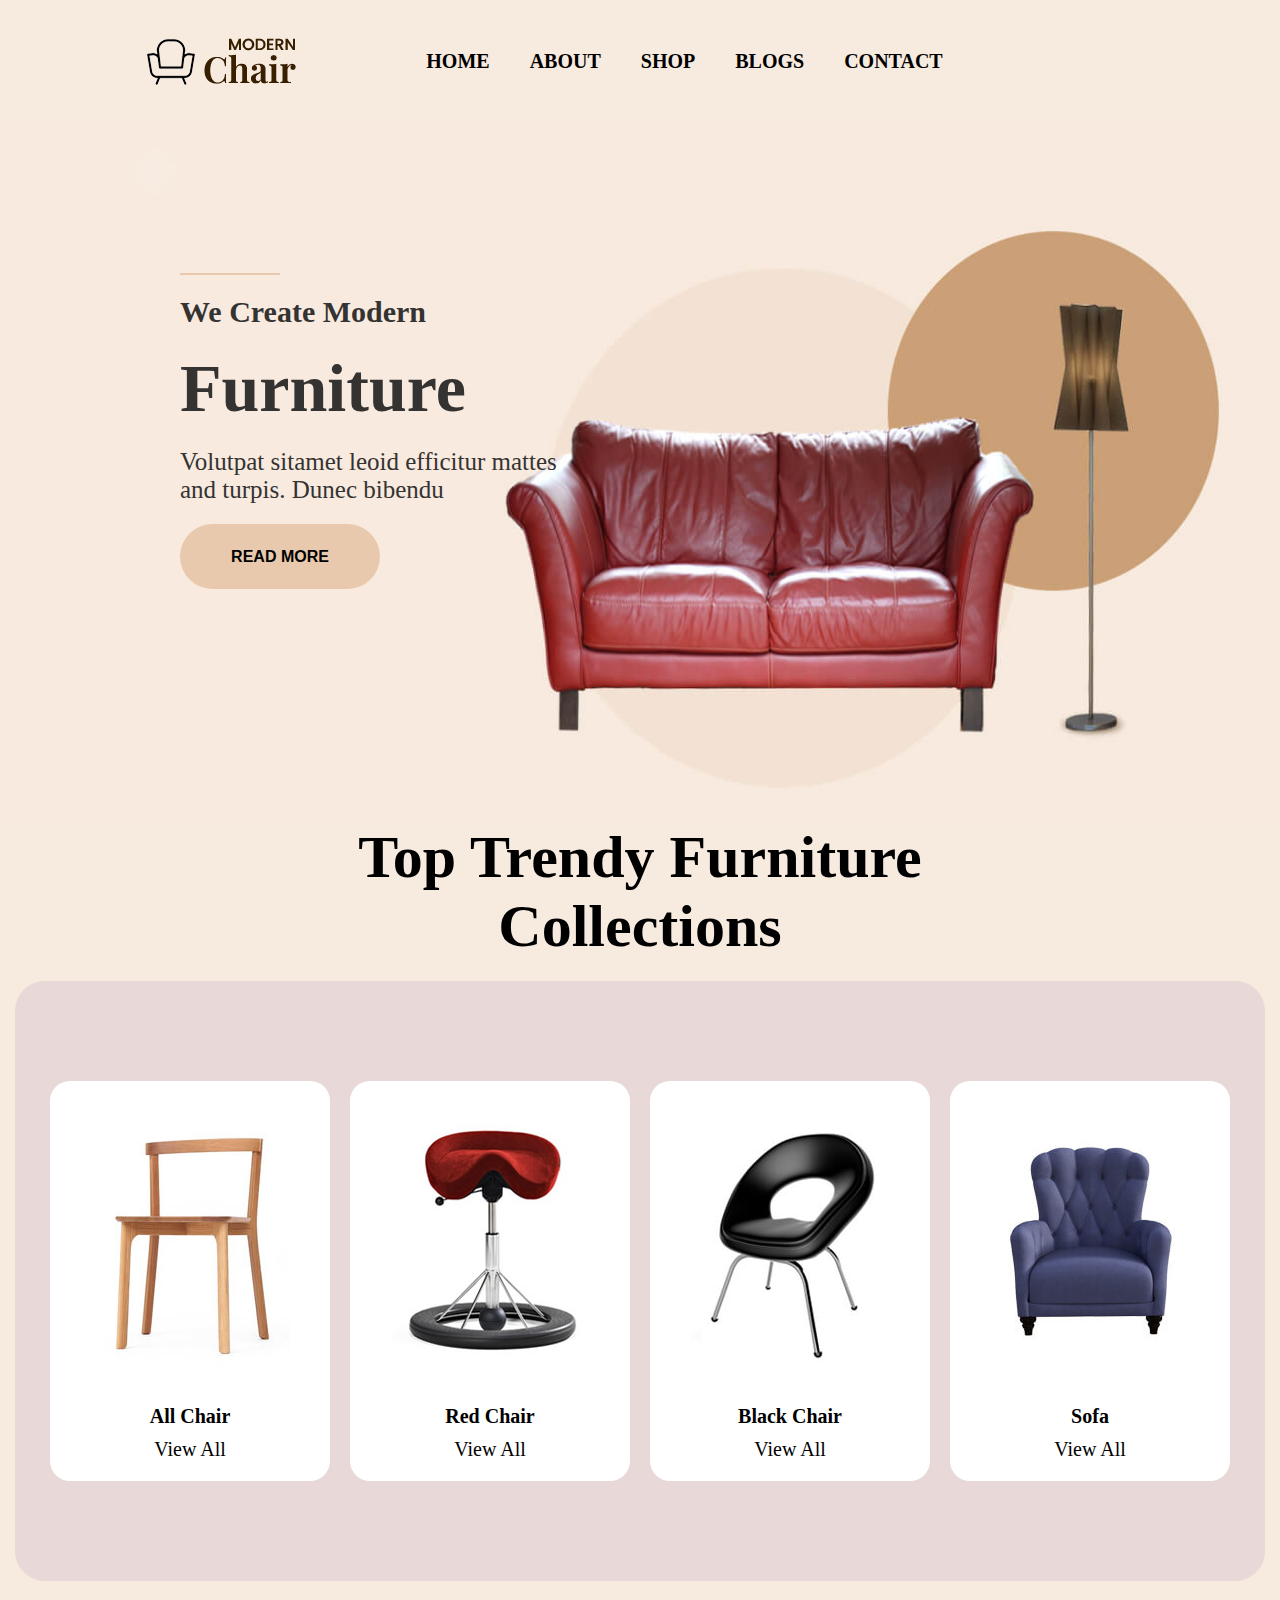
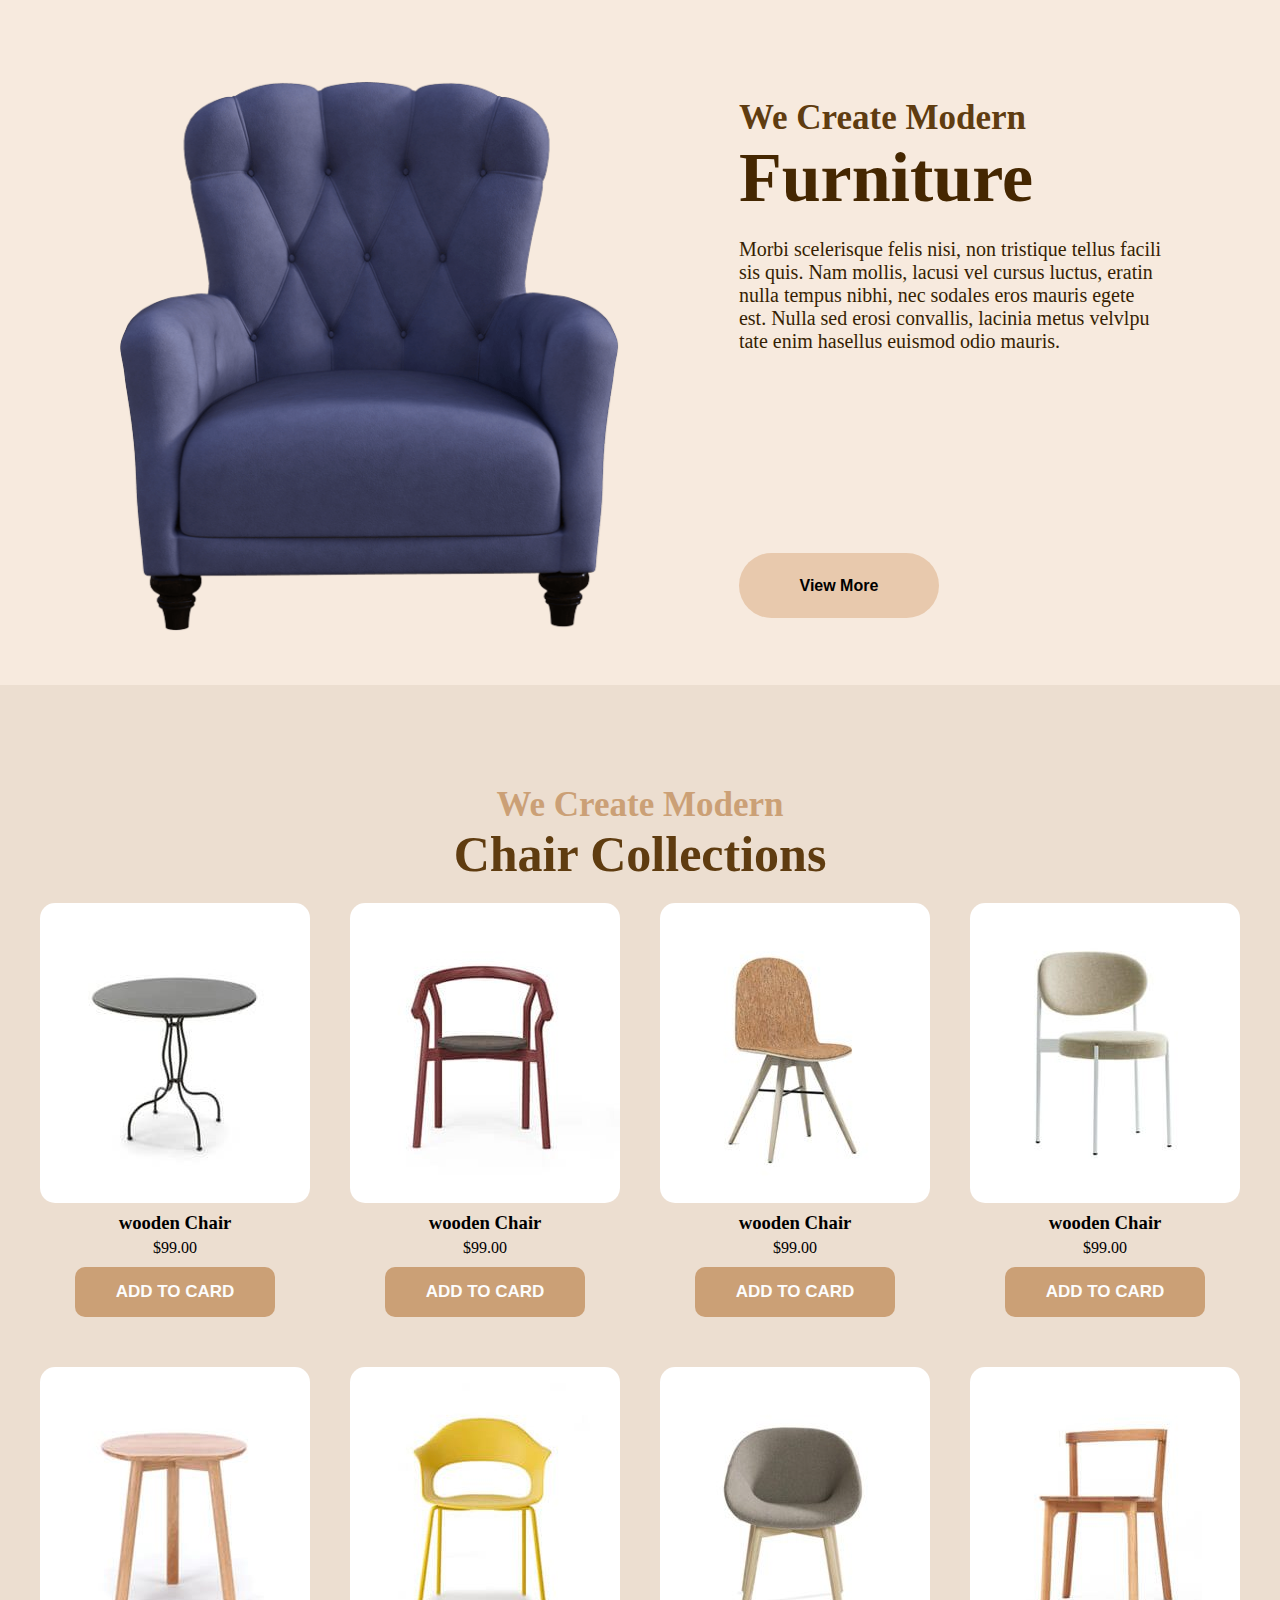
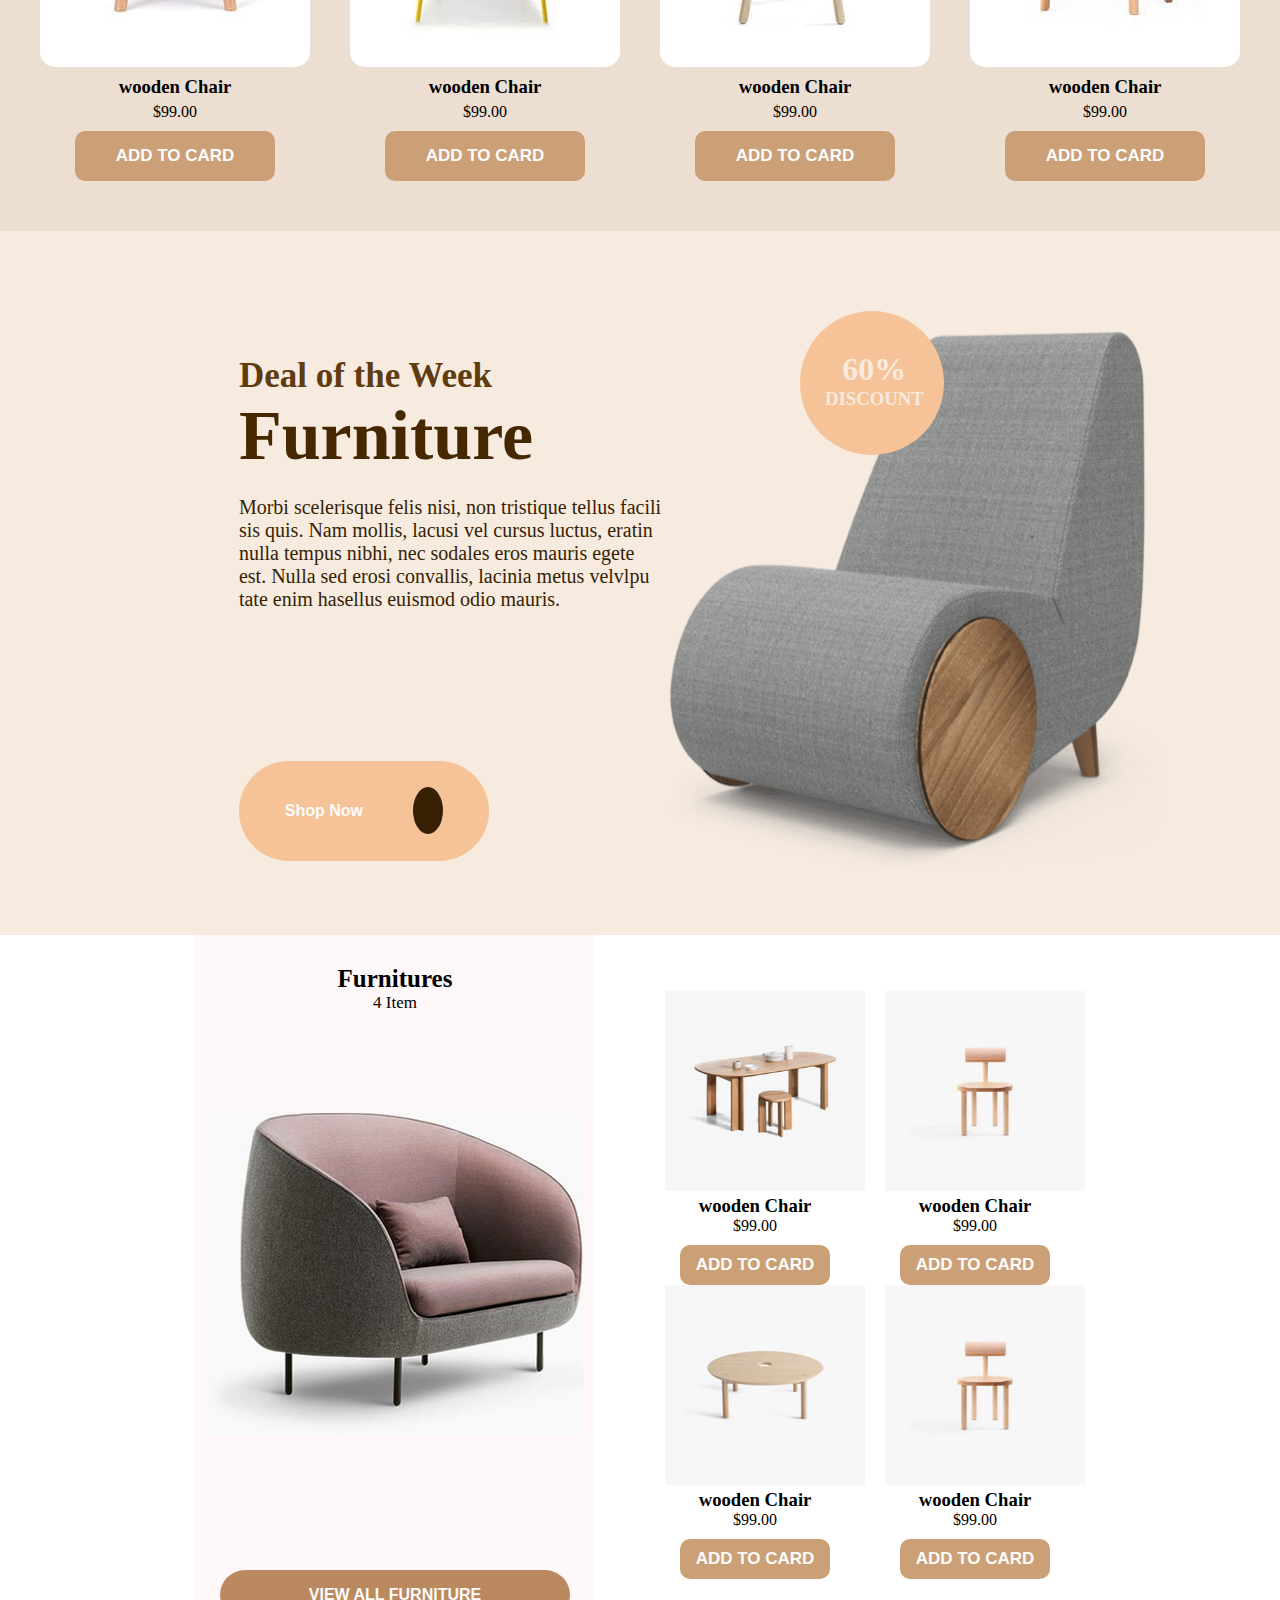
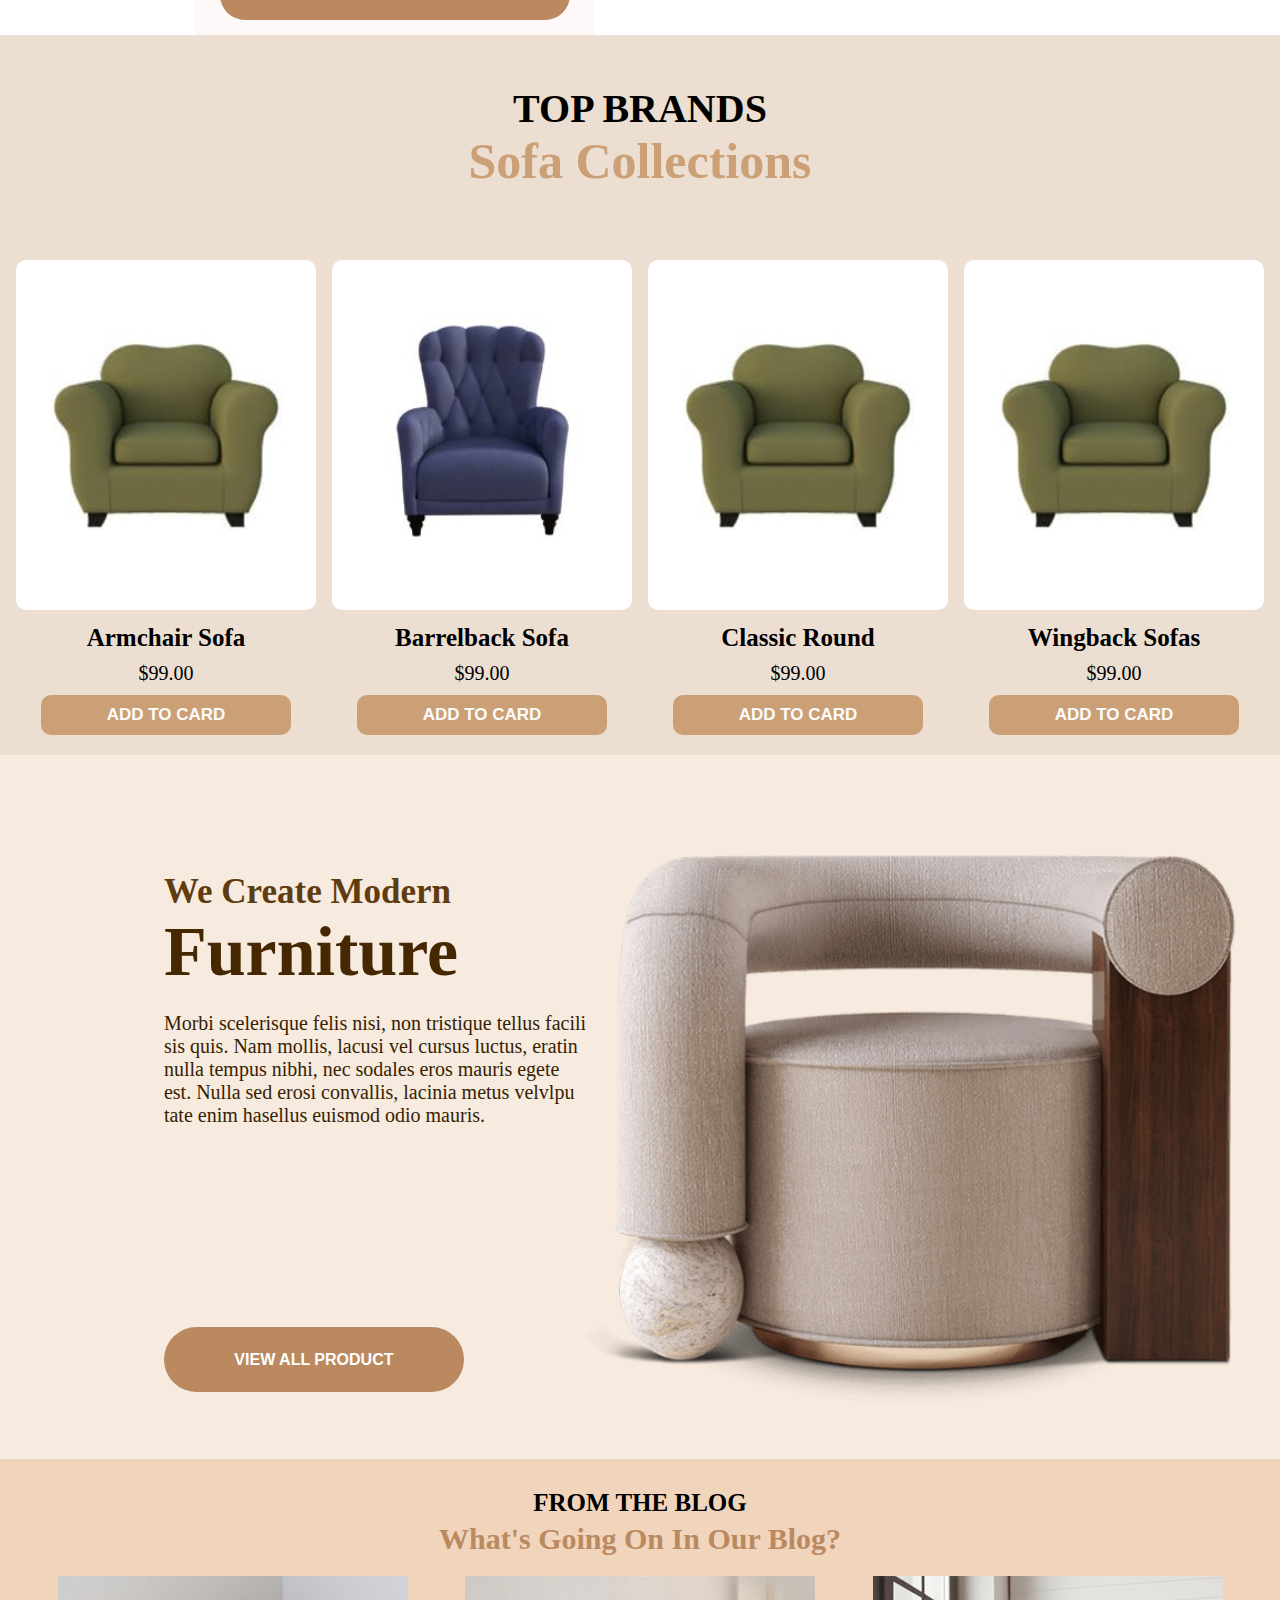
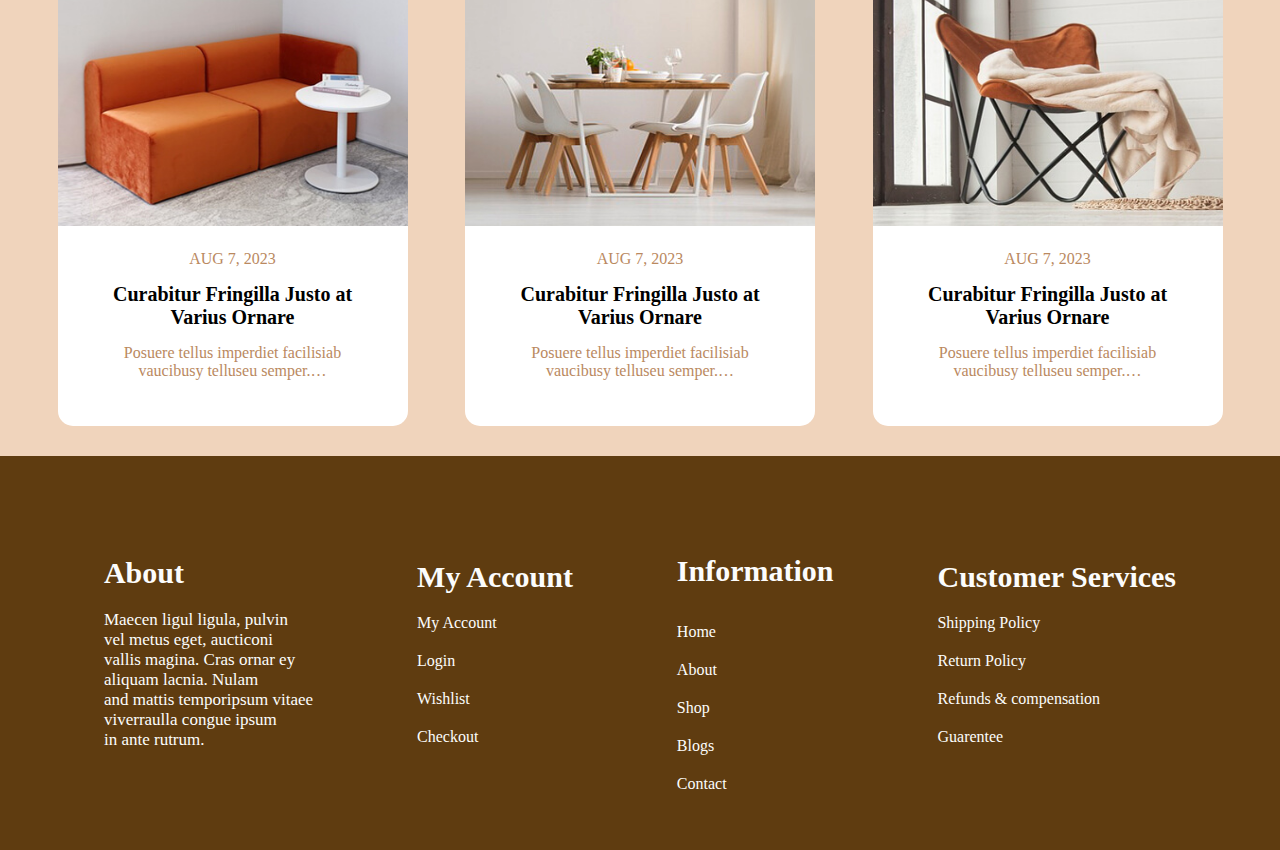
<file: index.html>
<!DOCTYPE html>
<html lang="en">
<head>
    <meta charset="UTF-8">
    <meta name="viewport" content="width=device-width, initial-scale=1.0">
    <title>Document</title>
    <!-- exartanal Css link -->
     <link rel="stylesheet" href="./style.css">
     <!-- font Awsome Cdn link -->
     <link rel="stylesheet" href="https://cdnjs.cloudflare.com/ajax/libs/font-awesome/6.5.2/css/all.min.css" integrity="sha512-SnH5WK+bZxgPHs44uWIX+LLJAJ9/2PkPKZ5QiAj6Ta86w+fsb2TkcmfRyVX3pBnMFcV7oQPJkl9QevSCWr3W6A==" crossorigin="anonymous" referrerpolicy="no-referrer" />
</head>
<body class="body-color">
  <header>
    <nav class="navbar">
      <div class="container"> 
        <div class="navber-navigation">
          <img class="nav-logo" src="./images/logo.png" alt="">
          <ul class="nav-navigation-item"> 
            <li class="nav-item">
              <a class="nav-link active" aria-current="page" href="#">HOME</a>
            </li>
            <li class="nav-item padding-item">
              <a class="nav-link" href="./about.html">ABOUT</a>
            </li>
            <li class="nav-item">
              <a class="nav-link" href="./shop.html">SHOP</a>
            </li>
             <li class="nav-item dropdown padding-item">
              <a class="nav-link dropdown-toggle" href="./contact.html">
                BLOGS
              </a>
              <!-- <i class="fa fa-sort-desc down1" aria-hidden="true"></i> -->
                <!-- <ul class="dropdown-menu">
                <li><a class="dropdown-item" href="#">BLOG LEFT SIDEBER</a></li>
                <li><a class="dropdown-item" href="#">BLOG RIGHT SIDEBER</a></li>
                <li><a class="dropdown-item" href="#">BLOG NO SIDEBER</a></li>
                <li><a class="dropdown-item" href="#">BLOG FULL WIDTH</a></li>
              </ul>
               -->
            </li>
            <li class="nav-item dropdown-co">
              <a class="nav-link dropdown-toggle" href="./blog.html">
                CONTACT
              </a>
              <!-- <i class="fa fa-sort-desc down2" aria-hidden="true"></i> -->
               <!-- <ul class="dropdown-menu1">
                <li><a class="dropdown-item" href="#">CONTACT LAYOUT 1</a></li> 
                <li class="pad-posi"><a class="dropdown-item" href="#">CONTACT LAYOUT 2</a></li>
              </ul>   -->
            </li>
          </ul>
          <div class="social-media">
            <i class="fa-solid fa-magnifying-glass scarch"></i>
            <i class="fa-regular fa-heart heart"></i>
            <i class="fa-solid fa-cart-shopping shop"></i>
          </div>
          <i class="fa-solid fa-bars hamberger"></i>
          </div>
        </div>      
      </div>
    </nav>
  </header>
  <section>
    <div class="container">
      <div class="banner-background">
        <div class="banner-text">
          <hr class="hr">
          <h3>We Create Modern</h3>
          <h2>Furniture</h2>
          <p>Volutpat sitamet leoid efficitur mattes <span>and turpis. Dunec bibendu</span></p>
          <button>READ MORE</button>
        </div>
      </div>
    </div>
  </section>
  <section>
    <div class="container">
      <div class="trendy-sec">
        <h1>Top Trendy Furniture <span>Collections</span> </h1>
        <div class="chair-sec">
          <div class="chair">
            <img src="./images/chair 1.jpg" alt="">
            <h3>All Chair</h3>
            <p>View All</p>
          </div>
          <div class="chair">
            <img src="./images/chair 2.jpg" alt="">
            <h3>Red Chair</h3>
            <p>View All</p>
          </div>
          <div class="chair">
            <img src="./images/chair 3.jpg" alt="">
            <h3>Black Chair</h3>
            <p>View All</p>
          </div>
          <div class="chair">
            <img src="./images/chair 45.jpg" alt="">
            <h3>Sofa</h3>
            <p>View All</p>
          </div>
        </div>
      </div>
    </div>
  </section>
    <section>
      <div class="container">
        <div class="section-2">
          <div class="image-sec2">
            <img src="./images/section2-left-img.png" alt="">
          </div>
          <div class="sec2-text">
            <h3>We Create Modern</h3>
            <h1>Furniture</h1>
            <p>Morbi scelerisque felis nisi, non tristique tellus facili <span>sis quis. Nam mollis, lacusi vel cursus luctus, eratin</span> <span>nulla tempus nibhi, nec sodales eros mauris egete</span> <span>est. Nulla sed erosi convallis, lacinia metus velvlpu</span> tate enim hasellus euismod odio mauris.</p>
            <div class="button-sec2">
              <button>View More</button>
            </div>
          </div>
          
        </div>
      </div>
    </section>
    <section class="sec3-color">
      <div class="container">
        <h3 class="h3">We Create Modern</h3>
          <h2 class="h2">Chair Collections</h2>
        <div class="collection">
          <div class="woodern">
            <img src="./images/product1.jpg" alt="">
            <h3>wooden Chair</h3>
            <p>$99.00</p>
            <button>ADD TO CARD</button>
          </div>
          <div class="woodern">
            <img src="./images/product-2.jpg" alt="">
            <h3>wooden Chair</h3>
            <p>$99.00</p>
            <button>ADD TO CARD</button>
          </div>
          <div class="woodern">
            <img src="./images/product-3.jpg" alt="">
            <h3>wooden Chair</h3>
            <p>$99.00</p>
            <button>ADD TO CARD</button>
          </div>
          <div class="woodern">
            <img src="./images/product-4.jpg" alt="">
            <h3>wooden Chair</h3>
            <p>$99.00</p>
            <button>ADD TO CARD</button>
          </div>
        </div>
        <div class="collection2">
          <div class="woodern">
            <img src="./images/product-5.jpg" alt="">
            <h3>wooden Chair</h3>
            <p>$99.00</p>
            <button>ADD TO CARD</button>
          </div>
          <div class="woodern">
            <img src="./images/product-6.jpg" alt="">
            <h3>wooden Chair</h3>
            <p>$99.00</p>
            <button>ADD TO CARD</button>
          </div>
          <div class="woodern">
            <img src="./images/product-7.jpg" alt="">
            <h3>wooden Chair</h3>
            <p>$99.00</p>
            <button>ADD TO CARD</button>
          </div>
          <div class="woodern">
            <img src="./images/product-8.jpg" alt="">
            <h3>wooden Chair</h3>
            <p>$99.00</p>
            <button>ADD TO CARD</button>
          </div>
        </div>
      </div>
    </section>
    <section>
      <div class="container">
        <div class="section-4">
          <div class="sec4-text">
            <h3>Deal of the Week</h3>
            <h1>Furniture</h1>
            <p>Morbi scelerisque felis nisi, non tristique tellus facili <span>sis quis. Nam mollis, lacusi vel cursus luctus, eratin</span> <span>nulla tempus nibhi, nec sodales eros mauris egete</span> <span>est. Nulla sed erosi convallis, lacinia metus velvlpu</span> tate enim hasellus euismod odio mauris.</p>
            <div class="button-sec4">
              <button>Shop Now <i class="fa-solid fa-angles-right right"></i></button>
              
            </div>
          </div>
          <div class="image-sec4">
            <img src="./images/section4-right.png" alt="">
          </div>
          <div class="podition">
            <h1>60%</h1>
            <h3>DISCOUNT</h3>
          </div>
        </div>
      </div>
    </section>
    <section>
      <div class="container">
        <div class="furniture">
          <div class="furni1">
            <h2>Furnitures</h2>
            <p>4 Item</p>
            <img src="./images/section5.jpg" alt="">
            <div class="sec5">
              <button>VIEW ALL FURNITURE</button>
            </div>
          </div>
          <div class="furni2">
            <div class="div1">
              <div class="Furniture1">
                <img src="./images/wooden-chair-product-1.jpg" alt="">
                <h3>wooden Chair</h3>
                <p>$99.00</p>
                <button>ADD TO CARD</button>
              </div>
              <div class="Furniture1">
                <img src="./images/wooden-chair-product-3.jpg" alt="">
                <h3>wooden Chair</h3>
                <p>$99.00</p>
                <button>ADD TO CARD</button>
              </div>
            </div>
            <div class="div1">
              <div class="Furniture1">
                <img src="./images/wooden-chair-product-2.jpg" alt="">
                <h3>wooden Chair</h3>
                <p>$99.00</p>
                <button>ADD TO CARD</button>
              </div>
              <div class="Furniture1">
                <img src="./images/wooden-chair-product-3.jpg" alt="">
                <h3>wooden Chair</h3>
                <p>$99.00</p>
                <button>ADD TO CARD</button>
              </div>
            </div>
            
          </div>
        </div>
      </div>
    </section>
    <section>
      <div class="container">
        <div class="sofa-collection">
          <h3>TOP BRANDS</h3>
          <h2>Sofa Collections</h2>
          <div class="sofa-div">
            <div class="sofa-div1">
              <img src="./images/sofa.jpg" alt="">
              <h4>Armchair Sofa</h4>
              <p>$99.00</p>
              <button>ADD TO CARD</button>
            </div>
            <div class="sofa-div1">
              <img src="./images/sofa2.jpg" alt="">
              <h4>Barrelback Sofa</h4>
              <p>$99.00</p>
              <button>ADD TO CARD</button>
            </div>
            <div class="sofa-div1">
              <img src="./images/sofa.jpg" alt="">
              <h4>Classic Round</h4>
              <p>$99.00</p>
              <button>ADD TO CARD</button>
            </div>
            <div class="sofa-div1">
              <img src="./images/sofa.jpg" alt="">
              <h4>Wingback Sofas</h4>
              <p>$99.00</p>
              <button>ADD TO CARD</button>
            </div>
          </div>
        </div>
      </div>
    </section>
    <section>
      <div class="container">
        <div class="section-7">
          <div class="sec7-text">
            <h3>We Create Modern</h3>
            <h1>Furniture</h1>
            <p>Morbi scelerisque felis nisi, non tristique tellus facili <span>sis quis. Nam mollis, lacusi vel cursus luctus, eratin</span> <span>nulla tempus nibhi, nec sodales eros mauris egete</span> <span>est. Nulla sed erosi convallis, lacinia metus velvlpu</span> tate enim hasellus euismod odio mauris.</p>
            <div class="button-sec7">
              <button>VIEW ALL PRODUCT</button>
            </div>
          </div>
          <div class="image-sec7">
            <img src="./images/section 7 img.png" alt="">
          </div>
          
        </div>
      </div>
    </section>
    <section class="sec-8">
      <div class="container">
        <div class="blog-sec">
          <h3>FROM THE BLOG</h3>
          <h2>What's Going On In Our Blog?</h2>
          <div class="blog-main">
            <div class="blog-div">
              <img src="./images/post-img3.jpg" alt="">
              <p>AUG 7, 2023</p>
              <h3>Curabitur Fringilla Justo at <span>Varius Ornare</span></h3>
              <p>Posuere tellus imperdiet facilisiab <span>vaucibusy telluseu semper.…</span></p>
            </div>
            <div class="blog-div">
              <img src="./images/post-img2.jpg" alt="">
              <p>AUG 7, 2023</p>
              <h3>Curabitur Fringilla Justo at <span>Varius Ornare</span></h3>
              <p>Posuere tellus imperdiet facilisiab <span>vaucibusy telluseu semper.…</span></p>
            </div>
            <div class="blog-div">
              <img src="./images/post-img1.jpg" alt="">
              <p>AUG 7, 2023</p>
              <h3>Curabitur Fringilla Justo at <span>Varius Ornare</span></h3>
              <p>Posuere tellus imperdiet facilisiab <span>vaucibusy telluseu semper.…</span></p>
            </div>
          </div>
        </div>
      </div>
    </section>
    <section class="footer">
      <div class="container">
        <div class="footer-sec">
          <div class="footer-div">
            <h3>About</h3>
            <p>Maecen ligul ligula, pulvin <span>vel metus eget, aucticoni</span>vallis magina. Cras ornar ey  <span>aliquam lacnia. Nulam</span>and mattis temporipsum vitaee <span>viverraulla congue ipsum </span>in ante rutrum.</p>
          </div>
          <div class="footer-div1">
            <h3>My Account</h3>
            <div class="fot">
              <i class="fa-solid fa-greater-than than"></i>
              <p>My Account</p>
            </div>
            <div class="fot">
              <i class="fa-solid fa-greater-than than"></i>
              <p>Login</p>
            </div>
            <div class="fot">
              <i class="fa-solid fa-greater-than than"></i>
              <p>Wishlist</p>
            </div>
            <div class="fot">
              <i class="fa-solid fa-greater-than than"></i>
              <p>Checkout</p>
            </div>
            
          </div>
          <div class="footer-div2">
            <h3>Information</h3>
            <div class="fot">
              <i class="fa-solid fa-greater-than than"></i>
              <!-- <p>About Us</p> -->
               <a class="footer-color" href="./index.html">Home</a>
            </div>
            <div class="fot">
              <i class="fa-solid fa-greater-than than"></i>
              <!-- <p>Careers</p> -->
              <a class="footer-color" href="./about.html">About</a>
            </div>
            <div class="fot">
              <i class="fa-solid fa-greater-than than"></i>
              <a class="footer-color" href="./shop.html">Shop</a>
            </div>
            <div class="fot">
              <i class="fa-solid fa-greater-than than"></i>
             <a class="footer-color" href="./contact.html">Blogs</a>
            </div>
            <div class="fot">
              <i class="fa-solid fa-greater-than than"></i>
              <a class="footer-color" href="./blog.html">Contact</a>
            </div>
          </div>
          <div class="footer-div3">
            <h3>Customer Services</h3>
            <div class="fot">
              <i class="fa-solid fa-greater-than than"></i>
              <p>Shipping Policy</p>
            </div>
            <div class="fot">
              <i class="fa-solid fa-greater-than than"></i>
              <p>Return Policy</p>
            </div>
            <div class="fot">
              <i class="fa-solid fa-greater-than than"></i>
              <p>Refunds & compensation</p>
            </div>
            <div class="fot">
              <i class="fa-solid fa-greater-than than"></i>
              <p>Guarentee</p>
            </div>
          </div>
        </div>
      </div>
    </section>
    <!--external js cdn link  -->
    <script src="https://ajax.googleapis.com/ajax/libs/jquery/3.7.1/jquery.min.js"></script>
  <!-- external js -->
   <script src="./script.js"></script>
</body>
</html>
</file>
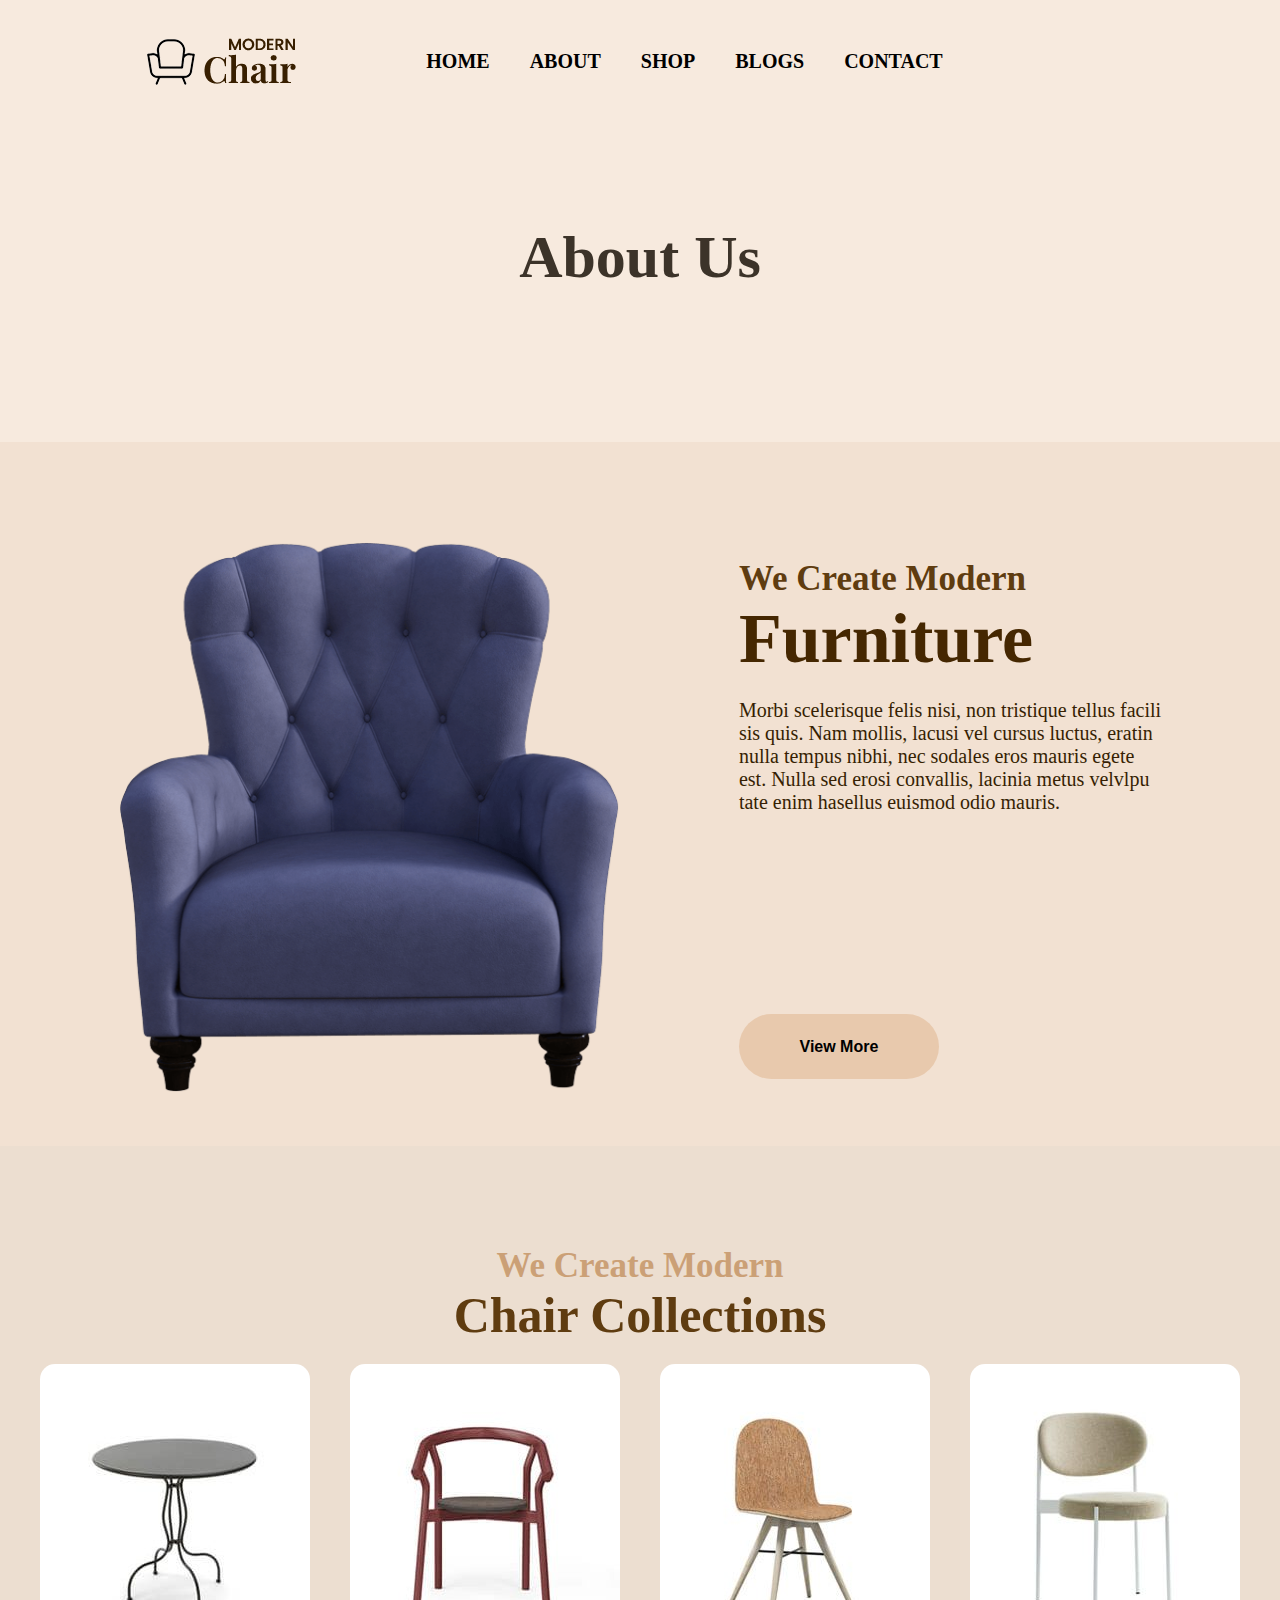
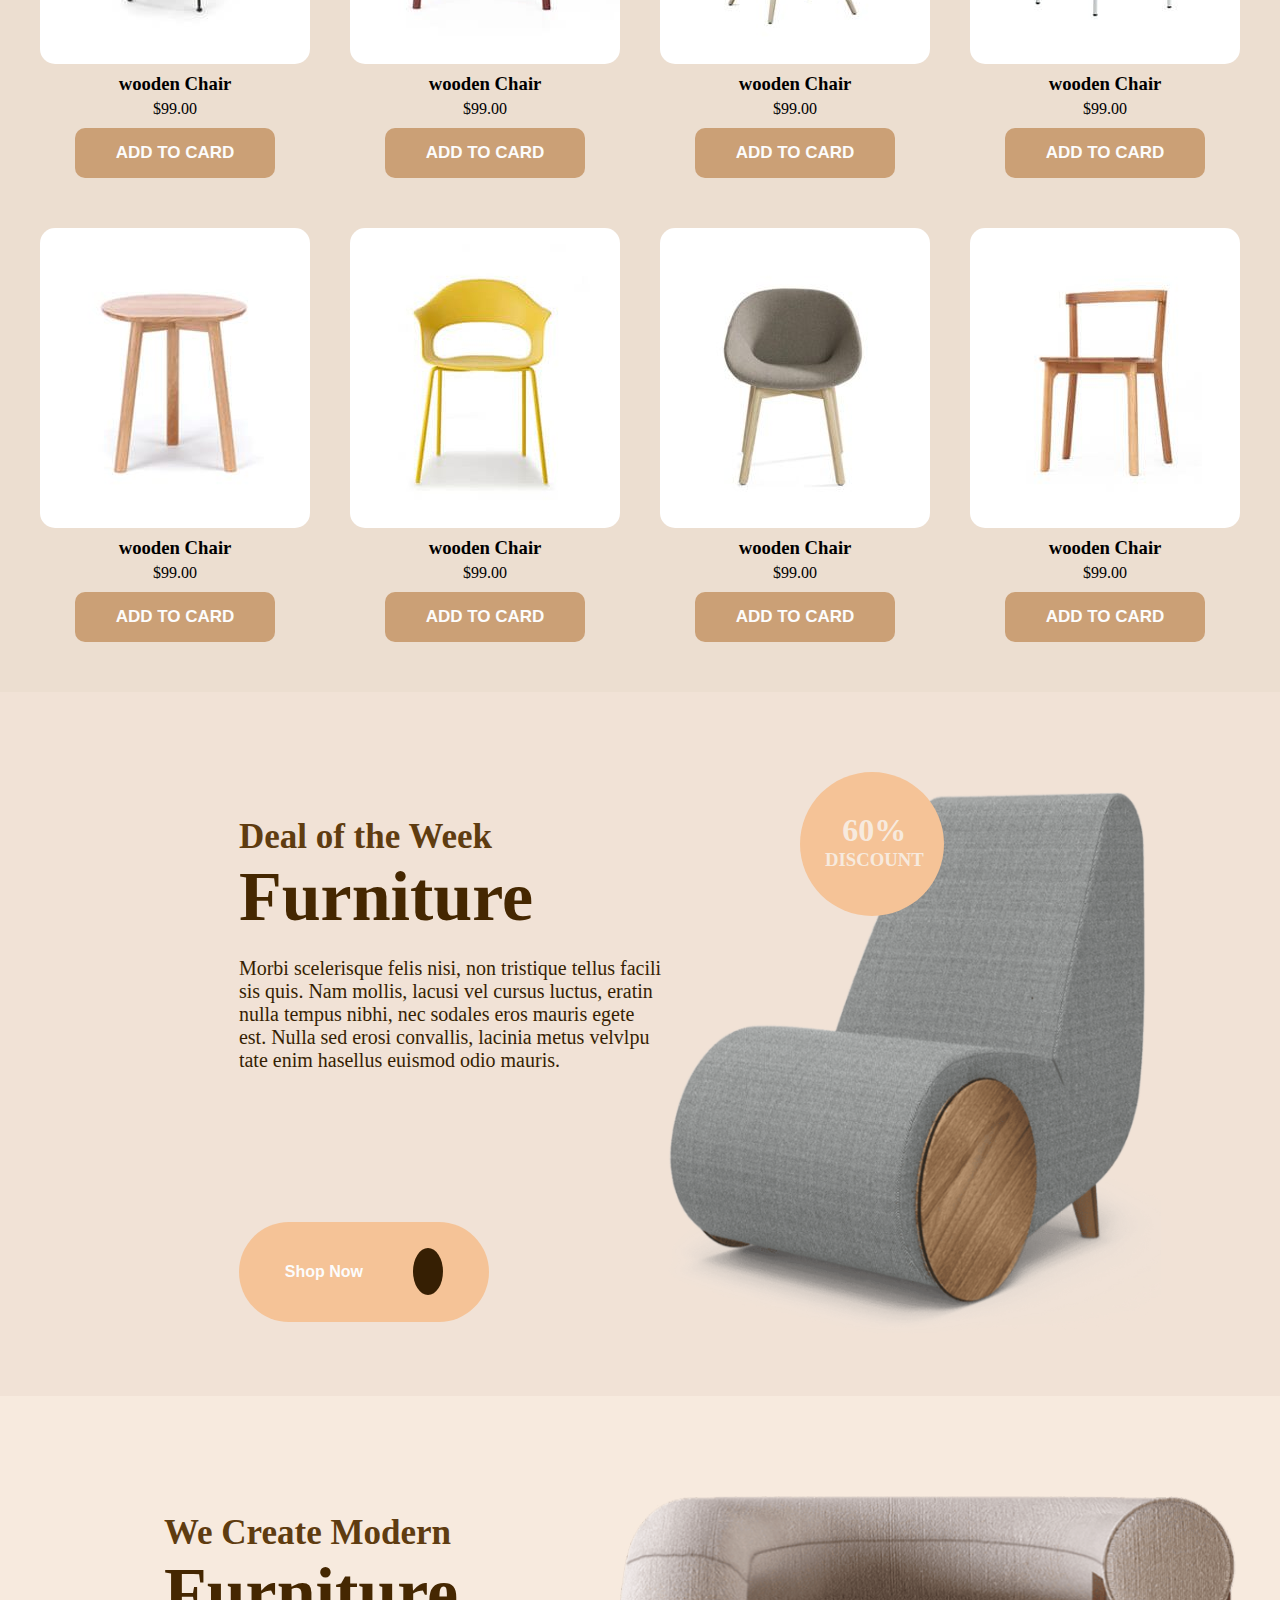
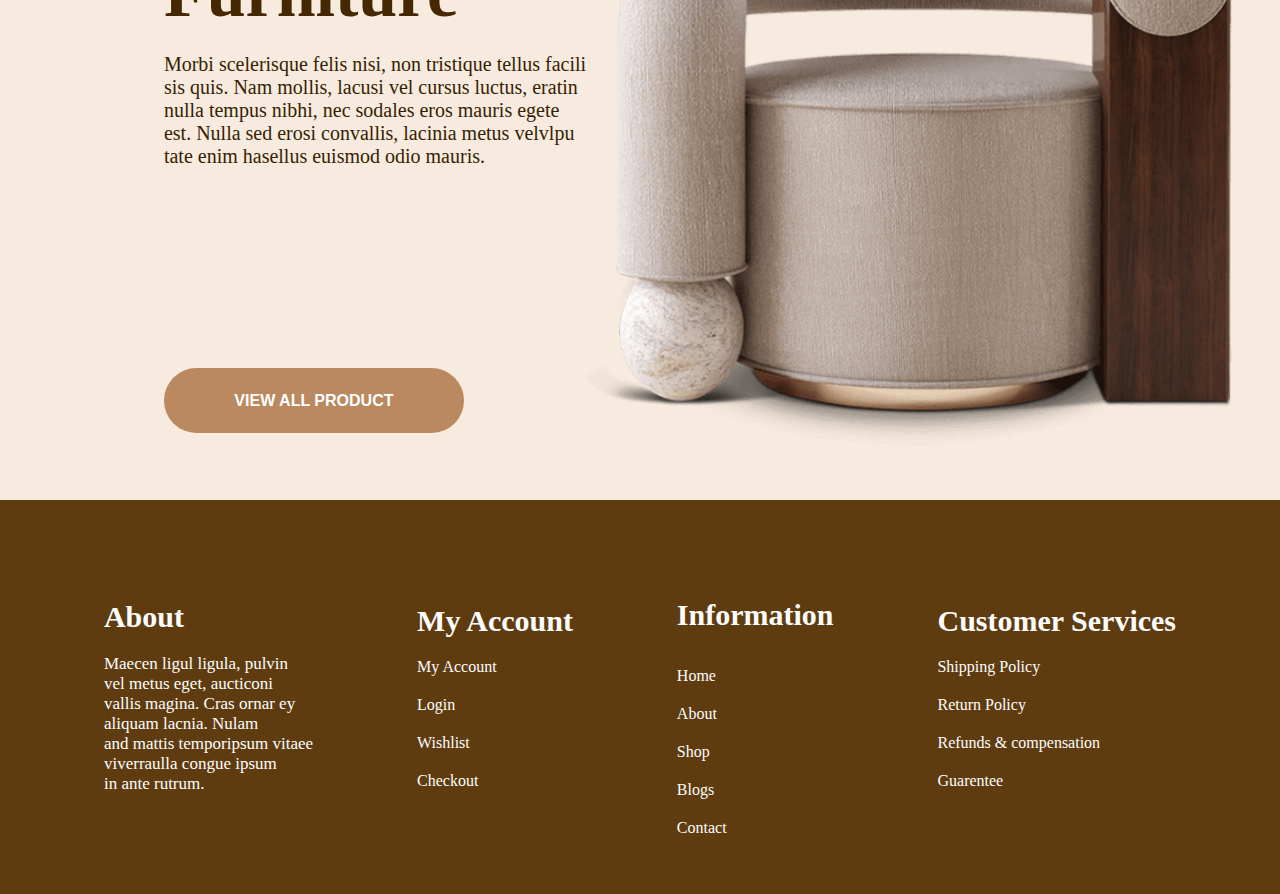
<file: about.html>
<!DOCTYPE html>
<html lang="en">
<head>
    <meta charset="UTF-8">
    <meta name="viewport" content="width=device-width, initial-scale=1.0">
    <title>Document</title>
    <!-- coustom css link -->
     <link rel="stylesheet" href="./about.css">
     <!-- font Awsome Cdn link -->
     <link rel="stylesheet" href="https://cdnjs.cloudflare.com/ajax/libs/font-awesome/6.5.2/css/all.min.css" integrity="sha512-SnH5WK+bZxgPHs44uWIX+LLJAJ9/2PkPKZ5QiAj6Ta86w+fsb2TkcmfRyVX3pBnMFcV7oQPJkl9QevSCWr3W6A==" crossorigin="anonymous" referrerpolicy="no-referrer" />
</head>
<body>
  <header>
    <nav class="navbar">
      <div class="container"> 
        <div class="navber-navigation">
          <img class="nav-logo" src="./images/logo.png" alt="">
          <ul class="nav-navigation-item"> 
            <li class="nav-item">
              <a class="nav-link active" aria-current="page" href="./index.html">HOME</a>
            </li>
            <li class="nav-item padding-item">
              <a class="nav-link" href="./about.html">ABOUT</a>
            </li>
            <li class="nav-item">
              <a class="nav-link" href="./shop.html">SHOP</a>
            </li>
             <li class="nav-item dropdown padding-item">
              <a class="nav-link dropdown-toggle" href="./contact.html">
                BLOGS
              </a>
              <!-- <i class="fa fa-sort-desc down1" aria-hidden="true"></i> -->
                <!-- <ul class="dropdown-menu">
                <li><a class="dropdown-item" href="#">BLOG LEFT SIDEBER</a></li>
                <li><a class="dropdown-item" href="#">BLOG RIGHT SIDEBER</a></li>
                <li><a class="dropdown-item" href="#">BLOG NO SIDEBER</a></li>
                <li><a class="dropdown-item" href="#">BLOG FULL WIDTH</a></li>
              </ul>
               -->
            </li>
            <li class="nav-item dropdown-co">
              <a class="nav-link dropdown-toggle" href="./blog.html">
                CONTACT
              </a>
              <!-- <i class="fa fa-sort-desc down2" aria-hidden="true"></i> -->
               <!-- <ul class="dropdown-menu1">
                <li><a class="dropdown-item" href="#">CONTACT LAYOUT 1</a></li> 
                <li class="pad-posi"><a class="dropdown-item" href="#">CONTACT LAYOUT 2</a></li>
              </ul>   -->
            </li>
          </ul>
          <div class="social-media">
            <i class="fa-solid fa-magnifying-glass scarch"></i>
            <i class="fa-regular fa-heart heart"></i>
            <i class="fa-solid fa-cart-shopping shop"></i>
          </div>
          <i class="fa-solid fa-bars hamberger"></i>
          </div>
        </div>      
      </div>
    </nav>
  </header>
    <section>
        <div class="container">
            <div class="about-sec">
                <h2>About Us</h2>
            </div>
        </div>
    </section>
    <section class="section2">
        <div class="container">
          <div class="section-2">
            <div class="image-sec2">
              <img src="./images/section2-left-img.png" alt="">
            </div>
            <div class="sec2-text">
              <h3>We Create Modern</h3>
              <h1>Furniture</h1>
              <p>Morbi scelerisque felis nisi, non tristique tellus facili <span>sis quis. Nam mollis, lacusi vel cursus luctus, eratin</span> <span>nulla tempus nibhi, nec sodales eros mauris egete</span> <span>est. Nulla sed erosi convallis, lacinia metus velvlpu</span> tate enim hasellus euismod odio mauris.</p>
              <div class="button-sec2">
                <button>View More</button>
              </div>
            </div>
            
          </div>
        </div>
      </section>
      <section class="sec3-color">
        <div class="container">
          <h3 class="h3">We Create Modern</h3>
            <h2 class="h2">Chair Collections</h2>
          <div class="collection">
            <div class="woodern">
              <img src="./images/product1.jpg" alt="">
              <h3>wooden Chair</h3>
              <p>$99.00</p>
              <button>ADD TO CARD</button>
            </div>
            <div class="woodern">
              <img src="./images/product-2.jpg" alt="">
              <h3>wooden Chair</h3>
              <p>$99.00</p>
              <button>ADD TO CARD</button>
            </div>
            <div class="woodern">
              <img src="./images/product-3.jpg" alt="">
              <h3>wooden Chair</h3>
              <p>$99.00</p>
              <button>ADD TO CARD</button>
            </div>
            <div class="woodern">
              <img src="./images/product-4.jpg" alt="">
              <h3>wooden Chair</h3>
              <p>$99.00</p>
              <button>ADD TO CARD</button>
            </div>
          </div>
          <div class="collection2">
            <div class="woodern">
              <img src="./images/product-5.jpg" alt="">
              <h3>wooden Chair</h3>
              <p>$99.00</p>
              <button>ADD TO CARD</button>
            </div>
            <div class="woodern">
              <img src="./images/product-6.jpg" alt="">
              <h3>wooden Chair</h3>
              <p>$99.00</p>
              <button>ADD TO CARD</button>
            </div>
            <div class="woodern">
              <img src="./images/product-7.jpg" alt="">
              <h3>wooden Chair</h3>
              <p>$99.00</p>
              <button>ADD TO CARD</button>
            </div>
            <div class="woodern">
              <img src="./images/product-8.jpg" alt="">
              <h3>wooden Chair</h3>
              <p>$99.00</p>
              <button>ADD TO CARD</button>
            </div>
          </div>
        </div>
      </section>
      <section class="section4">
        <div class="container">
          <div class="section-4">
            <div class="sec4-text">
              <h3>Deal of the Week</h3>
              <h1>Furniture</h1>
              <p>Morbi scelerisque felis nisi, non tristique tellus facili <span>sis quis. Nam mollis, lacusi vel cursus luctus, eratin</span> <span>nulla tempus nibhi, nec sodales eros mauris egete</span> <span>est. Nulla sed erosi convallis, lacinia metus velvlpu</span> tate enim hasellus euismod odio mauris.</p>
              <div class="button-sec4">
                <button>Shop Now <i class="fa-solid fa-angles-right right"></i></button>
                
              </div>
            </div>
            <div class="image-sec4">
              <img src="./images/section4-right.png" alt="">
            </div>
            <div class="podition">
              <h1>60%</h1>
              <h3>DISCOUNT</h3>
            </div>
          </div>
        </div>
      </section>
      <section>
        <div class="container">
          <div class="section-7">
            <div class="sec7-text">
              <h3>We Create Modern</h3>
              <h1>Furniture</h1>
              <p>Morbi scelerisque felis nisi, non tristique tellus facili <span>sis quis. Nam mollis, lacusi vel cursus luctus, eratin</span> <span>nulla tempus nibhi, nec sodales eros mauris egete</span> <span>est. Nulla sed erosi convallis, lacinia metus velvlpu</span> tate enim hasellus euismod odio mauris.</p>
              <div class="button-sec7">
                <button>VIEW ALL PRODUCT</button>
              </div>
            </div>
            <div class="image-sec7">
              <img src="./images/section 7 img.png" alt="">
            </div>
            
          </div>
        </div>
      </section>
      <section class="footer">
        <div class="container">
          <div class="footer-sec">
            <div class="footer-div">
              <h3>About</h3>
              <p>Maecen ligul ligula, pulvin <span>vel metus eget, aucticoni</span>vallis magina. Cras ornar ey  <span>aliquam lacnia. Nulam</span>and mattis temporipsum vitaee <span>viverraulla congue ipsum </span>in ante rutrum.</p>
            </div>
            <div class="footer-div1">
              <h3>My Account</h3>
              <div class="fot">
                <i class="fa-solid fa-greater-than than"></i>
                <p>My Account</p>
              </div>
              <div class="fot">
                <i class="fa-solid fa-greater-than than"></i>
                <p>Login</p>
              </div>
              <div class="fot">
                <i class="fa-solid fa-greater-than than"></i>
                <p>Wishlist</p>
              </div>
              <div class="fot">
                <i class="fa-solid fa-greater-than than"></i>
                <p>Checkout</p>
              </div>
              
            </div>
            <div class="footer-div2">
              <h3>Information</h3>
              <div class="fot">
                <i class="fa-solid fa-greater-than than"></i>
                <!-- <p>About Us</p> -->
                 <a class="footer-color" href="">Home</a>
              </div>
              <div class="fot">
                <i class="fa-solid fa-greater-than than"></i>
                <!-- <p>Careers</p> -->
                <a class="footer-color" href="./index.html">About</a>
              </div>
              <div class="fot">
                <i class="fa-solid fa-greater-than than"></i>
                <a class="footer-color" href="./shop.html">Shop</a>
              </div>
              <div class="fot">
                <i class="fa-solid fa-greater-than than"></i>
               <a class="footer-color" href="./contact.html">Blogs</a>
              </div>
              <div class="fot">
                <i class="fa-solid fa-greater-than than"></i>
                <a class="footer-color" href="./blog.html">Contact</a>
              </div>
            </div>
            <div class="footer-div3">
              <h3>Customer Services</h3>
              <div class="fot">
                <i class="fa-solid fa-greater-than than"></i>
                <p>Shipping Policy</p>
              </div>
              <div class="fot">
                <i class="fa-solid fa-greater-than than"></i>
                <p>Return Policy</p>
              </div>
              <div class="fot">
                <i class="fa-solid fa-greater-than than"></i>
                <p>Refunds & compensation</p>
              </div>
              <div class="fot">
                <i class="fa-solid fa-greater-than than"></i>
                <p>Guarentee</p>
              </div>
            </div>
          </div>
        </div>
      </section>
       <!--external js cdn link  -->
    <script src="https://ajax.googleapis.com/ajax/libs/jquery/3.7.1/jquery.min.js"></script>
      <script src="./about.js"></script>
</body>
</html>
</file>
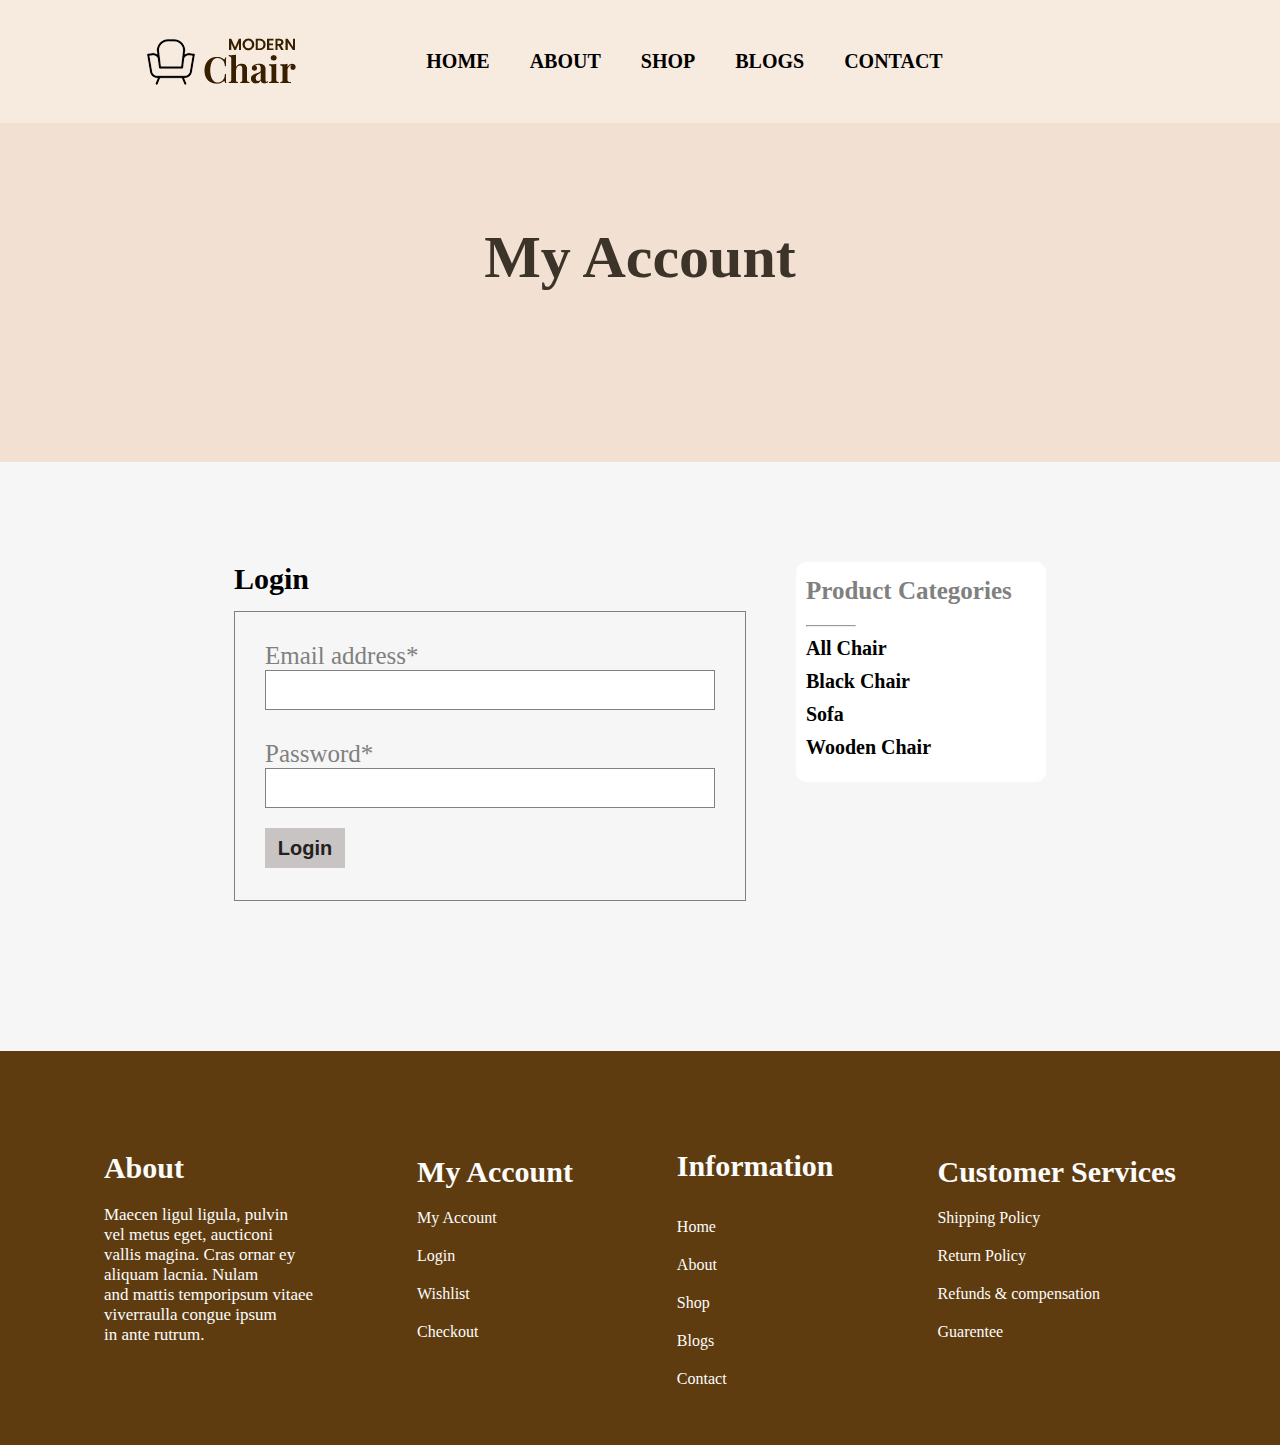
<file: blog.html>
<!DOCTYPE html>
<html lang="en">
<head>
    <meta charset="UTF-8">
    <meta name="viewport" content="width=device-width, initial-scale=1.0">
    <title>Document</title>
    <!-- coustom css link -->
     <link rel="stylesheet" href="./blog.css">
    <!-- font Awsome Cdn link -->
    <link rel="stylesheet" href="https://cdnjs.cloudflare.com/ajax/libs/font-awesome/6.5.2/css/all.min.css" integrity="sha512-SnH5WK+bZxgPHs44uWIX+LLJAJ9/2PkPKZ5QiAj6Ta86w+fsb2TkcmfRyVX3pBnMFcV7oQPJkl9QevSCWr3W6A==" crossorigin="anonymous" referrerpolicy="no-referrer" />
</head>
<body>
    <header>
        <nav class="navbar">
          <div class="container"> 
            <div class="navber-navigation">
              <img class="nav-logo" src="./images/logo.png" alt="">
              <ul class="nav-navigation-item"> 
                <li class="nav-item">
                  <a class="nav-link active" aria-current="page" href="./index.html">HOME</a>
                </li>
                <li class="nav-item padding-item">
                  <a class="nav-link" href="./about.html">ABOUT</a>
                </li>
                <li class="nav-item">
                  <a class="nav-link" href="./shop.html">SHOP</a>
                </li>
                 <li class="nav-item dropdown padding-item">
                  <a class="nav-link dropdown-toggle" href="./contact.html">
                    BLOGS
                  </a>
                  <!-- <i class="fa fa-sort-desc down1" aria-hidden="true"></i> -->
                    <!-- <ul class="dropdown-menu">
                    <li><a class="dropdown-item" href="#">BLOG LEFT SIDEBER</a></li>
                    <li><a class="dropdown-item" href="#">BLOG RIGHT SIDEBER</a></li>
                    <li><a class="dropdown-item" href="#">BLOG NO SIDEBER</a></li>
                    <li><a class="dropdown-item" href="#">BLOG FULL WIDTH</a></li>
                  </ul>
                   -->
                </li>
                <li class="nav-item dropdown-co">
                  <a class="nav-link dropdown-toggle" href="./blog.html">
                    CONTACT
                  </a>
                  <!-- <i class="fa fa-sort-desc down2" aria-hidden="true"></i> -->
                   <!-- <ul class="dropdown-menu1">
                    <li><a class="dropdown-item" href="#">CONTACT LAYOUT 1</a></li> 
                    <li class="pad-posi"><a class="dropdown-item" href="#">CONTACT LAYOUT 2</a></li>
                  </ul>   -->
                </li>
              </ul>
              <div class="social-media">
                <i class="fa-solid fa-magnifying-glass scarch"></i>
                <i class="fa-regular fa-heart heart"></i>
                <i class="fa-solid fa-cart-shopping shop"></i>
              </div>
              <i class="fa-solid fa-bars hamberger"></i>
              </div>
            </div>      
          </div>
        </nav>
      </header>
     <section class="section1">
            <div class="container">
                <div class="about-sec">
                    <h2>My Account</h2>
                </div>
            </div>
      </section>
      <section class="section2">
        
        <div class="form-main">
            <h2>Login</h2>
            <fieldset class="field-set">
                <form action="">
                    <div class="form-padding">
                        <label class="lablefor" for="">Email address*</label>
                        <input class="con-in" type="email"> 
                    </div>
                    <div class="form-padding1">
                        <label class="lablefor" for="">Password*</label>
                        <input class="con-in" type="password" name="" id="">
                    </div>
                    <input class="login" type="submit" value="Login">
                </form>
            </fieldset>
        </div>
        <div class="product-categories">
            <h3>Product Categories</h3>
            <hr>
            <p>All Chair</p>
            <p>Black Chair</p>
            <p>Sofa</p>
            <p>Wooden Chair</p>
        </div>
        
      </section>
      <section class="footer">
        <div class="container">
          <div class="footer-sec">
            <div class="footer-div">
              <h3>About</h3>
              <p>Maecen ligul ligula, pulvin <span>vel metus eget, aucticoni</span>vallis magina. Cras ornar ey  <span>aliquam lacnia. Nulam</span>and mattis temporipsum vitaee <span>viverraulla congue ipsum </span>in ante rutrum.</p>
            </div>
            <div class="footer-div1">
              <h3>My Account</h3>
              <div class="fot">
                <i class="fa-solid fa-greater-than than"></i>
                <p>My Account</p>
              </div>
              <div class="fot">
                <i class="fa-solid fa-greater-than than"></i>
                <p>Login</p>
              </div>
              <div class="fot">
                <i class="fa-solid fa-greater-than than"></i>
                <p>Wishlist</p>
              </div>
              <div class="fot">
                <i class="fa-solid fa-greater-than than"></i>
                <p>Checkout</p>
              </div>
              
            </div>
            <div class="footer-div2">
              <h3>Information</h3>
              <div class="fot">
                <i class="fa-solid fa-greater-than than"></i>
                <!-- <p>About Us</p> -->
                 <a class="footer-color" href="">Home</a>
              </div>
              <div class="fot">
                <i class="fa-solid fa-greater-than than"></i>
                <!-- <p>Careers</p> -->
                <a class="footer-color" href="">About</a>
              </div>
              <div class="fot">
                <i class="fa-solid fa-greater-than than"></i>
                <a class="footer-color" href="">Shop</a>
              </div>
              <div class="fot">
                <i class="fa-solid fa-greater-than than"></i>
               <a class="footer-color" href="">Blogs</a>
              </div>
              <div class="fot">
                <i class="fa-solid fa-greater-than than"></i>
                <a class="footer-color" href="">Contact</a>
              </div>
            </div>
            <div class="footer-div3">
              <h3>Customer Services</h3>
              <div class="fot">
                <i class="fa-solid fa-greater-than than"></i>
                <p>Shipping Policy</p>
              </div>
              <div class="fot">
                <i class="fa-solid fa-greater-than than"></i>
                <p>Return Policy</p>
              </div>
              <div class="fot">
                <i class="fa-solid fa-greater-than than"></i>
                <p>Refunds & compensation</p>
              </div>
              <div class="fot">
                <i class="fa-solid fa-greater-than than"></i>
                <p>Guarentee</p>
              </div>
            </div>
          </div>
        </div>
      </section>

    <!--external js cdn link  -->
    <script src="https://ajax.googleapis.com/ajax/libs/jquery/3.7.1/jquery.min.js"></script>
    <!--jquary link  -->
    <script src="./blog.js"></script>
</body>
</html>
</file>
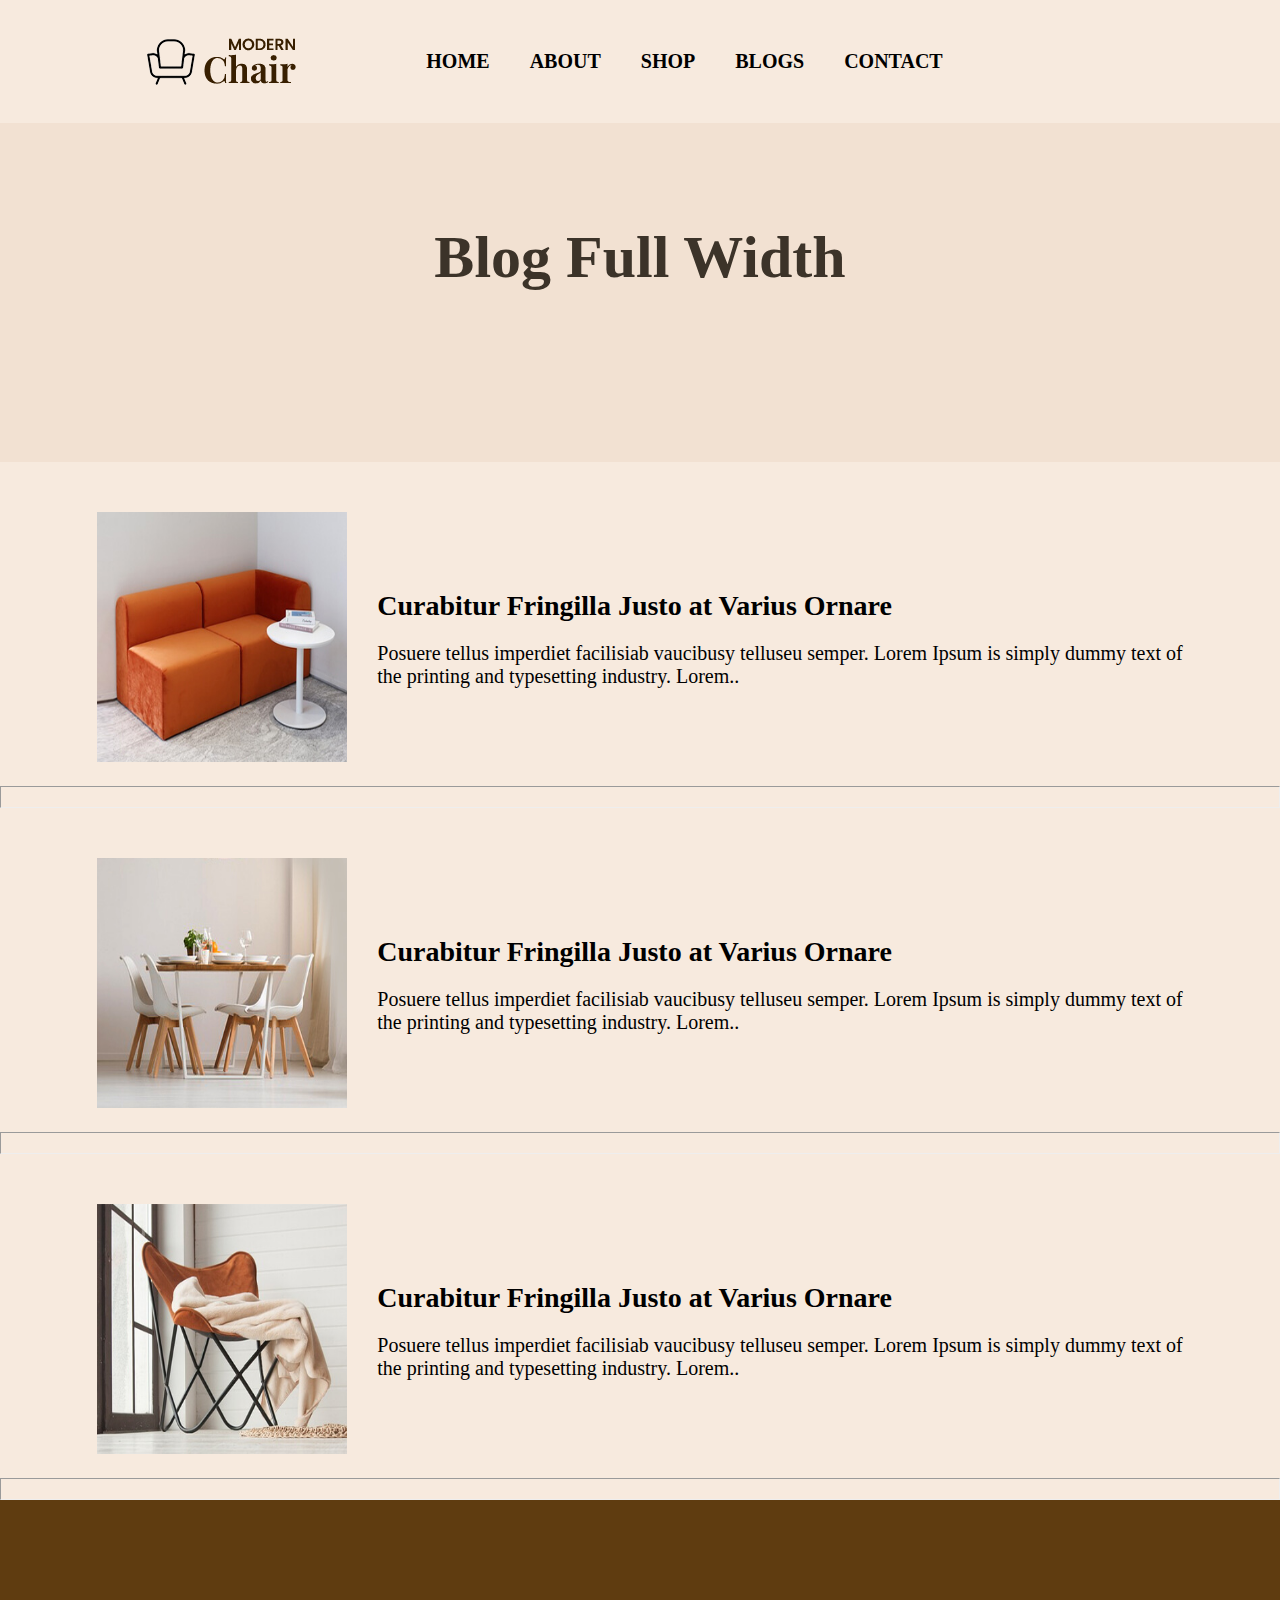
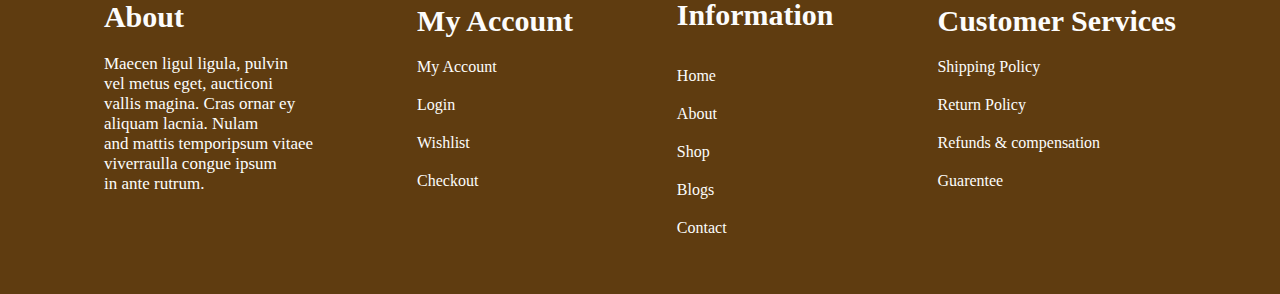
<file: contact.html>
<!DOCTYPE html>
<html lang="en">
<head>
    <meta charset="UTF-8">
    <meta name="viewport" content="width=device-width, initial-scale=1.0">
    <title>Document</title>
    <!-- coustom css link -->
     <link rel="stylesheet" href="./contact.css">
     <!-- font Awsome Cdn link -->
     <link rel="stylesheet" href="https://cdnjs.cloudflare.com/ajax/libs/font-awesome/6.5.2/css/all.min.css" integrity="sha512-SnH5WK+bZxgPHs44uWIX+LLJAJ9/2PkPKZ5QiAj6Ta86w+fsb2TkcmfRyVX3pBnMFcV7oQPJkl9QevSCWr3W6A==" crossorigin="anonymous" referrerpolicy="no-referrer" />
</head>
<body>
    <header>
        <nav class="navbar">
          <div class="container"> 
            <div class="navber-navigation">
              <img class="nav-logo" src="./images/logo.png" alt="">
              <ul class="nav-navigation-item"> 
                <li class="nav-item">
                  <a class="nav-link active" aria-current="page" href="./index.html">HOME</a>
                </li>
                <li class="nav-item padding-item">
                  <a class="nav-link" href="./about.html">ABOUT</a>
                </li>
                <li class="nav-item">
                  <a class="nav-link" href="./shop.html">SHOP</a>
                </li>
                 <li class="nav-item dropdown padding-item">
                  <a class="nav-link dropdown-toggle" href="./contact.html">
                    BLOGS
                  </a>
                  <!-- <i class="fa fa-sort-desc down1" aria-hidden="true"></i> -->
                    <!-- <ul class="dropdown-menu">
                    <li><a class="dropdown-item" href="#">BLOG LEFT SIDEBER</a></li>
                    <li><a class="dropdown-item" href="#">BLOG RIGHT SIDEBER</a></li>
                    <li><a class="dropdown-item" href="#">BLOG NO SIDEBER</a></li>
                    <li><a class="dropdown-item" href="#">BLOG FULL WIDTH</a></li>
                  </ul>
                   -->
                </li>
                <li class="nav-item dropdown-co">
                  <a class="nav-link dropdown-toggle" href="./blog.html">
                    CONTACT
                  </a>
                  <!-- <i class="fa fa-sort-desc down2" aria-hidden="true"></i> -->
                   <!-- <ul class="dropdown-menu1">
                    <li><a class="dropdown-item" href="#">CONTACT LAYOUT 1</a></li> 
                    <li class="pad-posi"><a class="dropdown-item" href="#">CONTACT LAYOUT 2</a></li>
                  </ul>   -->
                </li>
              </ul>
              <div class="social-media">
                <i class="fa-solid fa-magnifying-glass scarch"></i>
                <i class="fa-regular fa-heart heart"></i>
                <i class="fa-solid fa-cart-shopping shop"></i>
              </div>
              <i class="fa-solid fa-bars hamberger"></i>
              </div>
            </div>      
          </div>
        </nav>
      </header>
      <section class="section1">
        <div class="container">
            <div class="about-sec">
                <h2>Blog Full Width</h2>
            </div>
        </div>
    </section>
    <section>
        <div class="blog-main">
            <div class="blog-img1">
                <img src="./images/blog1.jpg" alt="">
            </div>
            <div class="blog-text">
                <h3>Curabitur Fringilla Justo at Varius Ornare</h3>
                <p>Posuere tellus imperdiet facilisiab vaucibusy telluseu semper. Lorem Ipsum is simply dummy text of <span>the printing and typesetting industry. Lorem..</span></p>
            </div>
        </div>
        <div class="hr-div">
            <hr>
        </div>
        <div class="blog-main">
            <div class="blog-img1">
                <img src="./images/blog2.jpg" alt="">
            </div>
            <div class="blog-text">
                <h3>Curabitur Fringilla Justo at Varius Ornare</h3>
                <p>Posuere tellus imperdiet facilisiab vaucibusy telluseu semper. Lorem Ipsum is simply dummy text of <span>the printing and typesetting industry. Lorem..</span></p>
            </div>
        </div>
        <div class="hr-div">
            <hr>
        </div>
        <div class="blog-main">
            <div class="blog-img1">
                <img src="./images/blog3.jpg" alt="">
            </div>
            <div class="blog-text">
                <h3>Curabitur Fringilla Justo at Varius Ornare</h3>
                <p>Posuere tellus imperdiet facilisiab vaucibusy telluseu semper. Lorem Ipsum is simply dummy text of <span>the printing and typesetting industry. Lorem..</span></p>
            </div>
        </div>
        <div class="hr-div">
            <hr>
        </div>
    </section>
    <section class="footer">
        <div class="container">
          <div class="footer-sec">
            <div class="footer-div">
              <h3>About</h3>
              <p>Maecen ligul ligula, pulvin <span>vel metus eget, aucticoni</span>vallis magina. Cras ornar ey  <span>aliquam lacnia. Nulam</span>and mattis temporipsum vitaee <span>viverraulla congue ipsum </span>in ante rutrum.</p>
            </div>
            <div class="footer-div1">
              <h3>My Account</h3>
              <div class="fot">
                <i class="fa-solid fa-greater-than than"></i>
                <p>My Account</p>
              </div>
              <div class="fot">
                <i class="fa-solid fa-greater-than than"></i>
                <p>Login</p>
              </div>
              <div class="fot">
                <i class="fa-solid fa-greater-than than"></i>
                <p>Wishlist</p>
              </div>
              <div class="fot">
                <i class="fa-solid fa-greater-than than"></i>
                <p>Checkout</p>
              </div>
              
            </div>
            <div class="footer-div2">
              <h3>Information</h3>
              <div class="fot">
                <i class="fa-solid fa-greater-than than"></i>
                <!-- <p>About Us</p> -->
                 <a class="footer-color" href="./index.html">Home</a>
              </div>
              <div class="fot">
                <i class="fa-solid fa-greater-than than"></i>
                <!-- <p>Careers</p> -->
                <a class="footer-color" href="./about.html">About</a>
              </div>
              <div class="fot">
                <i class="fa-solid fa-greater-than than"></i>
                <a class="footer-color" href="./shop.html">Shop</a>
              </div>
              <div class="fot">
                <i class="fa-solid fa-greater-than than"></i>
               <a class="footer-color" href="./contact.html">Blogs</a>
              </div>
              <div class="fot">
                <i class="fa-solid fa-greater-than than"></i>
                <a class="footer-color" href="./blog.html">Contact</a>
              </div>
            </div>
            <div class="footer-div3">
              <h3>Customer Services</h3>
              <div class="fot">
                <i class="fa-solid fa-greater-than than"></i>
                <p>Shipping Policy</p>
              </div>
              <div class="fot">
                <i class="fa-solid fa-greater-than than"></i>
                <p>Return Policy</p>
              </div>
              <div class="fot">
                <i class="fa-solid fa-greater-than than"></i>
                <p>Refunds & compensation</p>
              </div>
              <div class="fot">
                <i class="fa-solid fa-greater-than than"></i>
                <p>Guarentee</p>
              </div>
            </div>
          </div>
        </div>
      </section>

       <!--external js cdn link  -->
    <script src="https://ajax.googleapis.com/ajax/libs/jquery/3.7.1/jquery.min.js"></script>
      <script src="./contact.js"></script>
</body>
</html>
</file>
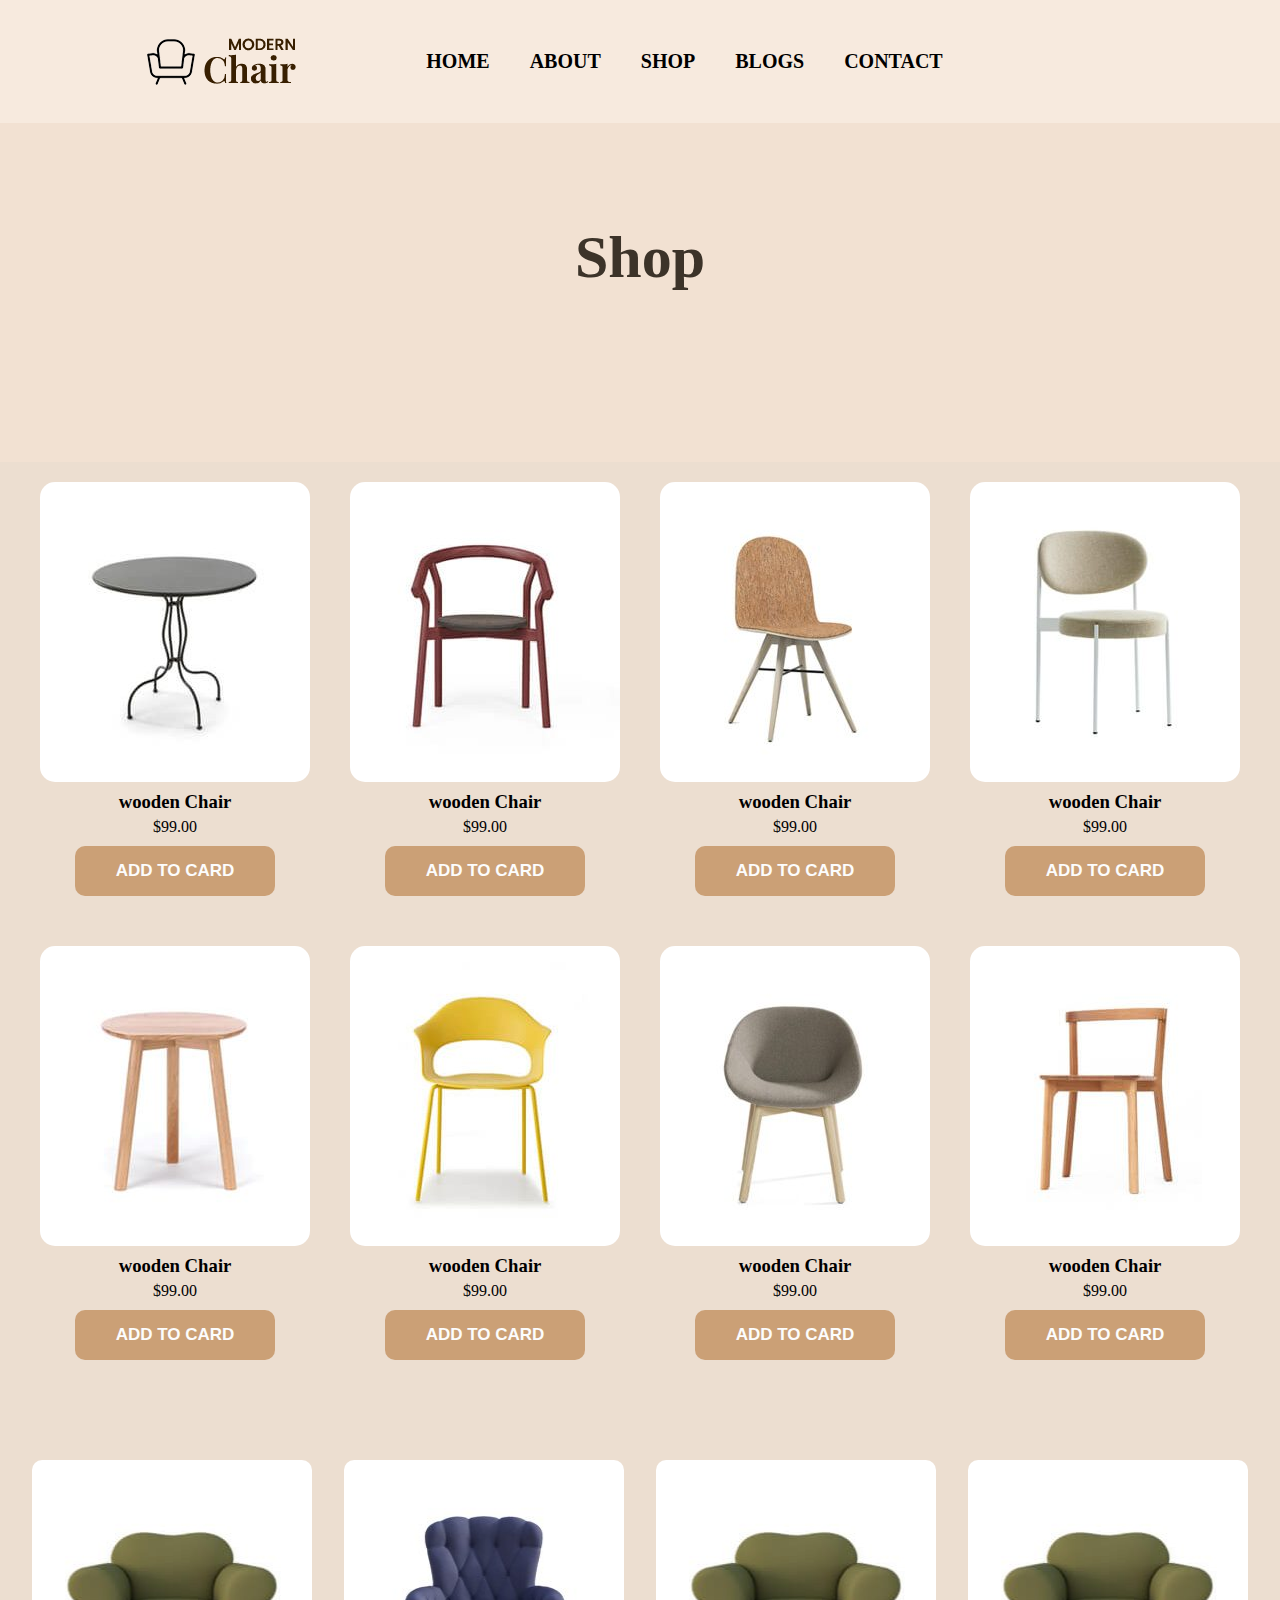
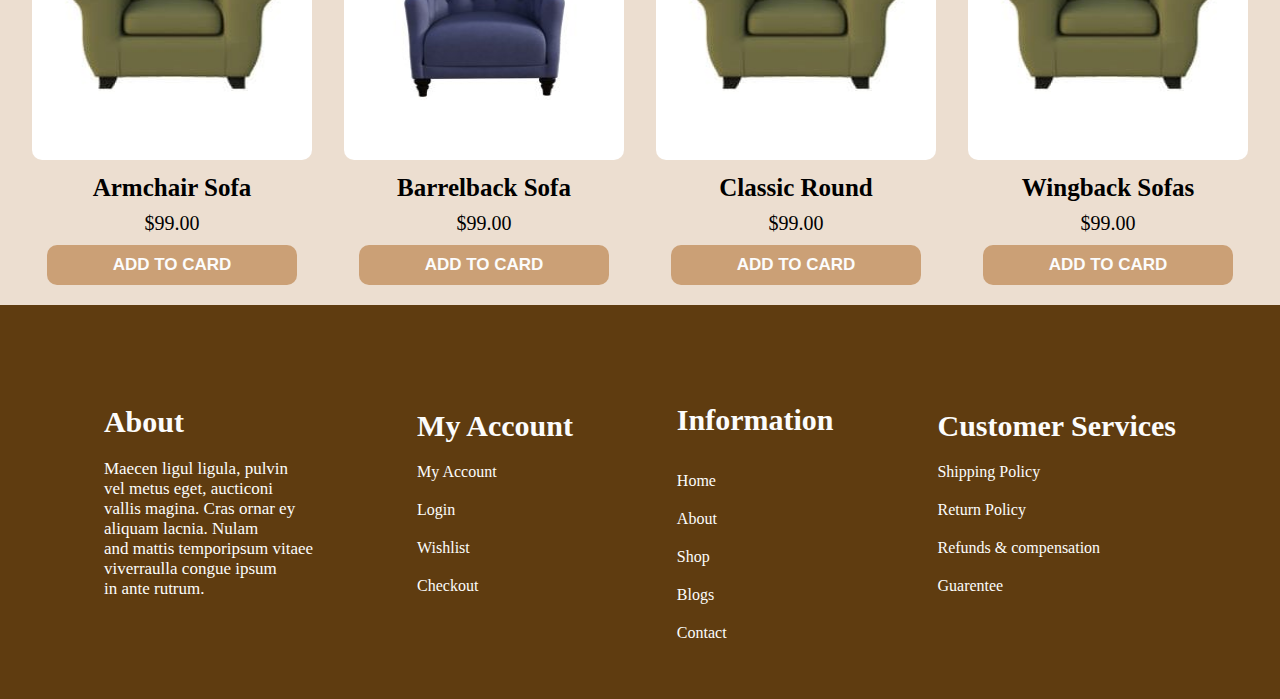
<file: shop.html>
<!DOCTYPE html>
<html lang="en">
<head>
    <meta charset="UTF-8">
    <meta name="viewport" content="width=device-width, initial-scale=1.0">
    <title>Document</title>
    <!-- coustom css link -->
     <link rel="stylesheet" href="./shop.css">
     <!-- font Awsome Cdn link -->
     <link rel="stylesheet" href="https://cdnjs.cloudflare.com/ajax/libs/font-awesome/6.5.2/css/all.min.css" integrity="sha512-SnH5WK+bZxgPHs44uWIX+LLJAJ9/2PkPKZ5QiAj6Ta86w+fsb2TkcmfRyVX3pBnMFcV7oQPJkl9QevSCWr3W6A==" crossorigin="anonymous" referrerpolicy="no-referrer" />
</head>
<body>
  <header>
    <nav class="navbar">
      <div class="container"> 
        <div class="navber-navigation">
          <img class="nav-logo" src="./images/logo.png" alt="">
          <ul class="nav-navigation-item"> 
            <li class="nav-item">
              <a class="nav-link active" aria-current="page" href="./index.html">HOME</a>
            </li>
            <li class="nav-item padding-item">
              <a class="nav-link" href="./about.html">ABOUT</a>
            </li>
            <li class="nav-item">
              <a class="nav-link" href="./shop.html">SHOP</a>
            </li>
             <li class="nav-item dropdown padding-item">
              <a class="nav-link dropdown-toggle" href="./contact.html">
                BLOGS
              </a>
              <!-- <i class="fa fa-sort-desc down1" aria-hidden="true"></i> -->
                <!-- <ul class="dropdown-menu">
                <li><a class="dropdown-item" href="#">BLOG LEFT SIDEBER</a></li>
                <li><a class="dropdown-item" href="#">BLOG RIGHT SIDEBER</a></li>
                <li><a class="dropdown-item" href="#">BLOG NO SIDEBER</a></li>
                <li><a class="dropdown-item" href="#">BLOG FULL WIDTH</a></li>
              </ul>
               -->
            </li>
            <li class="nav-item dropdown-co">
              <a class="nav-link dropdown-toggle" href="./blog.html">
                CONTACT
              </a>
              <!-- <i class="fa fa-sort-desc down2" aria-hidden="true"></i> -->
               <!-- <ul class="dropdown-menu1">
                <li><a class="dropdown-item" href="#">CONTACT LAYOUT 1</a></li> 
                <li class="pad-posi"><a class="dropdown-item" href="#">CONTACT LAYOUT 2</a></li>
              </ul>   -->
            </li>
          </ul>
          <div class="social-media">
            <i class="fa-solid fa-magnifying-glass scarch"></i>
            <i class="fa-regular fa-heart heart"></i>
            <i class="fa-solid fa-cart-shopping shop"></i>
          </div>
          <i class="fa-solid fa-bars hamberger"></i>
          </div>
        </div>      
      </div>
    </nav>
  </header>
    <section class="section1">
        <div class="container">
            <div class="about-sec">
                <h2>Shop</h2>
            </div>
        </div>
    </section>
    <section class="sec3-color">
        <div class="container">

          <!-- <h3 class="h3">We Create Modern</h3>
            <h2 class="h2">Chair Collections</h2> -->
          <div class="collection">
            <div class="woodern">
              <img src="./images/product1.jpg" alt="">
              <h3>wooden Chair</h3>
              <p>$99.00</p>
              <button>ADD TO CARD</button>
            </div>
            <div class="woodern">
              <img src="./images/product-2.jpg" alt="">
              <h3>wooden Chair</h3>
              <p>$99.00</p>
              <button>ADD TO CARD</button>
            </div>
            <div class="woodern">
              <img src="./images/product-3.jpg" alt="">
              <h3>wooden Chair</h3>
              <p>$99.00</p>
              <button>ADD TO CARD</button>
            </div>
            <div class="woodern">
              <img src="./images/product-4.jpg" alt="">
              <h3>wooden Chair</h3>
              <p>$99.00</p>
              <button>ADD TO CARD</button>
            </div>
          </div>
          <div class="collection2">
            <div class="woodern">
              <img src="./images/product-5.jpg" alt="">
              <h3>wooden Chair</h3>
              <p>$99.00</p>
              <button>ADD TO CARD</button>
            </div>
            <div class="woodern">
              <img src="./images/product-6.jpg" alt="">
              <h3>wooden Chair</h3>
              <p>$99.00</p>
              <button>ADD TO CARD</button>
            </div>
            <div class="woodern">
              <img src="./images/product-7.jpg" alt="">
              <h3>wooden Chair</h3>
              <p>$99.00</p>
              <button>ADD TO CARD</button>
            </div>
            <div class="woodern">
              <img src="./images/product-8.jpg" alt="">
              <h3>wooden Chair</h3>
              <p>$99.00</p>
              <button>ADD TO CARD</button>
            </div>
          </div>
        </div>
      </section>
      <section>
        <div class="container">
          <div class="sofa-collection">
            <!-- <h3>TOP BRANDS</h3>
            <h2>Sofa Collections</h2> -->
            <div class="sofa-div">
              <div class="sofa-div1">
                <img src="./images/sofa.jpg" alt="">
                <h4>Armchair Sofa</h4>
                <p>$99.00</p>
                <button>ADD TO CARD</button>
              </div>
              <div class="sofa-div1">
                <img src="./images/sofa2.jpg" alt="">
                <h4>Barrelback Sofa</h4>
                <p>$99.00</p>
                <button>ADD TO CARD</button>
              </div>
              <div class="sofa-div1">
                <img src="./images/sofa.jpg" alt="">
                <h4>Classic Round</h4>
                <p>$99.00</p>
                <button>ADD TO CARD</button>
              </div>
              <div class="sofa-div1">
                <img src="./images/sofa.jpg" alt="">
                <h4>Wingback Sofas</h4>
                <p>$99.00</p>
                <button>ADD TO CARD</button>
              </div>
            </div>
          </div>
        </div>
      </section>
      <section class="footer">
        <div class="container">
          <div class="footer-sec">
            <div class="footer-div">
              <h3>About</h3>
              <p>Maecen ligul ligula, pulvin <span>vel metus eget, aucticoni</span>vallis magina. Cras ornar ey  <span>aliquam lacnia. Nulam</span>and mattis temporipsum vitaee <span>viverraulla congue ipsum </span>in ante rutrum.</p>
            </div>
            <div class="footer-div1">
              <h3>My Account</h3>
              <div class="fot">
                <i class="fa-solid fa-greater-than than"></i>
                <p>My Account</p>
              </div>
              <div class="fot">
                <i class="fa-solid fa-greater-than than"></i>
                <p>Login</p>
              </div>
              <div class="fot">
                <i class="fa-solid fa-greater-than than"></i>
                <p>Wishlist</p>
              </div>
              <div class="fot">
                <i class="fa-solid fa-greater-than than"></i>
                <p>Checkout</p>
              </div>
              
            </div>
            <div class="footer-div2">
              <h3>Information</h3>
              <div class="fot">
                <i class="fa-solid fa-greater-than than"></i>
                <!-- <p>About Us</p> -->
                 <a class="footer-color" href="">Home</a>
              </div>
              <div class="fot">
                <i class="fa-solid fa-greater-than than"></i>
                <!-- <p>Careers</p> -->
                <a class="footer-color" href="./index.html">About</a>
              </div>
              <div class="fot">
                <i class="fa-solid fa-greater-than than"></i>
                <a class="footer-color" href="./shop.html">Shop</a>
              </div>
              <div class="fot">
                <i class="fa-solid fa-greater-than than"></i>
               <a class="footer-color" href="./contact.html">Blogs</a>
              </div>
              <div class="fot">
                <i class="fa-solid fa-greater-than than"></i>
                <a class="footer-color" href="./blog.html">Contact</a>
              </div>
            </div>
            <div class="footer-div3">
              <h3>Customer Services</h3>
              <div class="fot">
                <i class="fa-solid fa-greater-than than"></i>
                <p>Shipping Policy</p>
              </div>
              <div class="fot">
                <i class="fa-solid fa-greater-than than"></i>
                <p>Return Policy</p>
              </div>
              <div class="fot">
                <i class="fa-solid fa-greater-than than"></i>
                <p>Refunds & compensation</p>
              </div>
              <div class="fot">
                <i class="fa-solid fa-greater-than than"></i>
                <p>Guarentee</p>
              </div>
            </div>
          </div>
        </div>
      </section>
       <!--external js cdn link  -->
    <script src="https://ajax.googleapis.com/ajax/libs/jquery/3.7.1/jquery.min.js"></script>
      <script src="./shop.js"></script>
</body>
</html>
</file>
<file: style.css>
*{
    margin: 0;
    padding: 0;
    list-style-type: none;
    text-decoration: none;
    box-sizing: border-box;
}
body{
    overflow-x: hidden;
   
}
.container{
    max-width: 1600px;
    margin: 0 auto;
}
/* nav start */
.body-color{
    background-color:#F7EADE;
}
.nav-navigation-item{
    display: flex;
    justify-content: center;
    align-items: center;
}
.navber-navigation{
    display: flex;
    justify-content: center;
    align-items: center;
}
.nav-link{
    color: black;
    font-size: 20px;
    font-weight: bold;
}
.nav-link:hover{
    color: aqua;
}
.padding-item{
    padding: 50px 40px;
}
.navber-navigation img{
    margin-right: 130px;
}
.dropdown-menu{
    margin-top: 20px;
}
.dropdown-item{
    color: black;
    font-size: 20px;
    font-weight: 600
}
.dropdown-item1{
    color: black;
    font-size: 20px;
    font-weight: 600;
}
.dropdown-menu{
    text-align: center;
    position: absolute;
    top: 60px;
    right: 500px;
}
.dropdown-menu1{
    position: absolute;
    top: 80px;
    right: 300px;
    text-align: center;
}
.pad-posi{
    padding:10px;
}
.social-media{
    padding-left: 150px;
}
.heart{
    padding: 0px 20px;
    font-size: 18px;
}
/* .heart::after{
    content: "0";
    font-size: 10px;
    position: absolute;
    top: 44px;
    right: 279px;
    padding: 5px;
    border-radius: 50%;
    background-color: palevioletred;
} */
.scarch{
    font-size: 18px;
}
.shop{
    font-size: 18px;
}
/* .shop::after{
    content: "0";
    font-size: 10px;
    position: absolute;
    top: 44px;
    right: 235px;
    padding: 5px;
    border-radius: 50%;
    background-color: rgb(216, 112, 147);
} */
.hamberger{
    display: none !important;
}

/* nav ends */
/* banner starts */
.banner-background{
    background-image: url(./images/slider1\ \(1\).jpg);
    background-size: 100% 100%;
    background-repeat: no-repeat;
    height: 700px;
    width: 100%;
}
.hr{
    width: 100px;
    border: 1px solid #e8c9ad;
    text-align: center;
}
.banner-text h3{
    font-size: 30px;
    color: #343332;
    padding-top: 20px;
}
.banner-text h2{
    font-size: 68px;
    color: #343332;
    padding-top: 20px;
}
.banner-text p{
    font-size: 25px;
    color: #343332;
    padding-top: 20px;
    padding-bottom: 20px;
}
.banner-text span{
    display: block;
}
.banner-text button{
    height: 65px;
    width: 200px;
    font-size: 16px;
    font-weight:bold;
    background-color:#e8c9ad;
    border-radius: 50px;
    border: none;

}
.banner-text button:hover{
    background-color: black;
    color: #e8c9ad;
}
.banner-text{
    padding-top: 150px;
    padding-left: 180px;
}
/* banner ends */
/* section 1 start*/
.chair-sec{
    display: flex;
    justify-content: center;
    align-items: center;
    height: 600px;
    width: 1250px;
    background-color:rgb(232, 216, 216);
    border-radius: 30px;
    margin: 0 auto;
}
.trendy-sec h1{
    text-align: center;
    font-size: 60px;
    padding-bottom: 20px;
}
.trendy-sec span{
    display: block;
}
.chair{
    text-align: center;
    height: 400px;
    width: 280px;
    background-color:white;
    margin-top: 10px;
    border-radius: 20px;
    margin: 10px;
}
.chair h3{
    font-size: 20px;
    padding-bottom: 10px;
}
.chair p{
    font-size: 20px;
    padding-bottom: 50px;
}
.chair p:hover{
    color: aqua;
}
.chair img{
    padding: 35px;
}
/* section 1 ends */
/* section 2 starts */
.section-2{
    display: flex;
    justify-content: center;
    align-items: center;
    padding-top: 100px;
    padding-bottom: 50px;
}
.image-sec2 img{
    height: 550px;
    width: 500px;
}
.sec2-text{
    padding-left: 120px;
}
.sec2-text span{
    display: block;
}
.sec2-text h3{
    font-size: 35px;
    color: #5f3c10;
}
.sec2-text h1{
    font-size: 70px;
    color: #452701;
    padding-bottom: 20px;
}
.sec2-text p{
    font-size: 20px;
    color: #361f03;
    padding-bottom: 200px;
}
.button-sec2 button{
    height: 65px;
    width: 200px;
    font-size: 16px;
    font-weight:bold;
    background-color:#e8c9ad;
    border-radius: 50px;
    border: none;
}
.button-sec2 button:hover{
    background-color: black;
    color:  #e8c9ad;
}
/* section 2 ends */
/* section 3 starts */
.collection{
    display: flex;
    justify-content: space-evenly;
    align-items: center;
    padding-top: 20px;
}
.collection2{
    display: flex;
    justify-content: space-evenly;
    align-items: center;
    padding-top: 50px;
}
.h3{
    font-size: 35px;
    text-align: center;
    color: #cba076;
    padding-top: 100px;
}
.h2{
    font-size: 50px;
    text-align: center;
    color:#5f3c10;
}
.woodern img{
    border-radius: 15px;
}
/* .woodern img:hover{
    border-radius: 50%;
} */
.woodern button{
    height: 50px;
    width: 200px;
    background-color:#cba076;
    color: #fcfcfc;
    font-size: 17px;
    font-weight: 700;
    border: none;
    margin-top: 10px;
    border-radius: 10px;
}
.woodern button:hover{
    background-color: black;
    color: #cba076;
}
.woodern h3{
    padding-bottom: 5px;
    padding-top: 5px;
}
.woodern{
    text-align: center;  
}

.sec3-color{
    background-color: #ecded0;
    padding-bottom: 50px;
    position: relative;
}
/* section 3 ends */
/* section 4 starts */
.section-4{
    display: flex;
    justify-content: center;
    align-items: center;
    padding-top: 100px;
    padding-bottom: 50px;
    position: relative;
}
.image-sec4 img{
    height: 550px;
    width: 500px;
}
.sec4-text{
    padding-left: 120px;
}
.sec4-text span{
    display: block;
}
.sec4-text h3{
    font-size: 35px;
    color: #5f3c10;
}
.sec4-text h1{
    font-size: 70px;
    color: #452701;
    padding-bottom: 20px;
}
.sec4-text p{
    font-size: 20px;
    color: #361f03;
    padding-bottom: 150px;
}
.button-sec4 button{
    height: 100px;
    width: 250px;
    font-size: 16px;
    font-weight:bold;
    background-color:#f5c397;
    border-radius: 50px;
    border: none;
    color: #fcfcfc;
}
.button-sec4 button:hover{
    background-color: black;
    color:  #e8c9ad;
}
.right{
    padding: 15px;
    border-radius: 50%;
    background-color: #361f03;
    color:#fcfcfc;
    margin-left: 50px;
}
.podition{
    padding: 30px;
    padding-top: 40px;
    padding-bottom: 45px;
    padding-left: 25px;
    padding-right: 20px;
    border-radius: 50%;
    background-color:#f5c397;
    text-align: center;
    position: absolute;
    top: 80px;
    left: 800px;
    color: #F7EADE;
    font-weight: bold;

}
/* section 4 ends */
/* section 5 starts */
.furniture{
    background-color: #ffffff;
}
.furni1 h2{
    font-size: 25px;
    padding-top: 30px;
}
.furni1 p{
    font-size: 17px;
}
.furni1{
    text-align: center;
    height: 700px;
    width: 400px;
    background-color:rgb(254, 248, 248);
    margin-right: 50px;
}
.furni1 img{
    /* height: 500px;
    width: 400px; */
    background-color:rgb(160, 155, 155);
    margin-top: 100px;
    margin-bottom: 130px;
}
.sec5 button{
    height: 50px;
    width: 350px;
    font-size: 16px;
    font-weight:bold;
    background-color:#ba895f;
    border-radius: 50px;
    border: none;
    color: #fcfcfc;
}
.Furniture1{
    text-align: center;
}
.div1{
    display: flex;
    justify-content: center;
    align-items: center;
}
.div1 img{
    height: 200px;
    width: 200px;
    background-color: rgb(185, 14, 14);
    margin-left: 20px;
}
.Furniture1 button{
    height: 40px;
    width: 150px;
    background-color:#cba076;
    color: #fcfcfc;
    font-size: 17px;
    font-weight: 700;
    border: none;
    margin-top: 10px;
    border-radius: 10px;
}
.furniture{
    display: flex;
    justify-content: center;
    align-items: center;
}
/* section 5 ends */
/* section 6 start */
.sofa-div1{
    text-align: center;
}
.sofa-div{
    display: flex;
    justify-content: space-evenly;
    align-items: center;
    padding-top: 50px;
    padding-bottom: 20px;
}
.sofa-div1 img{
    height: 350px;
    width: 300px;
    border-radius: 10px;
}
.sofa-div1 h4{
    font-size: 25px;
    padding-top: 10px;
    padding-bottom: 10px;
}
.sofa-div1 h4:hover{
    color: #ba895f;
}
.sofa-div1 p{
    font-size: 20px;
}
.sofa-collection h3{
    text-align: center;
    font-size: 40px;
    padding-top: 50px;
}
.sofa-collection h2{
    text-align: center;
    font-size: 50px;
    padding-bottom: 20px;
    color: #cba076;
}
.sofa-collection{
    background-color: #ecded0;
}
.sofa-div1 button{
    height: 40px;
    width: 250px;
    background-color:#cba076;
    color: #fcfcfc;
    font-size: 17px;
    font-weight: 700;
    border: none;
    margin-top: 10px;
    border-radius: 10px;
}
.sofa-div1 button:hover{
    background-color: #452701;
    color: #fcfcfc;
}
/* section 6 ends */
/* section 7 starts */
.section-7{
    display: flex;
    justify-content: center;
    align-items: center;
    padding-top: 100px;
    padding-bottom: 50px;
}
.image-sec7 img{
    height: 550px;
    width: 650px;
}
.sec7-text{
    padding-left: 120px;
}
.sec7-text span{
    display: block;
}
.sec7-text h3{
    font-size: 35px;
    color: #5f3c10;
}
.sec7-text h1{
    font-size: 70px;
    color: #452701;
    padding-bottom: 20px;
}
.sec7-text p{
    font-size: 20px;
    color: #361f03;
    padding-bottom: 200px;
}
.button-sec7 button{
    height: 65px;
    width: 300px;
    font-size: 16px;
    font-weight:bold;
    background-color:#ba895f;
    color: #ffffff;
    border-radius: 50px;
    border: none;
}
.button-sec7 button:hover{
    background-color: black;
    color:  #e8c9ad;
}
/* section 7 ends */
/* section 8 starts*/
.blog-sec{
    text-align: center;
    padding-bottom: 30px;
}
.blog-sec h3{
    font-size: 25px;
    padding-top: 30px;
    padding-bottom: 5px;
}
.blog-sec h2{
    font-size: 30px;
    color: #ba895f;
    padding-bottom: 20px;
}
.sec-8{
    background-color: #f0d4bc;
}
.blog-main{
    display: flex;
    justify-content: space-evenly;
    align-items: center;
}
.blog-div{
    text-align: center;
    height:450px;
    width:350px;
    background-color:#ffffff;
    border-radius: 15px;
}
.blog-div img{
    height: 250px;
    width: 350px;
    /* border-top-left-radius: 15px;
    border-top-right-radius: 15px; */
    margin-bottom: 20px;
}
.blog-div h3{
    font-size: 20px;
    padding-top: 15px;
    padding-bottom: 15px;
}
.blog-div p{
    color: #ba895f;
}
.blog-div span{
    display: block;
}
/* section 8 ends */
/* footer starts */
.footer{
    background-color: #5f3c10;
}
.footer-sec{
    display: flex;
    justify-content: space-evenly;
    align-items: center;
}
.footer-color{
    color: #fcfcfc;
}
.footer-div{
    padding-top: 100px;
    padding-bottom: 100px;
}
.footer-div2 h3{
    color: #fcfcfc;
    padding-top: 40px;
    font-size: 30px;
    padding-bottom: 15px;
}
.fot{
    display: flex;
    align-items: center;
    padding-top: 20px;
}
.fot p{
    color: #fcfcfc;
}
.than{
    color: #fcfcfc;
}
.footer-div span{
    display: block;
}
.footer-div h3{
    color: #fcfcfc;
    padding-bottom: 20px;
    font-size: 30px;
}
.footer-div1 h3{
    color: #fcfcfc;
    /* padding-bottom: 20px; */
    font-size: 30px;
}
.footer-div3 h3{
    color: #fcfcfc;
    /* padding-bottom: 20px; */
    font-size: 30px;
}
.footer-div p{
    color: #fcfcfc;
    font-size: 17px;
}
/* footer ends */
/* responsiv start */
@media(max-width:575px){
    .container{
        max-width: 100%;
        margin: 0 auto;
    }
    .body-color{
        background-color:#F7EADE;
    }
    .nav-navigation-item{
        display: flex;
        justify-content: center;
        align-items: center;
        flex-direction: column; 
        height: 80vh;
        width: 100%;
        position: absolute;
        left: -100%;
        top: -50px;
        transition: 500ms;
        background-color: #F7EADE;
    }
    .menu{
        left: 0%;
        transition: 500ms;
    }
    .navber-navigation{
        display: flex;
        justify-content: center;
        align-items: center;
        flex-direction: column;
        padding-top: 100px;
    }
    .nav-link{
        color: black;
        font-size: 20px;
        font-weight: bold;
    }
    .padding-item{
        padding: 30px 40px;
    }
    .navber-navigation img{
        margin-right: 0px;
        position: absolute;
        top: 20px;
        left: 20px;
        height: 50px;
        width: 120px;
        z-index: 2;

    }
    .dropdown-menu{
        margin-top: 20px;
    }
    .dropdown-item{
        color: black;
        font-size: 18px;
        font-weight: 600
    }
    .dropdown-co{
        padding-top:0px;        
    }
    .dropdown-item1{
        color: black;
        font-size: 20px;
        font-weight: 600;
    }
     .dropdown-menu{
        text-align: center;
        position: absolute;
        top: 325px;
        right: 50px;
    } 
     .dropdown-menu1{
         position: absolute;
        top: 450px;
        right: 63px;
    }
    .pad-posi{
        padding:0px;
    }
    .social-media{
        padding-left: 0px;
        position: absolute;
        top: 40px;
        right: 50px;
        
    }
    .down2{
        display: none !important;
    }
    .down1{
        display: none !important;
    }
    .heart{
        padding: 0px 20px;
        font-size: 18px;
    }
    .heart::after{
        content: "0";
        font-size: 10px;
        position: absolute;
        top: -5px;
        right: 34px;
        padding: 5px;
        border-radius: 50%;
        background-color: palevioletred;
    }
    .scarch{
        font-size: 18px;
    }
    .down2{
        display: none;
    }
    
    .shop{
        font-size: 18px;
    }
    .shop::after{
        content: "0";
        font-size: 10px;
        position: absolute;
        top: -7px;
        right: -7px;
        padding: 5px;
        border-radius: 50%;
        background-color: palevioletred;
    }
    .hamberger{
        display: block !important;
        position: absolute;
        top: 40px;
        right: 10px;
    }
}
@media(min-width:576px) and (max-width:767.98px){
    .container{
        max-width: 100%;
        margin: 0 auto;
    }
    .body-color{
        background-color:#F7EADE;
    }
    .nav-navigation-item{
        display: flex;
        justify-content: center;
        align-items: center;
        flex-direction: column; 
        height: 60vh;
        width: 100%;
        position: absolute;
        left: -100%;
        top: -30px;
        transition: 500ms;
        background-color: #F7EADE;
    }
    .menu{
        left: 0%;
        transition: 500ms;
    }
    .navber-navigation{
        display: flex;
        justify-content: center;
        align-items: center;
        flex-direction: column;
        padding-top: 100px;
    }
    .nav-link{
        color: black;
        font-size: 20px;
        font-weight: bold;
    }
    .padding-item{
        padding: 50px 40px;
    }
    .navber-navigation img{
        margin-right: 0px;
        position: absolute;
        top: 20px;
        left: 20px;
        height: 50px;
        width: 120px;
        z-index: 2;

    }
    .dropdown-menu{
        margin-top: 20px;
    }
    .dropdown-item{
        color: black;
        font-size: 18px;
        font-weight: 600
    }
    .dropdown-co{
        padding-top: 0px;
    }
    .dropdown-item1{
        color: black;
        font-size: 20px;
        font-weight: 600;
    }
     .dropdown-menu{
        text-align: center;
        position: absolute;
        top: 325px;
        right: 150px;
    } 
     .dropdown-menu1{
         position: absolute;
        top: 450px;
        right: 165px;
    }
    .pad-posi{
        padding:0px;
    }
    .social-media{
        padding-left: 0px;
        position: absolute;
        top: 40px;
        right: 50px;
        
    }
    .down2{
        display: none !important;
    }
    .down1{
        display: none !important;
    }
    .heart{
        padding: 0px 20px;
        font-size: 18px;
    }
    .heart::after{
        content: "0";
        font-size: 10px;
        position: absolute;
        top: -5px;
        right: 34px;
        padding: 5px;
        border-radius: 50%;
        background-color: palevioletred;
    }
    .scarch{
        font-size: 18px;
    }
    .down2{
        display: none;
    }
    
    .shop{
        font-size: 18px;
    }
    .shop::after{
        content: "0";
        font-size: 10px;
        position: absolute;
        top: -7px;
        right: -7px;
        padding: 5px;
        border-radius: 50%;
        background-color: palevioletred;
    }
    .hamberger{
        display: block !important;
        position: absolute;
        top: 40px;
        right: 10px;
    }
}
@media(min-width:768px) and (max-width:991.98px){
    .container{
        max-width: 100%;
        margin: 0 auto;
    }
    .body-color{
        background-color:#F7EADE;
    }
    .nav-navigation-item{
        display: flex;
        justify-content: center;
        align-items: center;
        flex-direction: column; 
        height: 60vh;
        width: 100%;
        position: absolute;
        left: -100%;
        top: -60px;
        transition: 500ms;
        background-color: #F7EADE;
    }
    .menu{
        left: 0%;
        transition: 500ms;
    }
    .navber-navigation{
        display: flex;
        justify-content: center;
        align-items: center;
        flex-direction: column;
        padding-top: 100px;
    }
    .nav-link{
        color: black;
        font-size: 20px;
        font-weight: bold;
    }
    .padding-item{
        padding: 50px 40px;
    }
    .navber-navigation img{
        margin-right: 0px;
        position: absolute;
        top: 20px;
        left: 20px;
        height: 50px;
        width: 120px;
        z-index: 2;

    }
    .dropdown-menu{
        margin-top: 20px;
    }
    .dropdown-item{
        color: black;
        font-size: 18px;
        font-weight: 600
    }
    .dropdown-co{
        padding-top: 0px;
    }
    .dropdown-item1{
        color: black;
        font-size: 20px;
        font-weight: 600;
    }
     .dropdown-menu{
        text-align: center;
        position: absolute;
        top: 325px;
        right: 240px;
    } 
     .dropdown-menu1{
         position: absolute;
        top: 450px;
        right: 255px;
    }
    .pad-posi{
        padding:0px;
    }
    .social-media{
        padding-left: 0px;
        position: absolute;
        top: 40px;
        right: 50px;
        
    }
    .down2{
        display: none !important;
    }
    .down1{
        display: none !important;
    }
    .heart{
        padding: 0px 20px;
        font-size: 18px;
    }
    .heart::after{
        content: "0";
        font-size: 10px;
        position: absolute;
        top: -5px;
        right: 34px;
        padding: 5px;
        border-radius: 50%;
        background-color: palevioletred;
    }
    .scarch{
        font-size: 18px;
    }
    .down2{
        display: none;
    }
    
    .shop{
        font-size: 18px;
    }
    .shop::after{
        content: "0";
        font-size: 10px;
        position: absolute;
        top: -7px;
        right: -7px;
        padding: 5px;
        border-radius: 50%;
        background-color: palevioletred;
    }
    .hamberger{
        display: block !important;
        position: absolute;
        top: 40px;
        right: 10px;
    }
}
@media(min-width:992px) and (max-width:1199.98px){
    .body-color{
        background-color:#F7EADE;
    }
    .nav-navigation-item{
        display: flex;
        justify-content: center;
        align-items: center;
    }
    .navber-navigation{
        display: flex;
        justify-content: center;
        align-items: center;
    }
    .nav-link{
        color: black;
        font-size: 20px;
        font-weight: bold;
    }
    .padding-item{
        padding: 50px 40px;
    }
    .navber-navigation img{
        margin-right: 80px;
    }
    .dropdown-menu{
        margin-top: 20px;
    }
    .dropdown-item{
        color: black;
        font-size: 20px;
        font-weight: 600
    }
    .dropdown-item1{
        color: black;
        font-size: 20px;
        font-weight: 600;
    }
    .dropdown-menu{
        text-align: center;
        position: absolute;
        top: 60px;
        right: 500px;
    }
    .dropdown-menu1{
        position: absolute;
        top: 80px;
        right: 300px;
        text-align: center;
    }
    .pad-posi{
        padding:10px;
    }
    .social-media{
        padding-left: 100px;
    }
    .heart{
        padding: 0px 20px;
        font-size: 18px;
    }
    /* .heart::after{
        content: "0";
        font-size: 10px;
        position: absolute;
        top: 44px;
        right: 279px;
        padding: 5px;
        border-radius: 50%;
        background-color: palevioletred;
    } */
    .scarch{
        font-size: 18px;
    }
    .shop{
        font-size: 18px;
    }
    /* .shop::after{
        content: "0";
        font-size: 10px;
        position: absolute;
        top: 44px;
        right: 235px;
        padding: 5px;
        border-radius: 50%;
        background-color: palevioletred;
    } */
    .hamberger{
        display: none !important;
    }
}
@media(max-width:575.98px){
    /* banner starts */
.banner-background{
    background-image: url(./images/slider1\ \(1\).jpg);
    background-size: 100% 100%;
    background-repeat: no-repeat;
    height: auto;
    width: auto;
    text-align: center;
}
.hr{
    margin-left: 150px;
    width: 100px;
    border: 1px solid #e8c9ad;
    text-align: center;
}
.banner-text h3{
    font-size: 30px;
    color: #343332;
    padding-top: 20px;
}
.banner-text h2{
    font-size: 58px;
    color: #343332;
    padding-top: 15px;
}
.banner-text p{
    font-size: 20px;
    color: #343332;
    padding-top: 15px;
    padding-bottom: 15px;
}
.banner-text span{
    display: block;
}
.banner-text button{
    height: 45px;
    width: 150px;
    font-size: 16px;
    font-weight:bold;
    background-color:#e8c9ad;
    border-radius: 50px;
    border: none;

}
.banner-text button:hover{
    background-color: black;
    color: #e8c9ad;
}
.banner-text{
    text-align: center;
    padding-top: 100px;
    padding-left: 0px;
}
/* banner ends */
}
@media(min-width:576px) and (max-width:767.98px){
    .banner-background{
        background-image: url(./images/slider1\ \(1\).jpg);
        background-size: 100% 100%;
        background-repeat: no-repeat;
        height: auto;
        width: auto;
        text-align: center;
    }
    .hr{
        margin-left: 250px;
        width: 100px;
        border: 1px solid #e8c9ad;
        text-align: center;
    }
    .banner-text h3{
        font-size: 50px;
        color: #343332;
        padding-top: 20px;
    }
    .banner-text h2{
        font-size: 78px;
        color: #343332;
        padding-top: 15px;
    }
    .banner-text p{
        font-size: 30px;
        color: #343332;
        padding-top: 15px;
        padding-bottom: 20px;
    }
    .banner-text span{
        display: block;
    }
    .banner-text button{
        height: 45px;
        width: 150px;
        font-size: 16px;
        font-weight:bold;
        background-color:#e8c9ad;
        border-radius: 50px;
        border: none;
    
    }
    .banner-text button:hover{
        background-color: black;
        color: #e8c9ad;
    }
    .banner-text{
        text-align: center;
        padding-top: 100px;
        padding-left: 0px;
    }
}
@media(min-width:768px) and (max-width:991px){
    .banner-background{
        background-image: url(./images/slider1\ \(1\).jpg);
        background-size: 100% 100%;
        background-repeat: no-repeat;
        height: auto;
        width: auto;
        text-align: center;
    }
    .hr{
        margin-left: 350px;
        width: 100px;
        border: 1px solid #e8c9ad;
        text-align: center;
    }
    .banner-text h3{
        font-size: 50px;
        color: #343332;
        padding-top: 20px;
    }
    .banner-text h2{
        font-size: 78px;
        color: #343332;
        padding-top: 15px;
    }
    .banner-text p{
        font-size: 30px;
        color: #343332;
        padding-top: 15px;
        padding-bottom: 20px;
    }
    .banner-text span{
        display: block;
    }
    .banner-text button{
        height: 45px;
        width: 150px;
        font-size: 16px;
        font-weight:bold;
        background-color:#e8c9ad;
        border-radius: 50px;
        border: none;
    
    }
    .banner-text button:hover{
        background-color: black;
        color: #e8c9ad;
    }
    .banner-text{
        text-align: center;
        padding-top: 100px;
        padding-left: 0px;
    }
}
@media(min-width:992px) and (max-width:1199.98px){
    /* banner starts */
.banner-background{
    background-image: url(./images/slider1\ \(1\).jpg);
    background-size: 100% 100%;
    background-repeat: no-repeat;
    height: 700px;
    width: 100%;
}
.hr{
    width: 100px;
    border: 1px solid #e8c9ad;
    text-align: center;
}
.banner-text h3{
    font-size: 30px;
    color: #343332;
    padding-top: 20px;
}
.banner-text h2{
    font-size: 68px;
    color: #343332;
    padding-top: 20px;
}
.banner-text p{
    font-size: 25px;
    color: #343332;
    padding-top: 20px;
    padding-bottom: 20px;
}
.banner-text span{
    display: block;
}
.banner-text button{
    height: 65px;
    width: 200px;
    font-size: 16px;
    font-weight:bold;
    background-color:#e8c9ad;
    border-radius: 50px;
    border: none;

}
.banner-text button:hover{
    background-color: black;
    color: #e8c9ad;
}
.banner-text{
    padding-top: 150px;
    padding-left: 160px;
}
/* banner ends */
}
@media(max-width:575.98px){
    .chair-sec{
        display: flex;
        justify-content: space-evenly;
        align-items: center;
        flex-direction: column;
        height: auto;
        width: 100%;
        background-color:rgb(232, 216, 216);
        border-radius: 30px;
        margin-left: 0px;
    }
    .trendy-sec h1{
        text-align: center;
        font-size: 30px;
        padding-bottom: 10px;
    }
    .trendy-sec{
        padding-top: 50px;
    }
    .trendy-sec span{
        display: block;
    }
    .chair{
        text-align: center;
        height: auto;
        width: auto;
        background-color:white;
        margin-top: 10px;
        border-radius: 20px;
    }
    .chair h3{
        font-size: 15px;
        padding-bottom: 10px;
    }
    .chair p{
        font-size: 20px;
        padding-bottom: 50px;
    }
    .chair p:hover{
        color: aqua;
    }
    .chair img{
        padding: 35px;
    }
}
@media(min-width:576px) and (max-width:767.98px){
    .chair-sec{
        display: flex;
        justify-content: space-evenly;
        align-items: center;
        flex-direction: column;
        height: auto;
        width: 80%;
        background-color:rgb(232, 216, 216);
        border-radius: 30px;
        margin-left: 60px;
    }
    .trendy-sec h1{
        text-align: center;
        font-size: 40px;
        padding-bottom: 10px;
    }
    .trendy-sec{
        padding-top: 50px;
    }
    .trendy-sec span{
        display: block;
    }
    .chair{
        text-align: center;
        height: auto;
        width: auto;
        background-color:white;
        margin-top: 10px;
        border-radius: 20px;
    }
    .chair h3{
        font-size: 15px;
        padding-bottom: 10px;
    }
    .chair p{
        font-size: 20px;
        padding-bottom: 50px;
    }
    .chair p:hover{
        color: aqua;
    }
    .chair img{
        padding: 35px;
    }
}
@media(min-width:768px) and (max-width:991.98px){
    .chair-sec{
        display: flex;
        justify-content: space-evenly;
        align-items: center;
        flex-direction: column;
        height: auto;
        width: 80%;
        background-color:rgb(232, 216, 216);
        border-radius: 30px;
        margin-left: 80px;
    }
    .trendy-sec h1{
        text-align: center;
        font-size: 40px;
        padding-bottom: 10px;
    }
    .trendy-sec{
        padding-top: 50px;
    }
    .trendy-sec span{
        display: block;
    }
    .chair{
        text-align: center;
        height: auto;
        width: auto;
        background-color:white;
        margin-top: 10px;
        border-radius: 20px;
    }
    .chair h3{
        font-size: 15px;
        padding-bottom: 10px;
    }
    .chair p{
        font-size: 20px;
        padding-bottom: 50px;
    }
    .chair p:hover{
        color: aqua;
    }
    .chair img{
        padding: 35px;
    }
}
 @media(min-width:992px) and (max-width:1199.98px){
       /* section 1 start*/
.chair-sec{
    display: flex;
    justify-content: center;
    align-items: center;
    height: 500px;
    width: 100%;
    background-color:rgb(232, 216, 216);
    border-radius: 30px;
    margin-left: 12px;
    margin: 0 auto;
}
.trendy-sec h1{
    text-align: center;
    font-size: 60px;
    padding-bottom: 20px;
}
.trendy-sec span{
    display: block;
}
.chair{
    text-align: center;
    height: 350px;
    width: 220px;
    background-color:white;
    margin-top: 10px;
    border-radius: 20px;
}
.chair h3{
    font-size: 20px;
    padding-bottom: 10px;
}
.chair p{
    font-size: 20px;
    padding-bottom: 20px;
}
.chair p:hover{
    color: aqua;
}
.chair img{
    padding: 10px;
}
/* section 1 ends */ 
 }
@media(max-width:575.98px){
    /* section 2 starts */
.section-2{
    display: flex;
    justify-content: center;
    align-items: center;
    flex-direction: column;
    padding-top: 100px;
}
.image-sec2 img{
    height: auto;
    width:80%;
    margin-left: 40px;
    margin-bottom: 20px;
}
.sec2-text{
    text-align: center;
    padding-left: 0px;
}
 .sec2-text span{
    display:block;
} 
.sec2-text h3{
    font-size: 30px;
    color: #5f3c10;
}
.sec2-text h1{
    font-size: 50px;
    color: #452701;
    padding-bottom: 20px;
}
.sec2-text p{
    font-size: 17px;
    color: #361f03;
    padding-bottom: 20px;
}
.button-sec2 button{
    height: 45px;
    width: 150px;
    font-size: 16px;
    font-weight:bold;
    background-color:#e8c9ad;
    border-radius: 50px;
    border: none;
}
.button-sec2 button:hover{
    background-color: black;
    color:  #e8c9ad;
}

/* section 2 ends */
}
@media(min-width:576px) and (max-width:767.98px){
    /* section 2 starts */
.section-2{
    display: flex;
    justify-content: center;
    align-items: center;
    flex-direction: column;
    padding-top: 100px;
}
.image-sec2 img{
    height: auto;
    width:80%;
    margin-left: 55px;
    margin-bottom: 20px;
}
.sec2-text{
    text-align: center;
    padding-left: 0px;
}
 .sec2-text span{
    display:block;
} 
.sec2-text h3{
    font-size: 40px;
    color: #5f3c10;
}
.sec2-text h1{
    font-size: 80px;
    color: #452701;
    padding-bottom: 20px;
}
.sec2-text p{
    font-size: 25px;
    color: #361f03;
    padding-bottom: 20px;
}
.button-sec2 button{
    height: 55px;
    width: 165px;
    font-size: 20px;
    font-weight:bold;
    background-color:#e8c9ad;
    border-radius: 50px;
    border: none;
}
.button-sec2 button:hover{
    background-color: black;
    color:  #e8c9ad;
}

/* section 2 ends */
}
@media(min-width:768px) and (max-width:991.98px){
    /* section 2 starts */
.section-2{
    display: flex;
    justify-content: center;
    align-items: center;
    flex-direction: column;
    padding-top: 100px;
}
.image-sec2 img{
    height: auto;
    width:80%;
    margin-left: 60px;
    margin-bottom: 20px;
}
.sec2-text{
    text-align: center;
    padding-left: 0px;
}
 .sec2-text span{
    display:block;
} 
.sec2-text h3{
    font-size: 45px;
    color: #5f3c10;
}
.sec2-text h1{
    font-size: 90px;
    color: #452701;
    padding-bottom: 20px;
}
.sec2-text p{
    font-size: 30px;
    color: #361f03;
    padding-bottom: 20px;
}
.button-sec2 button{
    height: 65px;
    width: 185px;
    font-size: 20px;
    font-weight:bold;
    background-color:#e8c9ad;
    border-radius: 50px;
    border: none;
}
.button-sec2 button:hover{
    background-color: black;
    color:  #e8c9ad;
}

/* section 2 ends */
}
@media(min-width:992px) and (max-width:1199.98px){
/* section 2 starts */
.section-2{
    display: flex;
    justify-content: center;
    align-items: center;
    padding-top: 100px;
}
.image-sec2 img{
    height: 550px;
    width: 500px;
}
.sec2-text{
    padding-left: 120px;
}
.sec2-text span{
    display: block;
}
.sec2-text h3{
    font-size: 35px;
    color: #5f3c10;
}
.sec2-text h1{
    font-size: 70px;
    color: #452701;
    padding-bottom: 20px;
}
.sec2-text p{
    font-size: 17px;
    color: #361f03;
    padding-bottom: 180px;
}
.button-sec2 button{
    height: 65px;
    width: 200px;
    font-size: 16px;
    font-weight:bold;
    background-color:#e8c9ad;
    border-radius: 50px;
    border: none;
}
.button-sec2 button:hover{
    background-color: black;
    color:  #e8c9ad;
}
/* section 2 ends */
}
@media(max-width:575.98px){
    /* section 3 starts */
.collection{
    display: flex;
    justify-content: space-evenly;
    align-items: center;
    flex-direction: column;
    padding-top: 20px;
}
.h3{
    font-size: 30px;
    text-align: center;
    color: #cba076;
    padding-top: 100px;
}
.h2{
    font-size: 45px;
    text-align: center;
    color:#5f3c10;
}
.collection2{
    display: flex;
    justify-content: space-evenly;
    align-items: center;
    flex-direction: column;
    padding-top: 50px;
}
.woodern img{
    border-radius: 15px;
}
.woodern button{
    height: 50px;
    width: 200px;
    background-color:#cba076;
    color: #fcfcfc;
    font-size: 17px;
    font-weight: 700;
    border: none;
    margin-top: 10px;
    border-radius: 10px;
}
.woodern button:hover{
    background-color: black;
    color: #cba076;
}
.woodern h3{
    padding-bottom: 5px;
    padding-top: 5px;
}
.woodern{
    text-align: center;
    padding-bottom: 20px;
}
/* section 3 ends */
}
@media(min-width:576px) and (max-width:767.98px){
    /* section 3 starts */
.collection{
    display: flex;
    justify-content: space-evenly;
    align-items: center;
    flex-direction: column;
    padding-top: 20px;
}
.h3{
    font-size: 30px;
    text-align: center;
    color: #cba076;
    padding-top: 100px;
}
.h2{
    font-size: 45px;
    text-align: center;
    color:#5f3c10;
}
.collection2{
    display: flex;
    justify-content: space-evenly;
    align-items: center;
    flex-direction: column;
    padding-top: 50px;
}
.woodern img{
    border-radius: 15px;
}
.woodern button{
    height: 50px;
    width: 200px;
    background-color:#cba076;
    color: #fcfcfc;
    font-size: 17px;
    font-weight: 700;
    border: none;
    margin-top: 10px;
    border-radius: 10px;
}
.woodern button:hover{
    background-color: black;
    color: #cba076;
}
.woodern h3{
    padding-bottom: 5px;
    padding-top: 5px;
}
.woodern{
    text-align: center;
    padding-bottom: 20px;
}
/* section 3 ends */
}
@media(min-width:768px) and (max-width:991.98px){
    /* section 3 starts */
.collection{
    display: flex;
    justify-content: space-evenly;
    align-items: center;
    flex-direction: column;
    padding-top: 20px;
}
.h3{
    font-size: 30px;
    text-align: center;
    color: #cba076;
    padding-top: 100px;
}
.h2{
    font-size: 45px;
    text-align: center;
    color:#5f3c10;
}
.collection2{
    display: flex;
    justify-content: space-evenly;
    align-items: center;
    flex-direction: column;
    padding-top: 50px;
}
.woodern img{
    border-radius: 15px;
}
.woodern button{
    height: 50px;
    width: 200px;
    background-color:#cba076;
    color: #fcfcfc;
    font-size: 17px;
    font-weight: 700;
    border: none;
    margin-top: 10px;
    border-radius: 10px;
}
.woodern button:hover{
    background-color: black;
    color: #cba076;
}
.woodern h3{
    padding-bottom: 5px;
    padding-top: 5px;
}
.woodern{
    text-align: center;
    padding-bottom: 20px;
}
/* section 3 ends */
}
@media(min-width:992px) and (max-width:1199.98px){
    /* section 3 starts */
.collection{
    display: flex;
    justify-content: space-evenly;
    align-items: center;
    padding-top: 20px;
}
.h3{
    font-size: 30px;
    text-align: center;
    color: #cba076;
    padding-top: 100px;
}
.h2{
    font-size: 45px;
    text-align: center;
    color:#5f3c10;
}
.collection2{
    display: flex;
    justify-content: space-evenly;
    align-items: center;
    padding-top: 50px;
}
.woodern img{
    border-radius: 15px;
    height:250px;
}
.woodern button{
    height: 50px;
    width: 180px;
    background-color:#cba076;
    color: #fcfcfc;
    font-size: 17px;
    font-weight: 700;
    border: none;
    margin-top: 10px;
    border-radius: 10px;
}
.woodern button:hover{
    background-color: black;
    color: #cba076;
}
.woodern h3{
    padding-bottom: 5px;
    padding-top: 5px;
}
.woodern{
    text-align: center;
    padding-bottom: 20px;
}
/* section 3 ends */
}
@media(max-width:575.98px){
    /* section 4 starts */
.section-4{
    display: flex;
    justify-content: center;
    align-items: center;
    flex-direction: column;
    padding-top: 100px;
    padding-bottom: 50px;
    position: relative;
}
.image-sec4 img{
    margin-top: 100px;
    height: 300px;
    width: 300px;
}
.sec4-text{
    text-align: center;
    padding-left: 0px;
}
.sec4-text span{
    display: block;
}
.sec4-text h3{
    font-size: 25px;
    color: #5f3c10;
}
.sec4-text h1{
    font-size: 50px;
    color: #452701;
    padding-bottom: 20px;
}
.sec4-text p{
    font-size: 12px;
    color: #361f03;
    padding-bottom: 50px;
}
.button-sec4 button{
    height: 80px;
    width: 200px;
    font-size: 16px;
    font-weight:bold;
    background-color:#f5c397;
    border-radius: 50px;
    border: none;
    color: #fcfcfc;
}
.button-sec4 button:hover{
    background-color: black;
    color:  #e8c9ad;
}
.right{
    padding: 15px;
    border-radius: 50%;
    background-color: #361f03;
    color:#fcfcfc;
    margin-left: 20px;
}
.podition{
    padding: 20px;
    padding-top: 30px;
    padding-bottom: 35px;
    padding-left: 15px;
    padding-right: 10px;
    border-radius: 50%;
    background-color:#f5c397;
    text-align: center;
    position: absolute;
    top: 460px;
    left: 30px;
    color: #F7EADE;
    font-weight: bold;

}
/* section 4 ends */
}
@media(min-width:576px) and (max-width:767.98PX){
    /* section 4 starts */
.section-4{
    display: flex;
    justify-content: center;
    align-items: center;
    flex-direction: column;
    padding-top: 100px;
    padding-bottom: 50px;
    position: relative;
}
.image-sec4 img{
    margin-top: 100px;
    height: 350px;
    width: 350px;
}
.sec4-text{
    text-align: center;
    padding-left: 0px;
}
.sec4-text span{
    display: block;
}
.sec4-text h3{
    font-size: 30px;
    color: #5f3c10;
}
.sec4-text h1{
    font-size: 60px;
    color: #452701;
    padding-bottom: 20px;
}
.sec4-text p{
    font-size: 20px;
    color: #361f03;
    padding-bottom: 50px;
}
.button-sec4 button{
    height: 80px;
    width: 200px;
    font-size: 16px;
    font-weight:bold;
    background-color:#f5c397;
    border-radius: 50px;
    border: none;
    color: #fcfcfc;
}
.button-sec4 button:hover{
    background-color: black;
    color:  #e8c9ad;
}
.right{
    padding: 15px;
    border-radius: 50%;
    background-color: #361f03;
    color:#fcfcfc;
    margin-left: 20px;
}
.podition{
    padding: 20px;
    padding-top: 30px;
    padding-bottom: 35px;
    padding-left: 15px;
    padding-right: 10px;
    border-radius: 50%;
    background-color:#f5c397;
    text-align: center;
    position: absolute;
    top: 500px;
    left: 130px;
    color: #F7EADE;
    font-weight: bold;

}
/* section 4 ends */
}
@media(min-width:768px) and (max-width:991.98PX){
    /* section 4 starts */
.section-4{
    display: flex;
    justify-content: center;
    align-items: center;
    flex-direction: column;
    padding-top: 100px;
    padding-bottom: 50px;
    position: relative;
}
.image-sec4 img{
    margin-top: 100px;
    height: 450px;
    width: 450px;
}
.sec4-text{
    text-align: center;
    padding-left: 0px;
}
.sec4-text span{
    display: block;
}
.sec4-text h3{
    font-size: 40px;
    color: #5f3c10;
}
.sec4-text h1{
    font-size: 80px;
    color: #452701;
    padding-bottom: 20px;
}
.sec4-text p{
    font-size: 30px;
    color: #361f03;
    padding-bottom: 50px;
}
.button-sec4 button{
    height: 90px;
    width: 230px;
    font-size: 20px;
    font-weight:bold;
    background-color:#f5c397;
    border-radius: 50px;
    border: none;
    color: #fcfcfc;
}
.button-sec4 button:hover{
    background-color: black;
    color:  #e8c9ad;
}
.right{
    padding: 15px;
    border-radius: 50%;
    background-color: #361f03;
    color:#fcfcfc;
    margin-left: 20px;
}
.podition{
    padding: 20px;
    padding-top: 30px;
    padding-bottom: 35px;
    padding-left: 15px;
    padding-right: 10px;
    border-radius: 50%;
    background-color:#f5c397;
    text-align: center;
    position: absolute;
    top: 630px;
    left: 210px;
    color: #F7EADE;
    font-weight: bold;

}
/* section 4 ends */
}
@media(min-width:992px) and (max-width:1199.98PX){
    /* section 4 starts */
.section-4{
    display: flex;
    justify-content: center;
    align-items: center;
    padding-top: 100px;
    padding-bottom: 50px;
    position: relative;
}
.image-sec4 img{
    height: 500px;
    width: 450px;
}
.sec4-text{
    padding-left: 120px;
}
.sec4-text span{
    display: block;
}
.sec4-text h3{
    font-size: 35px;
    color: #5f3c10;
}
.sec4-text h1{
    font-size: 70px;
    color: #452701;
    padding-bottom: 20px;
}
.sec4-text p{
    font-size: 20px;
    color: #361f03;
    padding-bottom: 100px;
}
.button-sec4 button{
    height: 100px;
    width: 250px;
    font-size: 16px;
    font-weight:bold;
    background-color:#f5c397;
    border-radius: 50px;
    border: none;
    color: #fcfcfc;
}
.button-sec4 button:hover{
    background-color: black;
    color:  #e8c9ad;
}
.right{
    padding: 15px;
    border-radius: 50%;
    background-color: #361f03;
    color:#fcfcfc;
    margin-left: 50px;
}
.podition{
    padding: 30px;
    padding-top: 40px;
    padding-bottom: 45px;
    padding-left: 25px;
    padding-right: 20px;
    border-radius: 50%;
    background-color:#f5c397;
    text-align: center;
    position: absolute;
    top: 80px;
    left: 600px;
    color: #F7EADE;
    font-weight: bold;

}
/* section 4 ends */
}
@media(max-width:575.98px){
    /* section 5 starts */
.furniture{
    background-color: #ffffff;
}
.furni1 h2{
    font-size: 25px;
    padding-top: 30px;
}
.furni1 p{
    font-size: 17px;
}
.furni1{
    text-align: center;
    height: 650px;
    width: 100%;
    background-color:rgb(254, 248, 248);
    margin-right: 0px;
}
.furni1 img{
    height:250px;
    width: auto;
    background-color:rgb(160, 155, 155);
    margin-top: 100px;
    margin-bottom: 100px;
}
.sec5 button{
    height: 50px;
    width: 250px;
    font-size: 16px;
    font-weight:bold;
    background-color:#ba895f;
    border-radius: 50px;
    border: none;
    color: #fcfcfc;
}
.Furniture1{
    text-align: center;
}
.div1{
    display: flex;
    justify-content: center;
    align-items: center;
    flex-direction: column;
    padding-top: 0px;
}
.div1 img{
    height: 200px;
    width: 200px;
    background-color: rgb(185, 14, 14);
    margin-left: 0px;
    margin-top: 20px;

}
.Furniture1 button{
    height: 40px;
    width: 150px;
    background-color:#cba076;
    color: #fcfcfc;
    font-size: 17px;
    font-weight: 700;
    border: none;
    margin-top: 10px;
    border-radius: 10px;
    margin-bottom: 20px
}
.furniture{
    display: flex;
    justify-content: center;
    align-items: center;
    flex-direction: column;
}
/* section 5 ends */
}

@media(min-width:576px) and (max-width:767.98px){
    /* section 5 starts */
.furniture{
    background-color: #ffffff;
}
.furni1 h2{
    font-size: 25px;
    padding-top: 40px;
}
.furni1 p{
    font-size: 17px;
}
.furni1{
    text-align: center;
    height: 650px;
    width: 100%;
    background-color:rgb(254, 248, 248);
    margin-right: 0px;
}
.furni1 img{
    height:250px;
    width: auto;
    background-color:rgb(160, 155, 155);
    margin-top: 100px;
    margin-bottom: 100px;
}
.sec5 button{
    height: 50px;
    width: 250px;
    font-size: 16px;
    font-weight:bold;
    background-color:#ba895f;
    border-radius: 50px;
    border: none;
    color: #fcfcfc;
}
.Furniture1{
    text-align: center;
}
.div1{
    display: flex;
    justify-content: center;
    align-items: center;
    flex-direction: column;
    padding-top: 0px;
}
.div1 img{
    height: 300px;
    width: 300px;
    background-color: rgb(185, 14, 14);
    margin-left: 0px;
    margin-top: 20px;

}
.Furniture1 button{
    height: 40px;
    width: 150px;
    background-color:#cba076;
    color: #fcfcfc;
    font-size: 17px;
    font-weight: 700;
    border: none;
    margin-top: 10px;
    border-radius: 10px;
    margin-bottom: 20px
}
.furniture{
    display: flex;
    justify-content: center;
    align-items: center;
    flex-direction: column;
}
/* section 5 ends */
}

@media(min-width:768px) and (max-width:991.98px){
    /* section 5 starts */
.furniture{
    background-color: #ffffff;
}
.furni1 h2{
    font-size: 25px;
    padding-top: 40px;
}
.furni1 p{
    font-size: 17px;
}
.furni1{
    text-align: center;
    height: 650px;
    width: 100%;
    background-color:rgb(254, 248, 248);
    margin-right: 0px;
}
.furni1 img{
    height:250px;
    width: auto;
    background-color:rgb(160, 155, 155);
    margin-top: 100px;
    margin-bottom: 100px;
}
.sec5 button{
    height: 50px;
    width: 250px;
    font-size: 16px;
    font-weight:bold;
    background-color:#ba895f;
    border-radius: 50px;
    border: none;
    color: #fcfcfc;
}
.Furniture1{
    text-align: center;
}
.div1{
    display: flex;
    justify-content: center;
    align-items: center;
    flex-direction: column;
    padding-top: 0px;
}
.div1 img{
    height: 300px;
    width: 300px;
    background-color: rgb(185, 14, 14);
    margin-left: 0px;
    margin-top: 20px;

}
.Furniture1 button{
    height: 40px;
    width: 150px;
    background-color:#cba076;
    color: #fcfcfc;
    font-size: 17px;
    font-weight: 700;
    border: none;
    margin-top: 10px;
    border-radius: 10px;
    margin-bottom: 20px
}
.furniture{
    display: flex;
    justify-content: center;
    align-items: center;
    flex-direction: column;
}
/* section 5 ends */
}
@media(min-width:992px) and (max-width:1199.98px){
    /* section 5 starts */
.furniture{
    background-color: #ffffff;
}
.furni1 h2{
    font-size: 25px;
    padding-top: 30px;
}
.furni1 p{
    font-size: 17px;
}
.furni1{
    text-align: center;
    height: 680px;
    width: 400px;
    background-color:rgb(254, 248, 248);
    margin-right: 50px;
}
.furni1 img{
    /* height: 500px;
    width: 400px; */
    background-color:rgb(160, 155, 155);
    margin-top: 100px;
    margin-bottom: 100px;
}
.sec5 button{
    height: 50px;
    width: 350px;
    font-size: 16px;
    font-weight:bold;
    background-color:#ba895f;
    border-radius: 50px;
    border: none;
    color: #fcfcfc;
}
.Furniture1{
    text-align: center;
}
.div1{
    display: flex;
    justify-content: center;
    align-items: center;
}
.div1 img{
    height: 200px;
    width: 200px;
    background-color: rgb(185, 14, 14);
    margin-left: 20px;
    margin-top: 40px;
}
.Furniture1 button{
    height: 40px;
    width: 150px;
    background-color:#cba076;
    color: #fcfcfc;
    font-size: 17px;
    font-weight: 700;
    border: none;
    margin-top: 10px;
    border-radius: 10px;
}
.furniture{
    display: flex;
    justify-content: center;
    align-items: center;
}
/* section 5 ends */
}
@media(max-width:575.98px){
    /* section 6 start */
.sofa-div1{
    text-align: center;
}
.sofa-div{
    display: flex;
    justify-content: space-evenly;
    align-items: center;
    flex-direction: column;
    padding-top: 20px;
    padding-bottom: 20px;
}
.sofa-div1 img{
    height: auto;
    width: auto;
    border-radius: 10px;
    margin-top: 20px;
}
.sofa-div1 h4{
    font-size: 25px;
    padding-top: 10px;
    padding-bottom: 10px;
}
.sofa-div1 h4:hover{
    color: #ba895f;
}
.sofa-div1 p{
    font-size: 20px;
}
.sofa-collection h3{
    text-align: center;
    font-size: 30px;
    padding-top: 50px;
}
.sofa-collection h2{
    text-align: center;
    font-size: 40px;
    padding-bottom: 0px;
    color: #cba076;
}
.sofa-collection{
    background-color: #ecded0;
}
.sofa-div1 button{
    height: 40px;
    width: 250px;
    background-color:#cba076;
    color: #fcfcfc;
    font-size: 17px;
    font-weight: 700;
    border: none;
    margin-top: 10px;
    border-radius: 10px;
}
.sofa-div1 button:hover{
    background-color: #452701;
    color: #fcfcfc;
}
/* section 6 ends */
}
@media(min-width:576px) and (max-width:767.98px){
    /* section 6 start */
.sofa-div1{
    text-align: center;
}
.sofa-div{
    display: flex;
    justify-content: space-evenly;
    align-items: center;
    flex-direction: column;
    padding-top: 20px;
    padding-bottom: 20px;
}
.sofa-div1 img{
    height: auto;
    width: auto;
    border-radius: 10px;
    margin-top: 20px;
}
.sofa-div1 h4{
    font-size: 25px;
    padding-top: 10px;
    padding-bottom: 10px;
}
.sofa-div1 h4:hover{
    color: #ba895f;
}
.sofa-div1 p{
    font-size: 20px;
}
.sofa-collection h3{
    text-align: center;
    font-size: 30px;
    padding-top: 50px;
}
.sofa-collection h2{
    text-align: center;
    font-size: 40px;
    padding-bottom: 0px;
    color: #cba076;
}
.sofa-collection{
    background-color: #ecded0;
}
.sofa-div1 button{
    height: 40px;
    width: 250px;
    background-color:#cba076;
    color: #fcfcfc;
    font-size: 17px;
    font-weight: 700;
    border: none;
    margin-top: 10px;
    border-radius: 10px;
}
.sofa-div1 button:hover{
    background-color: #452701;
    color: #fcfcfc;
}
/* section 6 ends */
}
@media(min-width:768px) and (max-width:991.98px){
    /* section 6 start */
.sofa-div1{
    text-align: center;
}
.sofa-div{
    display: flex;
    justify-content: space-evenly;
    align-items: center;
    flex-direction: column;
    padding-top: 20px;
    padding-bottom: 20px;
}
.sofa-div1 img{
    height: auto;
    width: auto;
    border-radius: 10px;
    margin-top: 20px;
}
.sofa-div1 h4{
    font-size: 25px;
    padding-top: 10px;
    padding-bottom: 10px;
}
.sofa-div1 h4:hover{
    color: #ba895f;
}
.sofa-div1 p{
    font-size: 20px;
}
.sofa-collection h3{
    text-align: center;
    font-size: 35px;
    padding-top: 50px;
}
.sofa-collection h2{
    text-align: center;
    font-size: 50px;
    padding-bottom: 0px;
    color: #cba076;
}
.sofa-collection{
    background-color: #ecded0;
}
.sofa-div1 button{
    height: 40px;
    width: 250px;
    background-color:#cba076;
    color: #fcfcfc;
    font-size: 17px;
    font-weight: 700;
    border: none;
    margin-top: 10px;
    border-radius: 10px;
}
.sofa-div1 button:hover{
    background-color: #452701;
    color: #fcfcfc;
}
/* section 6 ends */
}
@media(min-width:992px) and (max-width:1199.98px){
    /* section 6 start */
    .sofa-div1{
        text-align: center;
    }
    .sofa-div{
        display: flex;
        justify-content: space-evenly;
        align-items: center;
        padding-top: 50px;
        padding-bottom: 20px;
    }
    .sofa-div1 img{
        height: 280px;
        width: 230px;
        border-radius: 10px;
    }
    .sofa-div1 h4{
        font-size: 25px;
        padding-top: 10px;
        padding-bottom: 10px;
    }
    .sofa-div1 h4:hover{
        color: #ba895f;
    }
    .sofa-div1 p{
        font-size: 20px;
    }
    .sofa-collection h3{
        text-align: center;
        font-size: 30px;
        padding-top: 50px;
    }
    .sofa-collection h2{
        text-align: center;
        font-size: 40px;
        padding-bottom: 20px;
        color: #cba076;
    }
    .sofa-collection{
        background-color: #ecded0;
    }
    .sofa-div1 button{
        height: 40px;
        width: 200px;
        background-color:#cba076;
        color: #fcfcfc;
        font-size: 17px;
        font-weight: 700;
        border: none;
        margin-top: 10px;
        border-radius: 10px;
    }
    .sofa-div1 button:hover{
        background-color: #452701;
        color: #fcfcfc;
    }
/* section 6 ends */
}
@media(max-width:575.98px){
    /* section 7 starts */
.section-7{
    text-align: center;
    display: flex;
    justify-content: center;
    align-items: center;
    flex-direction: column;
    padding-top: 100px;
    padding-bottom: 50px;
}
.image-sec7 img{
    margin-top: 50px;
    width: 300px;
    height: 250px;
}
.sec7-text{
    padding-left:0px;
    margin: 0 auto;
}
.sec7-text span{
    display: block;
}
.sec7-text h3{
    font-size: 35px;
    color: #5f3c10;
}
.sec7-text h1{
    text-align: center;
    font-size: 50px;
    color: #452701;
    padding-bottom: 20px;
}
.sec7-text p{
    text-align: center;
    font-size: 16px;
    color: #361f03;
    padding-bottom: 50px;
}
.button-sec7 button{
    text-align: center;
    height: 65px;
    width: 200px;
    font-size: 16px;
    font-weight:bold;
    background-color:#ba895f;
    color: #ffffff;
    border-radius: 50px;
    border: none;
    margin: 0 auto;
    /* margin-left: 50px; */
}
.button-sec7 button:hover{
    background-color: black;
    color:  #e8c9ad;
}
/* section 7 ends */
}
@media(min-width:576px) and (max-width:767.98px){
    /* section 7 starts */
.section-7{
    text-align: center;
    display: flex;
    justify-content: center;
    align-items: center;
    flex-direction: column;
    padding-top: 100px;
    padding-bottom: 50px;
}
.image-sec7 img{
    margin-top: 50px;
    width: 500px;
    height: 450px;
}
.sec7-text{
    padding-left:0px;
    margin: 0 auto;
}
.sec7-text span{
    display: block;
}
.sec7-text h3{
    font-size: 35px;
    color: #5f3c10;
}
.sec7-text h1{
    text-align: center;
    font-size: 50px;
    color: #452701;
    padding-bottom: 20px;
}
.sec7-text p{
    text-align: center;
    font-size: 25px;
    color: #361f03;
    padding-bottom: 50px;
}
.button-sec7 button{
    text-align: center;
    height: 65px;
    width: 200px;
    font-size: 16px;
    font-weight:bold;
    background-color:#ba895f;
    color: #ffffff;
    border-radius: 50px;
    border: none;
    margin: 0 auto;
    /* margin-left: 50px; */
}
.button-sec7 button:hover{
    background-color: black;
    color:  #e8c9ad;
}
/* section 7 ends */
}
@media(min-width:768px) and (max-width:991.98px){
    /* section 7 starts */
.section-7{
    text-align: center;
    display: flex;
    justify-content: center;
    align-items: center;
    flex-direction: column;
    padding-top: 100px;
    padding-bottom: 50px;
}
.image-sec7 img{
    margin-top: 50px;
    width: 500px;
    height: 450px;
}
.sec7-text{
    padding-left:0px;
    margin: 0 auto;
}
.sec7-text span{
    display: block;
}
.sec7-text h3{
    font-size: 35px;
    color: #5f3c10;
}
.sec7-text h1{
    text-align: center;
    font-size: 50px;
    color: #452701;
    padding-bottom: 20px;
}
.sec7-text p{
    text-align: center;
    font-size: 25px;
    color: #361f03;
    padding-bottom: 50px;
}
.button-sec7 button{
    text-align: center;
    height: 65px;
    width: 200px;
    font-size: 16px;
    font-weight:bold;
    background-color:#ba895f;
    color: #ffffff;
    border-radius: 50px;
    border: none;
    margin: 0 auto;
    /* margin-left: 50px; */
}
.button-sec7 button:hover{
    background-color: black;
    color:  #e8c9ad;
}
/* section 7 ends */
}
@media(min-width:992px) and (max-width:1199.98px){
/* section 7 starts */

.section-7{
    display: flex;
    justify-content: center;
    align-items: center;
    padding-top: 100px;
    padding-bottom: 50px;
}
.image-sec7 img{
    height: 400px;
    width: 450px;
    margin-left: 100px;
}
.sec7-text{
    padding-left: 120px;
}
.sec7-text span{
    display: block;
}
.sec7-text h3{
    font-size: 35px;
    color: #5f3c10;
}
.sec7-text h1{
    font-size: 70px;
    color: #452701;
    padding-bottom: 20px;
}
.sec7-text p{
    text-align: center;
    font-size: 14px;
    color: #361f03;
    padding-bottom: 80px;
}
.button-sec7 button{
    height: 65px;
    width: 300px;
    font-size: 16px;
    font-weight:bold;
    background-color:#ba895f;
    color: #ffffff;
    border-radius: 50px;
    border: none;
}
.button-sec7 button:hover{
    background-color: black;
    color:  #e8c9ad;
}
/* section 7 ends */
}
@media(max-width:575.98px){
    /* section 8 starts*/
.blog-sec{
    text-align: center;
    padding-bottom: 30px;
}
.blog-sec h3{
    font-size: 25px;
    padding-top: 30px;
    padding-bottom: 5px;
}
.blog-sec h2{
    font-size: 30px;
    color: #ba895f;
    padding-bottom: 20px;
}
.sec-8{
    background-color: #f0d4bc;
}
.blog-main{
    display: flex;
    justify-content: space-evenly;
    align-items: center;
    flex-direction: column;
}
.blog-div{
    text-align: center;
    height:400px;
    width:250px;
    background-color:#ffffff;
    border-radius: 15px;
    margin-top: 20px;
}
.blog-div img{
    height: 200px;
    width: 250px;
    /* border-top-left-radius: 15px;
    border-top-right-radius: 15px; */
    margin-bottom: 20px;
}
.blog-div h3{
    font-size: 20px;
    padding-top: 15px;
    padding-bottom: 15px;
}
.blog-div p{
    color: #ba895f;
}
.blog-div span{
    display: block;
}
/* section 8 ends */
}
@media(min-width:576px) and (max-width:767.98px){
    /* section 8 starts*/
.blog-sec{
    text-align: center;
    padding-bottom: 30px;
}
.blog-sec h3{
    font-size: 25px;
    padding-top: 30px;
    padding-bottom: 5px;
}
.blog-sec h2{
    font-size: 30px;
    color: #ba895f;
    padding-bottom: 20px;
}
.sec-8{
    background-color: #f0d4bc;
}
.blog-main{
    display: flex;
    justify-content: space-evenly;
    align-items: center;
    flex-direction: column;
}
.blog-div{
    text-align: center;
    height:550px;
    width:350px;
    background-color:#ffffff;
    border-radius: 15px;
    margin-top: 20px;
}
.blog-div img{
    height: 300px;
    width: 350px;
    /* border-top-left-radius: 15px;
    border-top-right-radius: 15px; */
    margin-bottom: 40px;
}
.blog-div h3{
    font-size: 20px;
    padding-top: 15px;
    padding-bottom: 15px;
}
.blog-div p{
    color: #ba895f;
}
.blog-div span{
    display: block;
}
/* section 8 ends */
}
@media(min-width:768px) and (max-width:991.98px){
    /* section 8 starts*/
.blog-sec{
    text-align: center;
    padding-bottom: 30px;
}
.blog-sec h3{
    font-size: 30px;
    padding-top: 30px;
    padding-bottom: 5px;
}
.blog-sec h2{
    font-size: 35px;
    color: #ba895f;
    padding-bottom: 20px;
}
.sec-8{
    background-color: #f0d4bc;
}
.blog-main{
    display: flex;
    justify-content: space-evenly;
    align-items: center;
    flex-direction: column;
}
.blog-div{
    text-align: center;
    height:550px;
    width:350px;
    background-color:#ffffff;
    border-radius: 15px;
    margin-top: 20px;
}
.blog-div img{
    height: 300px;
    width: 350px;
    /* border-top-left-radius: 15px;
    border-top-right-radius: 15px; */
    margin-bottom: 40px;
}
.blog-div h3{
    font-size: 20px;
    padding-top: 15px;
    padding-bottom: 15px;
}
.blog-div p{
    color: #ba895f;
}
.blog-div span{
    display: block;
}
/* section 8 ends */
}
@media(min-width:992px) and (max-width:1199.98px){
/* section 8 starts*/
.blog-sec{
    text-align: center;
    padding-bottom: 30px;
}
.blog-sec h3{
    font-size: 25px;
    padding-top: 30px;
    padding-bottom: 5px;
}
.blog-sec h2{
    font-size: 30px;
    color: #ba895f;
    padding-bottom: 20px;
}
.sec-8{
    background-color: #f0d4bc;
}
.blog-main{
    display: flex;
    justify-content: space-evenly;
    align-items: center;
}
.blog-div{
    text-align: center;
    height:400px;
    width:300px;
    background-color:#ffffff;
    border-radius: 15px;
}
.blog-div img{
    height: 200px;
    width: 300px;
    /* border-top-left-radius: 15px;
    border-top-right-radius: 15px; */
    margin-bottom: 20px;
}
.blog-div h3{
    font-size: 20px;
    padding-top: 15px;
    padding-bottom: 15px;
}
.blog-div p{
    color: #ba895f;
}
.blog-div span{
    display: block;
}
/* section 8 ends */
}
@media(max-width:575.398px){
    /* footer starts */
.footer{
    background-color: #5f3c10;
}
.footer-sec{
    display: flex;
    justify-content: space-evenly;
    align-items: center;
    flex-direction: column;
    padding-bottom: 50px;
}
.footer-div{
    padding-top: 50px;
    padding-bottom: 50px;
    padding-right: 90px;
}
.footer-div1{
    padding-top: 20px;
    padding-bottom: 20px;
    padding-right: 190px;
}
.footer-div2 h3{
    color: #fcfcfc;
    padding-top: 40px;
    font-size: 20px;
    padding-bottom: 15px;
}
.footer-div3{
    padding-right: 110px;
    padding-top: 50px;
}
.footer-div3 h3{
    font-size: 20px;
    color: #fcfcfc;
    padding-bottom: 20px;
}
.footer-div2{
    padding-right: 180px;
}
.fot{
    display: flex;
    align-items: center;
    padding-top: 20px;
}
.fot p{
    color: #fcfcfc;
}
.than{
    color: #fcfcfc;
}
.footer-div span{
    display: block;
}
.footer-div h3{
    color: #fcfcfc;
    padding-bottom: 20px;
    font-size: 20px;
}
.footer-div1 h3{
    color: #fcfcfc;
    padding-bottom: 20px;
    font-size: 20px;
}
.footer-div p{
    color: #fcfcfc;
    font-size: 17px;
}
.footer-color{
    color: #fcfcfc;
}
/* footer ends */
}
@media(min-width:576px) and (max-width:767.98px){
    /* footer starts */
.footer{
    background-color: #5f3c10;
}
.footer-sec{
    display: flex;
    justify-content: space-evenly;
    align-items: center;
    flex-direction: column;
    padding-bottom: 50px;
}
.footer-div{
    padding-top: 50px;
    padding-bottom: 50px;
    padding-right: 90px;
}
.footer-div1{
    padding-top: 20px;
    padding-bottom: 20px;
    padding-right: 190px;
}
.footer-div2 h3{
    color: #fcfcfc;
    padding-top: 40px;
    font-size: 20px;
    padding-bottom: 15px;
}
.footer-div3{
    padding-right: 130px;
    padding-top: 50px;
}
.footer-div3 h3{
    font-size: 20px;
    color: #fcfcfc;
    padding-bottom: 20px;
}
.footer-div2{
    padding-right: 150px;
}
.fot{
    display: flex;
    align-items: center;
    padding-top: 20px;
}
.fot p{
    color: #fcfcfc;
}
.than{
    color: #fcfcfc;
}
.footer-div span{
    display: block;
}
.footer-div h3{
    color: #fcfcfc;
    padding-bottom: 20px;
    font-size: 20px;
}
.footer-div1 h3{
    color: #fcfcfc;
    padding-bottom: 20px;
    font-size: 20px;
}
.footer-div p{
    color: #fcfcfc;
    font-size: 17px;
}
.footer-color{
    color: #fcfcfc;
}
/* footer ends */
}
@media(min-width:768px) and (max-width:991.98px){
    /* footer starts */
.footer{
    background-color: #5f3c10;
}
.footer-sec{
    display: flex;
    justify-content: space-evenly;
    align-items: center;
    flex-direction: column;
    padding-bottom: 50px;
}
.footer-div{
    padding-top: 50px;
    padding-bottom: 50px;
    padding-right: 90px;
}
.footer-div1{
    padding-top: 20px;
    padding-bottom: 20px;
    padding-right: 190px;
}
.footer-div2 h3{
    color: #fcfcfc;
    padding-top: 40px;
    font-size: 30px;
    padding-bottom: 15px;
}
.footer-div3{
    padding-right: 90px;
    padding-top: 50px;
}
.footer-div3 h3{
    font-size: 30px;
    color: #fcfcfc;
    padding-bottom: 20px;
}
.footer-div2{
    padding-right: 150px;
}
.fot{
    display: flex;
    align-items: center;
    padding-top: 20px;
}
.fot p{
    color: #fcfcfc;
    font-size: 20px;
}
.than{
    color: #fcfcfc;
}
.footer-div span{
    display: block;
}
.footer-div h3{
    color: #fcfcfc;
    padding-bottom: 20px;
    font-size: 30px;
}
.footer-div1 h3{
    color: #fcfcfc;
    padding-bottom: 20px;
    font-size: 30px;
}
.footer-div p{
    color: #fcfcfc;
    font-size: 20px;
}
.footer-color{
    color: #fcfcfc;
}
/* footer ends */
}
@media(min-width:992px) and (max-width:1199.98px){
 /* footer starts */
.footer{
    background-color: #5f3c10;
}
.footer-sec{
    display: flex;
    justify-content: space-evenly;
    align-items: center;
}
.footer-div1{
    padding-top: 100px;
    padding-bottom: 100px;
}
.footer-div3 h3{
    font-size: 30px;
    color: #fcfcfc;
    padding-bottom: 25px;
}
.footer-div2 h3{
    color: #fcfcfc;
    padding-top: 25px;
    font-size: 30px;
    padding-bottom: 15px;
}

.fot{
    display: flex;
    align-items: center;
    padding-top: 20px;
}
.fot p{
    color: #fcfcfc;
}
.than{
    color: #fcfcfc;
}
.footer-div span{
    display: block;
}
.footer-div h3{
    color: #fcfcfc;
    padding-bottom: 20px;
    font-size: 30px;
}
.footer-div p{
    color: #fcfcfc;
    font-size: 17px;
}
.footer-color{
    color: #fcfcfc;
}
/* footer ends */
}
</file>
<file: about.css>
*{
    margin: 0;
    padding: 0;
    list-style-type: none;
    text-decoration: none;
    box-sizing: border-box;
}
body{
    overflow-x: hidden;
    background-color:#F7EADE;
   
}
.container{
    max-width: 1600px;
    margin: 0 auto;
}
.nav-navigation-item{
    display: flex;
    justify-content: center;
    align-items: center;
}
.navber-navigation{
    display: flex;
    justify-content: center;
    align-items: center;
}
.nav-link{
    color: black;
    font-size: 20px;
    font-weight: bold;
}
.padding-item{
    padding: 50px 40px;
}
.navber-navigation img{
    margin-right: 130px;
}
.dropdown-menu{
    margin-top: 20px;
}
.dropdown-item{
    color: black;
    font-size: 20px;
    font-weight: 600
}
.dropdown-item1{
    color: black;
    font-size: 20px;
    font-weight: 600;
}
.dropdown-menu{
    text-align: center;
    position: absolute;
    top: 60px;
    right: 500px;
}
.dropdown-menu1{
    position: absolute;
    top: 80px;
    right: 300px;
    text-align: center;
}
.pad-posi{
    padding:10px;
}
.social-media{
    padding-left: 150px;
}
.heart{
    padding: 0px 20px;
    font-size: 18px;
}
/* .heart::after{
    content: "0";
    font-size: 10px;
    position: absolute;
    top: 44px;
    right: 279px;
    padding: 5px;
    border-radius: 50%;
    background-color: palevioletred;
} */
.scarch{
    font-size: 18px;
}
.shop{
    font-size: 18px;
}
/* .shop::after{
    content: "0";
    font-size: 10px;
    position: absolute;
    top: 44px;
    right: 235px;
    padding: 5px;
    border-radius: 50%;
    background-color: rgb(216, 112, 147);
} */
.hamberger{
    display: none !important;
}

/* section 1 starts */
.about-sec h2{
    text-align: center;
    font-size: 60px;
    color: rgb(60, 51, 41);
    padding-top: 100px;
    padding-bottom: 150px;
}
/* section 1 ends */
/* section 2 starts */
.section-2{
    display: flex;
    justify-content: center;
    align-items: center;
    padding-top: 100px;
    padding-bottom: 50px;
}
.section2{
    background-color: #f2e1d2;
}
.image-sec2 img{
    height: 550px;
    width: 500px;
}
.sec2-text{
    padding-left: 120px;
}
.sec2-text span{
    display: block;
}
.sec2-text h3{
    font-size: 35px;
    color: #5f3c10;
}
.sec2-text h1{
    font-size: 70px;
    color: #452701;
    padding-bottom: 20px;
}
.sec2-text p{
    font-size: 20px;
    color: #361f03;
    padding-bottom: 200px;
}
.button-sec2 button{
    height: 65px;
    width: 200px;
    font-size: 16px;
    font-weight:bold;
    background-color:#e8c9ad;
    border-radius: 50px;
    border: none;
}
.button-sec2 button:hover{
    background-color: black;
    color:  #e8c9ad;
}
/* section 2 ends */
/* section 3 starts */
.collection{
    display: flex;
    justify-content: space-evenly;
    align-items: center;
    padding-top: 20px;
}
.collection2{
    display: flex;
    justify-content: space-evenly;
    align-items: center;
    padding-top: 50px;
}
.h3{
    font-size: 35px;
    text-align: center;
    color: #cba076;
    padding-top: 100px;
}
.h2{
    font-size: 50px;
    text-align: center;
    color:#5f3c10;
}
.woodern img{
    border-radius: 15px;
}
/* .woodern img:hover{
    border-radius: 50%;
} */
.woodern button{
    height: 50px;
    width: 200px;
    background-color:#cba076;
    color: #fcfcfc;
    font-size: 17px;
    font-weight: 700;
    border: none;
    margin-top: 10px;
    border-radius: 10px;
}
.woodern button:hover{
    background-color: black;
    color: #cba076;
}
.woodern h3{
    padding-bottom: 5px;
    padding-top: 5px;
}
.woodern{
    text-align: center;  
}

.sec3-color{
    background-color: #ecded0;
    padding-bottom: 50px;
    position: relative;
}
/* section 3 ends */
/* section 4 starts */
.section-4{
    display: flex;
    justify-content: center;
    align-items: center;
    padding-top: 100px;
    padding-bottom: 50px;
    position: relative;
   
}
.section4{
    background-color: #f1e2d6;
}
.image-sec4 img{
    height: 550px;
    width: 500px;
}
.sec4-text{
    padding-left: 120px;
}
.sec4-text span{
    display: block;
}
.sec4-text h3{
    font-size: 35px;
    color: #5f3c10;
}
.sec4-text h1{
    font-size: 70px;
    color: #452701;
    padding-bottom: 20px;
}
.sec4-text p{
    font-size: 20px;
    color: #361f03;
    padding-bottom: 150px;
}
.button-sec4 button{
    height: 100px;
    width: 250px;
    font-size: 16px;
    font-weight:bold;
    background-color:#f5c397;
    border-radius: 50px;
    border: none;
    color: #fcfcfc;
}
.button-sec4 button:hover{
    background-color: black;
    color:  #e8c9ad;
}
.right{
    padding: 15px;
    border-radius: 50%;
    background-color: #361f03;
    color:#fcfcfc;
    margin-left: 50px;
}
.podition{
    padding: 30px;
    padding-top: 40px;
    padding-bottom: 45px;
    padding-left: 25px;
    padding-right: 20px;
    border-radius: 50%;
    background-color:#f5c397;
    text-align: center;
    position: absolute;
    top: 80px;
    left: 800px;
    color: #F7EADE;
    font-weight: bold;

}
/* section 4 ends */
/* section 7 starts */
.section-7{
    display: flex;
    justify-content: center;
    align-items: center;
    padding-top: 100px;
    padding-bottom: 50px;
}
.image-sec7 img{
    height: 550px;
    width: 650px;
}
.sec7-text{
    padding-left: 120px;
}
.sec7-text span{
    display: block;
}
.sec7-text h3{
    font-size: 35px;
    color: #5f3c10;
}
.sec7-text h1{
    font-size: 70px;
    color: #452701;
    padding-bottom: 20px;
}
.sec7-text p{
    font-size: 20px;
    color: #361f03;
    padding-bottom: 200px;
}
.button-sec7 button{
    height: 65px;
    width: 300px;
    font-size: 16px;
    font-weight:bold;
    background-color:#ba895f;
    color: #ffffff;
    border-radius: 50px;
    border: none;
}
.button-sec7 button:hover{
    background-color: black;
    color:  #e8c9ad;
}
/* section 7 ends */
/* footer starts */
.footer{
    background-color: #5f3c10;
}
.footer-sec{
    display: flex;
    justify-content: space-evenly;
    align-items: center;
}
.footer-color{
    color: #fcfcfc;
}
.footer-div{
    padding-top: 100px;
    padding-bottom: 100px;
}
.footer-div2 h3{
    color: #fcfcfc;
    padding-top: 40px;
    font-size: 30px;
    padding-bottom: 15px;
}
.fot{
    display: flex;
    align-items: center;
    padding-top: 20px;
}
.fot p{
    color: #fcfcfc;
}
.than{
    color: #fcfcfc;
}
.footer-div span{
    display: block;
}
.footer-div h3{
    color: #fcfcfc;
    padding-bottom: 20px;
    font-size: 30px;
}
.footer-div1 h3{
    color: #fcfcfc;
    /* padding-bottom: 20px; */
    font-size: 30px;
}
.footer-div3 h3{
    color: #fcfcfc;
    /* padding-bottom: 20px; */
    font-size: 30px;
}
.footer-div p{
    color: #fcfcfc;
    font-size: 17px;
}
/* footer ends */
@media(max-width:575px){
    .container{
        max-width: 100%;
        margin: 0 auto;
    }
    .body-color{
        background-color:#F7EADE;
    }
    .nav-navigation-item{
        display: flex;
        justify-content: center;
        align-items: center;
        flex-direction: column; 
        height: 80vh;
        width: 100%;
        position: absolute;
        left: -100%;
        top: -50px;
        transition: 500ms;
        background-color: #F7EADE;
        padding-top: 80px;
    }
    .menu{
        left: 0%;
        transition: 500ms;
    }
    .navber-navigation{
        display: flex;
        justify-content: center;
        align-items: center;
        flex-direction: column;
        padding-top: 100px;
    }
    .nav-link{
        color: black;
        font-size: 20px;
        font-weight: bold;
    }
    .padding-item{
        padding: 30px 40px;
    }
    .navber-navigation img{
        margin-right: 0px;
        position: absolute;
        top: 20px;
        left: 20px;
        height: 50px;
        width: 120px;
        z-index: 2;

    }
    .dropdown-menu{
        margin-top: 20px;
    }
    .dropdown-item{
        color: black;
        font-size: 18px;
        font-weight: 600
    }
    .dropdown-co{
        padding-top:0px;        
    }
    .dropdown-item1{
        color: black;
        font-size: 20px;
        font-weight: 600;
    }
     .dropdown-menu{
        text-align: center;
        position: absolute;
        top: 325px;
        right: 50px;
    } 
     .dropdown-menu1{
         position: absolute;
        top: 450px;
        right: 63px;
    }
    .pad-posi{
        padding:0px;
    }
    .social-media{
        padding-left: 0px;
        position: absolute;
        top: 40px;
        right: 50px;
        
    }
    .down2{
        display: none !important;
    }
    .down1{
        display: none !important;
    }
    .heart{
        padding: 0px 20px;
        font-size: 18px;
    }
    .heart::after{
        content: "0";
        font-size: 10px;
        position: absolute;
        top: -5px;
        right: 34px;
        padding: 5px;
        border-radius: 50%;
        background-color: palevioletred;
    }
    .scarch{
        font-size: 18px;
    }
    .down2{
        display: none;
    }
    
    .shop{
        font-size: 18px;
    }
    .shop::after{
        content: "0";
        font-size: 10px;
        position: absolute;
        top: -7px;
        right: -7px;
        padding: 5px;
        border-radius: 50%;
        background-color: palevioletred;
    }
    .hamberger{
        display: block !important;
        position: absolute;
        top: 40px;
        right: 10px;
    }
}
@media(min-width:576px) and (max-width:767.98px){
    .container{
        max-width: 100%;
        margin: 0 auto;
    }
    .body-color{
        background-color:#F7EADE;
    }
    .nav-navigation-item{
        display: flex;
        justify-content: center;
        align-items: center;
        flex-direction: column; 
        height: 60vh;
        width: 100%;
        position: absolute;
        left: -100%;
        top: -30px;
        transition: 500ms;
        background-color: #F7EADE;
    }
    .menu{
        left: 0%;
        transition: 500ms;
    }
    .navber-navigation{
        display: flex;
        justify-content: center;
        align-items: center;
        flex-direction: column;
        padding-top: 100px;
    }
    .nav-link{
        color: black;
        font-size: 20px;
        font-weight: bold;
    }
    .padding-item{
        padding: 50px 40px;
    }
    .navber-navigation img{
        margin-right: 0px;
        position: absolute;
        top: 20px;
        left: 20px;
        height: 50px;
        width: 120px;
        z-index: 2;

    }
    .dropdown-menu{
        margin-top: 20px;
    }
    .dropdown-item{
        color: black;
        font-size: 18px;
        font-weight: 600
    }
    .dropdown-co{
        padding-top: 0px;
    }
    .dropdown-item1{
        color: black;
        font-size: 20px;
        font-weight: 600;
    }
     .dropdown-menu{
        text-align: center;
        position: absolute;
        top: 325px;
        right: 150px;
    } 
     .dropdown-menu1{
         position: absolute;
        top: 450px;
        right: 165px;
    }
    .pad-posi{
        padding:0px;
    }
    .social-media{
        padding-left: 0px;
        position: absolute;
        top: 40px;
        right: 50px;
        
    }
    .down2{
        display: none !important;
    }
    .down1{
        display: none !important;
    }
    .heart{
        padding: 0px 20px;
        font-size: 18px;
    }
    .heart::after{
        content: "0";
        font-size: 10px;
        position: absolute;
        top: -5px;
        right: 34px;
        padding: 5px;
        border-radius: 50%;
        background-color: palevioletred;
    }
    .scarch{
        font-size: 18px;
    }
    .down2{
        display: none;
    }
    
    .shop{
        font-size: 18px;
    }
    .shop::after{
        content: "0";
        font-size: 10px;
        position: absolute;
        top: -7px;
        right: -7px;
        padding: 5px;
        border-radius: 50%;
        background-color: palevioletred;
    }
    .hamberger{
        display: block !important;
        position: absolute;
        top: 40px;
        right: 10px;
    }
}
@media(min-width:768px) and (max-width:991.98px){
    .container{
        max-width: 100%;
        margin: 0 auto;
    }
    .body-color{
        background-color:#F7EADE;
    }
    .nav-navigation-item{
        display: flex;
        justify-content: center;
        align-items: center;
        flex-direction: column; 
        height: 60vh;
        width: 100%;
        position: absolute;
        left: -100%;
        top: -60px;
        transition: 500ms;
        background-color: #F7EADE;
    }
    .menu{
        left: 0%;
        transition: 500ms;
    }
    .navber-navigation{
        display: flex;
        justify-content: center;
        align-items: center;
        flex-direction: column;
        padding-top: 100px;
    }
    .nav-link{
        color: black;
        font-size: 20px;
        font-weight: bold;
    }
    .padding-item{
        padding: 50px 40px;
    }
    .navber-navigation img{
        margin-right: 0px;
        position: absolute;
        top: 20px;
        left: 20px;
        height: 50px;
        width: 120px;
        z-index: 2;

    }
    .dropdown-menu{
        margin-top: 20px;
    }
    .dropdown-item{
        color: black;
        font-size: 18px;
        font-weight: 600
    }
    .dropdown-co{
        padding-top: 0px;
    }
    .dropdown-item1{
        color: black;
        font-size: 20px;
        font-weight: 600;
    }
     .dropdown-menu{
        text-align: center;
        position: absolute;
        top: 325px;
        right: 240px;
    } 
     .dropdown-menu1{
         position: absolute;
        top: 450px;
        right: 255px;
    }
    .pad-posi{
        padding:0px;
    }
    .social-media{
        padding-left: 0px;
        position: absolute;
        top: 40px;
        right: 50px;
        
    }
    .down2{
        display: none !important;
    }
    .down1{
        display: none !important;
    }
    .heart{
        padding: 0px 20px;
        font-size: 18px;
    }
    .heart::after{
        content: "0";
        font-size: 10px;
        position: absolute;
        top: -5px;
        right: 34px;
        padding: 5px;
        border-radius: 50%;
        background-color: palevioletred;
    }
    .scarch{
        font-size: 18px;
    }
    .down2{
        display: none;
    }
    
    .shop{
        font-size: 18px;
    }
    .shop::after{
        content: "0";
        font-size: 10px;
        position: absolute;
        top: -7px;
        right: -7px;
        padding: 5px;
        border-radius: 50%;
        background-color: palevioletred;
    }
    .hamberger{
        display: block !important;
        position: absolute;
        top: 40px;
        right: 10px;
    }
}
@media(min-width:992px) and (max-width:1199.98px){
    .body-color{
        background-color:#F7EADE;
    }
    .nav-navigation-item{
        display: flex;
        justify-content: center;
        align-items: center;
    }
    .navber-navigation{
        display: flex;
        justify-content: center;
        align-items: center;
    }
    .nav-link{
        color: black;
        font-size: 20px;
        font-weight: bold;
    }
    .padding-item{
        padding: 50px 40px;
    }
    .navber-navigation img{
        margin-right: 80px;
    }
    .dropdown-menu{
        margin-top: 20px;
    }
    .dropdown-item{
        color: black;
        font-size: 20px;
        font-weight: 600
    }
    .dropdown-item1{
        color: black;
        font-size: 20px;
        font-weight: 600;
    }
    .dropdown-menu{
        text-align: center;
        position: absolute;
        top: 60px;
        right: 500px;
    }
    .dropdown-menu1{
        position: absolute;
        top: 80px;
        right: 300px;
        text-align: center;
    }
    .pad-posi{
        padding:10px;
    }
    .social-media{
        padding-left: 100px;
    }
    .heart{
        padding: 0px 20px;
        font-size: 18px;
    }
    /* .heart::after{
        content: "0";
        font-size: 10px;
        position: absolute;
        top: 44px;
        right: 279px;
        padding: 5px;
        border-radius: 50%;
        background-color: palevioletred;
    } */
    .scarch{
        font-size: 18px;
    }
    .shop{
        font-size: 18px;
    }
    /* .shop::after{
        content: "0";
        font-size: 10px;
        position: absolute;
        top: 44px;
        right: 235px;
        padding: 5px;
        border-radius: 50%;
        background-color: palevioletred;
    } */
    .hamberger{
        display: none !important;
    }
}
@media(max-width:575.98px){
    /* section 2 starts */
.section-2{
    display: flex;
    justify-content: center;
    align-items: center;
    flex-direction: column;
    padding-top: 100px;
}
.image-sec2 img{
    height: auto;
    width:80%;
    margin-left: 40px;
    margin-bottom: 20px;
}
.sec2-text{
    text-align: center;
    padding-left: 0px;
}
 .sec2-text span{
    display:block;
} 
.sec2-text h3{
    font-size: 30px;
    color: #5f3c10;
}
.sec2-text h1{
    font-size: 50px;
    color: #452701;
    padding-bottom: 20px;
}
.sec2-text p{
    font-size: 17px;
    color: #361f03;
    padding-bottom: 20px;
}
.button-sec2 button{
    height: 45px;
    width: 150px;
    font-size: 16px;
    font-weight:bold;
    background-color:#e8c9ad;
    border-radius: 50px;
    border: none;
}
.button-sec2 button:hover{
    background-color: black;
    color:  #e8c9ad;
}

/* section 2 ends */
}
@media(min-width:576px) and (max-width:767.98px){
    /* section 2 starts */
.section-2{
    display: flex;
    justify-content: center;
    align-items: center;
    flex-direction: column;
    padding-top: 100px;
}
.image-sec2 img{
    height: auto;
    width:80%;
    margin-left: 55px;
    margin-bottom: 20px;
}
.sec2-text{
    text-align: center;
    padding-left: 0px;
}
 .sec2-text span{
    display:block;
} 
.sec2-text h3{
    font-size: 40px;
    color: #5f3c10;
}
.sec2-text h1{
    font-size: 80px;
    color: #452701;
    padding-bottom: 20px;
}
.sec2-text p{
    font-size: 25px;
    color: #361f03;
    padding-bottom: 20px;
}
.button-sec2 button{
    height: 55px;
    width: 165px;
    font-size: 20px;
    font-weight:bold;
    background-color:#e8c9ad;
    border-radius: 50px;
    border: none;
}
.button-sec2 button:hover{
    background-color: black;
    color:  #e8c9ad;
}

/* section 2 ends */
}
@media(min-width:768px) and (max-width:991.98px){
    /* section 2 starts */
.section-2{
    display: flex;
    justify-content: center;
    align-items: center;
    flex-direction: column;
    padding-top: 100px;
}
.image-sec2 img{
    height: auto;
    width:80%;
    margin-left: 60px;
    margin-bottom: 20px;
}
.sec2-text{
    text-align: center;
    padding-left: 0px;
}
 .sec2-text span{
    display:block;
} 
.sec2-text h3{
    font-size: 45px;
    color: #5f3c10;
}
.sec2-text h1{
    font-size: 90px;
    color: #452701;
    padding-bottom: 20px;
}
.sec2-text p{
    font-size: 30px;
    color: #361f03;
    padding-bottom: 20px;
}
.button-sec2 button{
    height: 65px;
    width: 185px;
    font-size: 20px;
    font-weight:bold;
    background-color:#e8c9ad;
    border-radius: 50px;
    border: none;
}
.button-sec2 button:hover{
    background-color: black;
    color:  #e8c9ad;
}

/* section 2 ends */
}
@media(min-width:992px) and (max-width:1199.98px){
/* section 2 starts */
.section-2{
    display: flex;
    justify-content: center;
    align-items: center;
    padding-top: 100px;
}
.image-sec2 img{
    height: 550px;
    width: 500px;
}
.sec2-text{
    padding-left: 120px;
}
.sec2-text span{
    display: block;
}
.sec2-text h3{
    font-size: 35px;
    color: #5f3c10;
}
.sec2-text h1{
    font-size: 70px;
    color: #452701;
    padding-bottom: 20px;
}
.sec2-text p{
    font-size: 17px;
    color: #361f03;
    padding-bottom: 180px;
}
.button-sec2 button{
    height: 65px;
    width: 200px;
    font-size: 16px;
    font-weight:bold;
    background-color:#e8c9ad;
    border-radius: 50px;
    border: none;
}
.button-sec2 button:hover{
    background-color: black;
    color:  #e8c9ad;
}
/* section 2 ends */
}
@media(max-width:575.98px){
    /* section 3 starts */
.collection{
    display: flex;
    justify-content: space-evenly;
    align-items: center;
    flex-direction: column;
    padding-top: 20px;
}
.h3{
    font-size: 30px;
    text-align: center;
    color: #cba076;
    padding-top: 100px;
}
.h2{
    font-size: 45px;
    text-align: center;
    color:#5f3c10;
}
.collection2{
    display: flex;
    justify-content: space-evenly;
    align-items: center;
    flex-direction: column;
    padding-top: 50px;
}
.woodern img{
    border-radius: 15px;
}
.woodern button{
    height: 50px;
    width: 200px;
    background-color:#cba076;
    color: #fcfcfc;
    font-size: 17px;
    font-weight: 700;
    border: none;
    margin-top: 10px;
    border-radius: 10px;
}
.woodern button:hover{
    background-color: black;
    color: #cba076;
}
.woodern h3{
    padding-bottom: 5px;
    padding-top: 5px;
}
.woodern{
    text-align: center;
    padding-bottom: 20px;
}
/* section 3 ends */
}
@media(min-width:576px) and (max-width:767.98px){
    /* section 3 starts */
.collection{
    display: flex;
    justify-content: space-evenly;
    align-items: center;
    flex-direction: column;
    padding-top: 20px;
}
.h3{
    font-size: 30px;
    text-align: center;
    color: #cba076;
    padding-top: 100px;
}
.h2{
    font-size: 45px;
    text-align: center;
    color:#5f3c10;
}
.collection2{
    display: flex;
    justify-content: space-evenly;
    align-items: center;
    flex-direction: column;
    padding-top: 50px;
}
.woodern img{
    border-radius: 15px;
}
.woodern button{
    height: 50px;
    width: 200px;
    background-color:#cba076;
    color: #fcfcfc;
    font-size: 17px;
    font-weight: 700;
    border: none;
    margin-top: 10px;
    border-radius: 10px;
}
.woodern button:hover{
    background-color: black;
    color: #cba076;
}
.woodern h3{
    padding-bottom: 5px;
    padding-top: 5px;
}
.woodern{
    text-align: center;
    padding-bottom: 20px;
}
/* section 3 ends */
}
@media(min-width:768px) and (max-width:991.98px){
    /* section 3 starts */
.collection{
    display: flex;
    justify-content: space-evenly;
    align-items: center;
    flex-direction: column;
    padding-top: 20px;
}
.h3{
    font-size: 30px;
    text-align: center;
    color: #cba076;
    padding-top: 100px;
}
.h2{
    font-size: 45px;
    text-align: center;
    color:#5f3c10;
}
.collection2{
    display: flex;
    justify-content: space-evenly;
    align-items: center;
    flex-direction: column;
    padding-top: 50px;
}
.woodern img{
    border-radius: 15px;
}
.woodern button{
    height: 50px;
    width: 200px;
    background-color:#cba076;
    color: #fcfcfc;
    font-size: 17px;
    font-weight: 700;
    border: none;
    margin-top: 10px;
    border-radius: 10px;
}
.woodern button:hover{
    background-color: black;
    color: #cba076;
}
.woodern h3{
    padding-bottom: 5px;
    padding-top: 5px;
}
.woodern{
    text-align: center;
    padding-bottom: 20px;
}
/* section 3 ends */
}
@media(min-width:992px) and (max-width:1199.98px){
    /* section 3 starts */
.collection{
    display: flex;
    justify-content: space-evenly;
    align-items: center;
    padding-top: 20px;
}
.h3{
    font-size: 30px;
    text-align: center;
    color: #cba076;
    padding-top: 100px;
}
.h2{
    font-size: 45px;
    text-align: center;
    color:#5f3c10;
}
.collection2{
    display: flex;
    justify-content: space-evenly;
    align-items: center;
    padding-top: 50px;
}
.woodern img{
    border-radius: 15px;
    height:250px;
}
.woodern button{
    height: 50px;
    width: 180px;
    background-color:#cba076;
    color: #fcfcfc;
    font-size: 17px;
    font-weight: 700;
    border: none;
    margin-top: 10px;
    border-radius: 10px;
}
.woodern button:hover{
    background-color: black;
    color: #cba076;
}
.woodern h3{
    padding-bottom: 5px;
    padding-top: 5px;
}
.woodern{
    text-align: center;
    padding-bottom: 20px;
}
/* section 3 ends */
}
@media(max-width:575.98px){
    /* section 4 starts */
.section-4{
    display: flex;
    justify-content: center;
    align-items: center;
    flex-direction: column;
    padding-top: 100px;
    padding-bottom: 50px;
    position: relative;
}
.image-sec4 img{
    margin-top: 100px;
    height: 300px;
    width: 300px;
}
.sec4-text{
    text-align: center;
    padding-left: 0px;
}
.sec4-text span{
    display: block;
}
.sec4-text h3{
    font-size: 25px;
    color: #5f3c10;
}
.sec4-text h1{
    font-size: 50px;
    color: #452701;
    padding-bottom: 20px;
}
.sec4-text p{
    font-size: 12px;
    color: #361f03;
    padding-bottom: 50px;
}
.button-sec4 button{
    height: 80px;
    width: 200px;
    font-size: 16px;
    font-weight:bold;
    background-color:#f5c397;
    border-radius: 50px;
    border: none;
    color: #fcfcfc;
}
.button-sec4 button:hover{
    background-color: black;
    color:  #e8c9ad;
}
.right{
    padding: 15px;
    border-radius: 50%;
    background-color: #361f03;
    color:#fcfcfc;
    margin-left: 20px;
}
.podition{
    padding: 20px;
    padding-top: 30px;
    padding-bottom: 35px;
    padding-left: 15px;
    padding-right: 10px;
    border-radius: 50%;
    background-color:#f5c397;
    text-align: center;
    position: absolute;
    top: 460px;
    left: 30px;
    color: #F7EADE;
    font-weight: bold;

}
/* section 4 ends */
}
@media(min-width:576px) and (max-width:767.98PX){
    /* section 4 starts */
.section-4{
    display: flex;
    justify-content: center;
    align-items: center;
    flex-direction: column;
    padding-top: 100px;
    padding-bottom: 50px;
    position: relative;
}
.image-sec4 img{
    margin-top: 100px;
    height: 350px;
    width: 350px;
}
.sec4-text{
    text-align: center;
    padding-left: 0px;
}
.sec4-text span{
    display: block;
}
.sec4-text h3{
    font-size: 30px;
    color: #5f3c10;
}
.sec4-text h1{
    font-size: 60px;
    color: #452701;
    padding-bottom: 20px;
}
.sec4-text p{
    font-size: 20px;
    color: #361f03;
    padding-bottom: 50px;
}
.button-sec4 button{
    height: 80px;
    width: 200px;
    font-size: 16px;
    font-weight:bold;
    background-color:#f5c397;
    border-radius: 50px;
    border: none;
    color: #fcfcfc;
}
.button-sec4 button:hover{
    background-color: black;
    color:  #e8c9ad;
}
.right{
    padding: 15px;
    border-radius: 50%;
    background-color: #361f03;
    color:#fcfcfc;
    margin-left: 20px;
}
.podition{
    padding: 20px;
    padding-top: 30px;
    padding-bottom: 35px;
    padding-left: 15px;
    padding-right: 10px;
    border-radius: 50%;
    background-color:#f5c397;
    text-align: center;
    position: absolute;
    top: 500px;
    left: 130px;
    color: #F7EADE;
    font-weight: bold;

}
/* section 4 ends */
}
@media(min-width:768px) and (max-width:991.98PX){
    /* section 4 starts */
.section-4{
    display: flex;
    justify-content: center;
    align-items: center;
    flex-direction: column;
    padding-top: 100px;
    padding-bottom: 50px;
    position: relative;
}
.image-sec4 img{
    margin-top: 100px;
    height: 450px;
    width: 450px;
}
.sec4-text{
    text-align: center;
    padding-left: 0px;
}
.sec4-text span{
    display: block;
}
.sec4-text h3{
    font-size: 40px;
    color: #5f3c10;
}
.sec4-text h1{
    font-size: 80px;
    color: #452701;
    padding-bottom: 20px;
}
.sec4-text p{
    font-size: 30px;
    color: #361f03;
    padding-bottom: 50px;
}
.button-sec4 button{
    height: 90px;
    width: 230px;
    font-size: 20px;
    font-weight:bold;
    background-color:#f5c397;
    border-radius: 50px;
    border: none;
    color: #fcfcfc;
}
.button-sec4 button:hover{
    background-color: black;
    color:  #e8c9ad;
}
.right{
    padding: 15px;
    border-radius: 50%;
    background-color: #361f03;
    color:#fcfcfc;
    margin-left: 20px;
}
.podition{
    padding: 20px;
    padding-top: 30px;
    padding-bottom: 35px;
    padding-left: 15px;
    padding-right: 10px;
    border-radius: 50%;
    background-color:#f5c397;
    text-align: center;
    position: absolute;
    top: 630px;
    left: 210px;
    color: #F7EADE;
    font-weight: bold;

}
/* section 4 ends */
}
@media(min-width:992px) and (max-width:1199.98PX){
    /* section 4 starts */
.section-4{
    display: flex;
    justify-content: center;
    align-items: center;
    padding-top: 100px;
    padding-bottom: 50px;
    position: relative;
}
.image-sec4 img{
    height: 500px;
    width: 450px;
}
.sec4-text{
    padding-left: 120px;
}
.sec4-text span{
    display: block;
}
.sec4-text h3{
    font-size: 35px;
    color: #5f3c10;
}
.sec4-text h1{
    font-size: 70px;
    color: #452701;
    padding-bottom: 20px;
}
.sec4-text p{
    font-size: 20px;
    color: #361f03;
    padding-bottom: 100px;
}
.button-sec4 button{
    height: 100px;
    width: 250px;
    font-size: 16px;
    font-weight:bold;
    background-color:#f5c397;
    border-radius: 50px;
    border: none;
    color: #fcfcfc;
}
.button-sec4 button:hover{
    background-color: black;
    color:  #e8c9ad;
}
.right{
    padding: 15px;
    border-radius: 50%;
    background-color: #361f03;
    color:#fcfcfc;
    margin-left: 50px;
}
.podition{
    padding: 30px;
    padding-top: 40px;
    padding-bottom: 45px;
    padding-left: 25px;
    padding-right: 20px;
    border-radius: 50%;
    background-color:#f5c397;
    text-align: center;
    position: absolute;
    top: 80px;
    left: 600px;
    color: #F7EADE;
    font-weight: bold;

}
/* section 4 ends */
}
@media(max-width:575.98px){
    /* section 7 starts */
.section-7{
    text-align: center;
    display: flex;
    justify-content: center;
    align-items: center;
    flex-direction: column;
    padding-top: 100px;
    padding-bottom: 50px;
}
.image-sec7 img{
    margin-top: 50px;
    width: 300px;
    height: 250px;
}
.sec7-text{
    padding-left:0px;
    margin: 0 auto;
}
.sec7-text span{
    display: block;
}
.sec7-text h3{
    font-size: 35px;
    color: #5f3c10;
}
.sec7-text h1{
    text-align: center;
    font-size: 50px;
    color: #452701;
    padding-bottom: 20px;
}
.sec7-text p{
    text-align: center;
    font-size: 16px;
    color: #361f03;
    padding-bottom: 50px;
}
.button-sec7 button{
    text-align: center;
    height: 65px;
    width: 200px;
    font-size: 16px;
    font-weight:bold;
    background-color:#ba895f;
    color: #ffffff;
    border-radius: 50px;
    border: none;
    margin: 0 auto;
    /* margin-left: 50px; */
}
.button-sec7 button:hover{
    background-color: black;
    color:  #e8c9ad;
}
/* section 7 ends */
}
@media(min-width:576px) and (max-width:767.98px){
    /* section 7 starts */
.section-7{
    text-align: center;
    display: flex;
    justify-content: center;
    align-items: center;
    flex-direction: column;
    padding-top: 100px;
    padding-bottom: 50px;
}
.image-sec7 img{
    margin-top: 50px;
    width: 500px;
    height: 450px;
}
.sec7-text{
    padding-left:0px;
    margin: 0 auto;
}
.sec7-text span{
    display: block;
}
.sec7-text h3{
    font-size: 35px;
    color: #5f3c10;
}
.sec7-text h1{
    text-align: center;
    font-size: 50px;
    color: #452701;
    padding-bottom: 20px;
}
.sec7-text p{
    text-align: center;
    font-size: 25px;
    color: #361f03;
    padding-bottom: 50px;
}
.button-sec7 button{
    text-align: center;
    height: 65px;
    width: 200px;
    font-size: 16px;
    font-weight:bold;
    background-color:#ba895f;
    color: #ffffff;
    border-radius: 50px;
    border: none;
    margin: 0 auto;
    /* margin-left: 50px; */
}
.button-sec7 button:hover{
    background-color: black;
    color:  #e8c9ad;
}
/* section 7 ends */
}
@media(min-width:768px) and (max-width:991.98px){
    /* section 7 starts */
.section-7{
    text-align: center;
    display: flex;
    justify-content: center;
    align-items: center;
    flex-direction: column;
    padding-top: 100px;
    padding-bottom: 50px;
}
.image-sec7 img{
    margin-top: 50px;
    width: 500px;
    height: 450px;
}
.sec7-text{
    padding-left:0px;
    margin: 0 auto;
}
.sec7-text span{
    display: block;
}
.sec7-text h3{
    font-size: 35px;
    color: #5f3c10;
}
.sec7-text h1{
    text-align: center;
    font-size: 50px;
    color: #452701;
    padding-bottom: 20px;
}
.sec7-text p{
    text-align: center;
    font-size: 25px;
    color: #361f03;
    padding-bottom: 50px;
}
.button-sec7 button{
    text-align: center;
    height: 65px;
    width: 200px;
    font-size: 16px;
    font-weight:bold;
    background-color:#ba895f;
    color: #ffffff;
    border-radius: 50px;
    border: none;
    margin: 0 auto;
    /* margin-left: 50px; */
}
.button-sec7 button:hover{
    background-color: black;
    color:  #e8c9ad;
}
/* section 7 ends */
}
@media(min-width:992px) and (max-width:1199.98px){
/* section 7 starts */

.section-7{
    display: flex;
    justify-content: center;
    align-items: center;
    padding-top: 100px;
    padding-bottom: 50px;
}
.image-sec7 img{
    height: 400px;
    width: 450px;
    margin-left: 100px;
}
.sec7-text{
    padding-left: 120px;
}
.sec7-text span{
    display: block;
}
.sec7-text h3{
    font-size: 35px;
    color: #5f3c10;
}
.sec7-text h1{
    font-size: 70px;
    color: #452701;
    padding-bottom: 20px;
}
.sec7-text p{
    text-align: center;
    font-size: 14px;
    color: #361f03;
    padding-bottom: 80px;
}
.button-sec7 button{
    height: 65px;
    width: 300px;
    font-size: 16px;
    font-weight:bold;
    background-color:#ba895f;
    color: #ffffff;
    border-radius: 50px;
    border: none;
}
.button-sec7 button:hover{
    background-color: black;
    color:  #e8c9ad;
}
/* section 7 ends */
}
@media(max-width:575.398px){
    /* footer starts */
.footer{
    background-color: #5f3c10;
}
.footer-sec{
    display: flex;
    justify-content: space-evenly;
    align-items: center;
    flex-direction: column;
    padding-bottom: 50px;
}
.footer-div{
    padding-top: 50px;
    padding-bottom: 50px;
    padding-right: 90px;
}
.footer-div1{
    padding-top: 20px;
    padding-bottom: 20px;
    padding-right: 190px;
}
.footer-div2 h3{
    color: #fcfcfc;
    padding-top: 40px;
    font-size: 20px;
    padding-bottom: 15px;
}
.footer-div3{
    padding-right: 130px;
    padding-top: 50px;
}
.footer-div3 h3{
    font-size: 20px;
    color: #fcfcfc;
    padding-bottom: 20px;
}
.footer-div2{
    padding-right: 150px;
}
.fot{
    display: flex;
    align-items: center;
    padding-top: 20px;
}
.fot p{
    color: #fcfcfc;
}
.than{
    color: #fcfcfc;
}
.footer-div span{
    display: block;
}
.footer-div h3{
    color: #fcfcfc;
    padding-bottom: 20px;
    font-size: 20px;
}
.footer-div1 h3{
    color: #fcfcfc;
    padding-bottom: 20px;
    font-size: 20px;
}
.footer-div p{
    color: #fcfcfc;
    font-size: 17px;
}
/* footer ends */
}
@media(min-width:576px) and (max-width:767.98px){
    /* footer starts */
.footer{
    background-color: #5f3c10;
}
.footer-sec{
    display: flex;
    justify-content: space-evenly;
    align-items: center;
    flex-direction: column;
    padding-bottom: 50px;
}
.footer-div{
    padding-top: 50px;
    padding-bottom: 50px;
    padding-right: 90px;
}
.footer-div1{
    padding-top: 20px;
    padding-bottom: 20px;
    padding-right: 190px;
}
.footer-div2 h3{
    color: #fcfcfc;
    padding-top: 40px;
    font-size: 20px;
    padding-bottom: 15px;
}
.footer-div3{
    padding-right: 130px;
    padding-top: 50px;
}
.footer-div3 h3{
    font-size: 20px;
    color: #fcfcfc;
    padding-bottom: 20px;
}
.footer-div2{
    padding-right: 150px;
}
.fot{
    display: flex;
    align-items: center;
    padding-top: 20px;
}
.fot p{
    color: #fcfcfc;
}
.than{
    color: #fcfcfc;
}
.footer-div span{
    display: block;
}
.footer-div h3{
    color: #fcfcfc;
    padding-bottom: 20px;
    font-size: 20px;
}
.footer-div1 h3{
    color: #fcfcfc;
    padding-bottom: 20px;
    font-size: 20px;
}
.footer-div p{
    color: #fcfcfc;
    font-size: 17px;
}
/* footer ends */
}
@media(min-width:768px) and (max-width:991.98px){
    /* footer starts */
.footer{
    background-color: #5f3c10;
}
.footer-sec{
    display: flex;
    justify-content: space-evenly;
    align-items: center;
    flex-direction: column;
    padding-bottom: 50px;
}
.footer-div{
    padding-top: 50px;
    padding-bottom: 50px;
    padding-right: 90px;
}
.footer-div1{
    padding-top: 20px;
    padding-bottom: 20px;
    padding-right: 190px;
}
.footer-div2 h3{
    color: #fcfcfc;
    padding-top: 40px;
    font-size: 30px;
    padding-bottom: 15px;
}
.footer-div3{
    padding-right: 90px;
    padding-top: 50px;
}
.footer-div3 h3{
    font-size: 30px;
    color: #fcfcfc;
    padding-bottom: 20px;
}
.footer-div2{
    padding-right: 150px;
}
.fot{
    display: flex;
    align-items: center;
    padding-top: 20px;
}
.fot p{
    color: #fcfcfc;
    font-size: 20px;
}
.than{
    color: #fcfcfc;
}
.footer-div span{
    display: block;
}
.footer-div h3{
    color: #fcfcfc;
    padding-bottom: 20px;
    font-size: 30px;
}
.footer-div1 h3{
    color: #fcfcfc;
    padding-bottom: 20px;
    font-size: 30px;
}
.footer-div p{
    color: #fcfcfc;
    font-size: 20px;
}
/* footer ends */
}
@media(min-width:992px) and (max-width:1199.98px){
 /* footer starts */
.footer{
    background-color: #5f3c10;
}
.footer-sec{
    display: flex;
    justify-content: space-evenly;
    align-items: center;
}
.footer-div1{
    padding-top: 100px;
    padding-bottom: 100px;
}
.footer-div3 h3{
    font-size: 30px;
    color: #fcfcfc;
    padding-bottom: 25px;
}
.footer-div2 h3{
    color: #fcfcfc;
    padding-top: 25px;
    font-size: 30px;
    padding-bottom: 15px;
}

.fot{
    display: flex;
    align-items: center;
    padding-top: 20px;
}
.fot p{
    color: #fcfcfc;
}
.than{
    color: #fcfcfc;
}
.footer-div span{
    display: block;
}
.footer-div h3{
    color: #fcfcfc;
    padding-bottom: 20px;
    font-size: 30px;
}
.footer-div p{
    color: #fcfcfc;
    font-size: 17px;
}
/* footer ends */
}
</file>
<file: blog.css>
*{
    margin: 0;
    padding: 0;
    list-style-type: none;
    text-decoration: none;
    box-sizing: border-box;
}
body{
    overflow-x: hidden;
    background-color:#F7EADE;
   
}
.container{
    max-width: 1600px;
    margin: 0 auto;
}
/* nav start */
.body-color{
    background-color:#F7EADE;
}
.nav-navigation-item{
    display: flex;
    justify-content: center;
    align-items: center;
}
.navber-navigation{
    display: flex;
    justify-content: center;
    align-items: center;
}
.nav-link{
    color: black;
    font-size: 20px;
    font-weight: bold;
}
.padding-item{
    padding: 50px 40px;
}
.navber-navigation img{
    margin-right: 130px;
}
.dropdown-menu{
    margin-top: 20px;
}
.dropdown-item{
    color: black;
    font-size: 20px;
    font-weight: 600
}
.dropdown-item1{
    color: black;
    font-size: 20px;
    font-weight: 600;
}
.dropdown-menu{
    text-align: center;
    position: absolute;
    top: 60px;
    right: 500px;
}
.dropdown-menu1{
    position: absolute;
    top: 80px;
    right: 300px;
    text-align: center;
}
.pad-posi{
    padding:10px;
}
.social-media{
    padding-left: 150px;
}
.heart{
    padding: 0px 20px;
    font-size: 18px;
}
/* .heart::after{
    content: "0";
    font-size: 10px;
    position: absolute;
    top: 44px;
    right: 279px;
    padding: 5px;
    border-radius: 50%;
    background-color: palevioletred;
} */
.scarch{
    font-size: 18px;
}
.shop{
    font-size: 18px;
}
/* .shop::after{
    content: "0";
    font-size: 10px;
    position: absolute;
    top: 44px;
    right: 235px;
    padding: 5px;
    border-radius: 50%;
    background-color: rgb(216, 112, 147);
} */
.hamberger{
    display: none !important;
}
/* section 1 starts */
.about-sec h2{
    text-align: center;
    font-size: 60px;
    color: rgb(60, 51, 41);
    padding-top: 100px;
    padding-bottom: 170px;

}
.section1{
    background-color: #f2e1d2;
}
/* section 1 ends */
.section2{
    background-color:rgb(246, 246, 246);
    padding-top: 100px;
    padding-bottom: 100px;
    display: flex;
    justify-content:center;
}
.form-main h2{
    font-size: 30px;
    color: black;
    font-weight: bold;
    padding-bottom: 15px;
}
.field-set{
    height: 290px;
    width: 500px;
    border: 1px solid gray;
    margin-bottom: 50px;
    
}
.lablefor{
    font-size: 25px;
    color: gray;
}
.form-padding{
    padding: 30px;
}
.form-padding1{
    padding-left: 30px;
}
.con-in{
    width: 450px;
    height: 40px;
    border:0.5px solid gray;
    background-color:white;
}
.login{
    height: 40px;
    width: 80px;
    margin-top: 20px;
    font-size: 20px;
    font-weight: 700;
    background-color: rgb(200, 196, 196);
    color: rgb(36, 32, 32);
    border: none;
    margin-left: 30px;
}
/*  */
.product-categories{
    height: 220px;
    width: 250px;
    background-color: white;
    border-radius: 10px;
    text-shadow: #F7EADE;
    margin-left: 50px;
}
.product-categories h3{
    font-size: 25px;
    color: gray;
    padding-left: 10px;
    padding-top: 15px;
}
.product-categories p{
    font-size: 20px;
    color: black;
    padding-top: 10px;
    font-weight: 700;
    padding-left: 10px;
}
.product-categories p:hover{
   color: gold;
}
.product-categories hr{
    width: 50px;
    margin-top: 20px;  
    margin-left: 10px;  
}
/*  */
/* footer starts */
.footer{
    background-color: #5f3c10;
}
.footer-sec{
    display: flex;
    justify-content: space-evenly;
    align-items: center;
}
.footer-color{
    color: #fcfcfc;
}
.footer-div{
    padding-top: 100px;
    padding-bottom: 100px;
}
.footer-div2 h3{
    color: #fcfcfc;
    padding-top: 40px;
    font-size: 30px;
    padding-bottom: 15px;
}
.fot{
    display: flex;
    align-items: center;
    padding-top: 20px;
}
.fot p{
    color: #fcfcfc;
}
.than{
    color: #fcfcfc;
}
.footer-div span{
    display: block;
}
.footer-div h3{
    color: #fcfcfc;
    padding-bottom: 20px;
    font-size: 30px;
}
.footer-div1 h3{
    color: #fcfcfc;
    /* padding-bottom: 20px; */
    font-size: 30px;
}
.footer-div3 h3{
    color: #fcfcfc;
    /* padding-bottom: 20px; */
    font-size: 30px;
}
.footer-div p{
    color: #fcfcfc;
    font-size: 17px;
}
/* footer ends */

@media(max-width:575px){
    .container{
        max-width: 100%;
        margin: 0 auto;
    }
    .body-color{
        background-color:#F7EADE;
    }
    .nav-navigation-item{
        display: flex;
        justify-content: center;
        align-items: center;
        flex-direction: column; 
        height: 80vh;
        width: 100%;
        position: absolute;
        left: -100%;
        top: -50px;
        transition: 500ms;
        background-color: #F7EADE;
        padding-top: 80px;
    }
    .menu{
        left: 0%;
        transition: 500ms;
    }
    .navber-navigation{
        display: flex;
        justify-content: center;
        align-items: center;
        flex-direction: column;
        padding-top: 100px;
    }
    .nav-link{
        color: black;
        font-size: 20px;
        font-weight: bold;
    }
    .padding-item{
        padding: 30px 40px;
    }
    .navber-navigation img{
        margin-right: 0px;
        position: absolute;
        top: 20px;
        left: 20px;
        height: 50px;
        width: 120px;
        z-index: 2;

    }
    .dropdown-menu{
        margin-top: 20px;
    }
    .dropdown-item{
        color: black;
        font-size: 18px;
        font-weight: 600
    }
    .dropdown-co{
        padding-top:0px;        
    }
    .dropdown-item1{
        color: black;
        font-size: 20px;
        font-weight: 600;
    }
     .dropdown-menu{
        text-align: center;
        position: absolute;
        top: 325px;
        right: 50px;
    } 
     .dropdown-menu1{
         position: absolute;
        top: 450px;
        right: 63px;
    }
    .pad-posi{
        padding:0px;
    }
    .social-media{
        padding-left: 0px;
        position: absolute;
        top: 40px;
        right: 50px;
        
    }
    .down2{
        display: none !important;
    }
    .down1{
        display: none !important;
    }
    .heart{
        padding: 0px 20px;
        font-size: 18px;
    }
    .heart::after{
        content: "0";
        font-size: 10px;
        position: absolute;
        top: -5px;
        right: 34px;
        padding: 5px;
        border-radius: 50%;
        background-color: palevioletred;
    }
    .scarch{
        font-size: 18px;
    }
    .down2{
        display: none;
    }
    
    .shop{
        font-size: 18px;
    }
    .shop::after{
        content: "0";
        font-size: 10px;
        position: absolute;
        top: -7px;
        right: -7px;
        padding: 5px;
        border-radius: 50%;
        background-color: palevioletred;
    }
    .hamberger{
        display: block !important;
        position: absolute;
        top: 40px;
        right: 10px;
    }
}
@media(min-width:576px) and (max-width:767.98px){
    .container{
        max-width: 100%;
        margin: 0 auto;
    }
    .body-color{
        background-color:#F7EADE;
    }
    .nav-navigation-item{
        display: flex;
        justify-content: center;
        align-items: center;
        flex-direction: column; 
        height: 60vh;
        width: 100%;
        position: absolute;
        left: -100%;
        top: -30px;
        transition: 500ms;
        background-color: #F7EADE;
    }
    .menu{
        left: 0%;
        transition: 500ms;
    }
    .navber-navigation{
        display: flex;
        justify-content: center;
        align-items: center;
        flex-direction: column;
        padding-top: 100px;
    }
    .nav-link{
        color: black;
        font-size: 20px;
        font-weight: bold;
    }
    .padding-item{
        padding: 50px 40px;
    }
    .navber-navigation img{
        margin-right: 0px;
        position: absolute;
        top: 20px;
        left: 20px;
        height: 50px;
        width: 120px;
        z-index: 2;

    }
    .dropdown-menu{
        margin-top: 20px;
    }
    .dropdown-item{
        color: black;
        font-size: 18px;
        font-weight: 600
    }
    .dropdown-co{
        padding-top: 0px;
    }
    .dropdown-item1{
        color: black;
        font-size: 20px;
        font-weight: 600;
    }
     .dropdown-menu{
        text-align: center;
        position: absolute;
        top: 325px;
        right: 150px;
    } 
     .dropdown-menu1{
         position: absolute;
        top: 450px;
        right: 165px;
    }
    .pad-posi{
        padding:0px;
    }
    .social-media{
        padding-left: 0px;
        position: absolute;
        top: 40px;
        right: 50px;
        
    }
    .down2{
        display: none !important;
    }
    .down1{
        display: none !important;
    }
    .heart{
        padding: 0px 20px;
        font-size: 18px;
    }
    .heart::after{
        content: "0";
        font-size: 10px;
        position: absolute;
        top: -5px;
        right: 34px;
        padding: 5px;
        border-radius: 50%;
        background-color: palevioletred;
    }
    .scarch{
        font-size: 18px;
    }
    .down2{
        display: none;
    }
    
    .shop{
        font-size: 18px;
    }
    .shop::after{
        content: "0";
        font-size: 10px;
        position: absolute;
        top: -7px;
        right: -7px;
        padding: 5px;
        border-radius: 50%;
        background-color: palevioletred;
    }
    .hamberger{
        display: block !important;
        position: absolute;
        top: 40px;
        right: 10px;
    }
}
@media(min-width:768px) and (max-width:991.98px){
    .container{
        max-width: 100%;
        margin: 0 auto;
    }
    .body-color{
        background-color:#F7EADE;
    }
    .nav-navigation-item{
        display: flex;
        justify-content: center;
        align-items: center;
        flex-direction: column; 
        height: 60vh;
        width: 100%;
        position: absolute;
        left: -100%;
        top: -60px;
        transition: 500ms;
        background-color: #F7EADE;
    }
    .menu{
        left: 0%;
        transition: 500ms;
    }
    .navber-navigation{
        display: flex;
        justify-content: center;
        align-items: center;
        flex-direction: column;
        padding-top: 100px;
    }
    .nav-link{
        color: black;
        font-size: 20px;
        font-weight: bold;
    }
    .padding-item{
        padding: 50px 40px;
    }
    .navber-navigation img{
        margin-right: 0px;
        position: absolute;
        top: 20px;
        left: 20px;
        height: 50px;
        width: 120px;
        z-index: 2;

    }
    .dropdown-menu{
        margin-top: 20px;
    }
    .dropdown-item{
        color: black;
        font-size: 18px;
        font-weight: 600
    }
    .dropdown-co{
        padding-top: 0px;
    }
    .dropdown-item1{
        color: black;
        font-size: 20px;
        font-weight: 600;
    }
     .dropdown-menu{
        text-align: center;
        position: absolute;
        top: 325px;
        right: 240px;
    } 
     .dropdown-menu1{
         position: absolute;
        top: 450px;
        right: 255px;
    }
    .pad-posi{
        padding:0px;
    }
    .social-media{
        padding-left: 0px;
        position: absolute;
        top: 40px;
        right: 50px;
        
    }
    .down2{
        display: none !important;
    }
    .down1{
        display: none !important;
    }
    .heart{
        padding: 0px 20px;
        font-size: 18px;
    }
    .heart::after{
        content: "0";
        font-size: 10px;
        position: absolute;
        top: -5px;
        right: 34px;
        padding: 5px;
        border-radius: 50%;
        background-color: palevioletred;
    }
    .scarch{
        font-size: 18px;
    }
    .down2{
        display: none;
    }
    
    .shop{
        font-size: 18px;
    }
    .shop::after{
        content: "0";
        font-size: 10px;
        position: absolute;
        top: -7px;
        right: -7px;
        padding: 5px;
        border-radius: 50%;
        background-color: palevioletred;
    }
    .hamberger{
        display: block !important;
        position: absolute;
        top: 40px;
        right: 10px;
    }
}
@media(min-width:992px) and (max-width:1199.98px){
    .body-color{
        background-color:#F7EADE;
    }
    .nav-navigation-item{
        display: flex;
        justify-content: center;
        align-items: center;
    }
    .navber-navigation{
        display: flex;
        justify-content: center;
        align-items: center;
    }
    .nav-link{
        color: black;
        font-size: 20px;
        font-weight: bold;
    }
    .padding-item{
        padding: 50px 40px;
    }
    .navber-navigation img{
        margin-right: 80px;
    }
    .dropdown-menu{
        margin-top: 20px;
    }
    .dropdown-item{
        color: black;
        font-size: 20px;
        font-weight: 600
    }
    .dropdown-item1{
        color: black;
        font-size: 20px;
        font-weight: 600;
    }
    .dropdown-menu{
        text-align: center;
        position: absolute;
        top: 60px;
        right: 500px;
    }
    .dropdown-menu1{
        position: absolute;
        top: 80px;
        right: 300px;
        text-align: center;
    }
    .pad-posi{
        padding:10px;
    }
    .social-media{
        padding-left: 100px;
    }
    .heart{
        padding: 0px 20px;
        font-size: 18px;
    }
    /* .heart::after{
        content: "0";
        font-size: 10px;
        position: absolute;
        top: 44px;
        right: 279px;
        padding: 5px;
        border-radius: 50%;
        background-color: palevioletred;
    } */
    .scarch{
        font-size: 18px;
    }
    .shop{
        font-size: 18px;
    }
    /* .shop::after{
        content: "0";
        font-size: 10px;
        position: absolute;
        top: 44px;
        right: 235px;
        padding: 5px;
        border-radius: 50%;
        background-color: palevioletred;
    } */
    .hamberger{
        display: none !important;
    }
}
@media(max-width:575.98px){
    .section2{
        background-color:rgb(246, 246, 246);
        padding-top: 100px;
        padding-bottom: 100px;
        display: flex;
        justify-content:center;
        flex-direction: column;
    }
    .form-main h2{
        font-size: 30px;
        color: black;
        font-weight: bold;
        padding-bottom: 15px;
        text-align: center;
    }
    .field-set{
        height: 290px;
        width: 300px;
        border: 1px solid gray;
        margin-bottom: 50px;
        margin:0 auto;
        
    }
    .lablefor{
        font-size: 25px;
        color: gray;
    }
    .form-padding{
        padding: 30px;
    }
    .form-padding1{
        padding-left: 30px;
    }
    .con-in{
        width: 200px;
        height: 40px;
        border:0.5px solid gray;
        background-color:white;
    }
    .login{
        height: 40px;
        width: 80px;
        margin-top: 20px;
        font-size: 20px;
        font-weight: 700;
        background-color: rgb(200, 196, 196);
        color: rgb(36, 32, 32);
        border: none;
        margin-left: 30px;
    }
    /*  */
    .product-categories{
        height: 220px;
        width: 250px;
        background-color: white;
        border-radius: 10px;
        text-shadow: #F7EADE;
        margin: 0 auto;
        margin-top: 50px;
    }
    .product-categories h3{
        font-size: 25px;
        color: gray;
        padding-left: 10px;
        padding-top: 15px;
    }
    .product-categories p{
        font-size: 20px;
        color: black;
        padding-top: 10px;
        font-weight: 700;
        padding-left: 10px;
    }
    .product-categories p:hover{
       color: gold;
    }
    .product-categories hr{
        width: 50px;
        margin-top: 20px;  
        margin-left: 10px;  
    }
}
@media(min-width:576px) and (max-width:767.98px){
    .section2{
        background-color:rgb(246, 246, 246);
        padding-top: 100px;
        padding-bottom: 100px;
        display: flex;
        justify-content:center;
        flex-direction: column;
    }
    .form-main h2{
        font-size: 40px;
        color: black;
        font-weight: bold;
        padding-bottom: 15px;
        text-align: center;
    }
    .field-set{
        height: 250px;
        width: 450px;
        border: 1px solid gray;
        margin-bottom: 50px;
        margin:0 auto;
        
    }
    .lablefor{
        font-size: 25px;
        color: gray;
    }
    .form-padding{
        padding-left: 30px;
    }
    .form-padding1{
        padding-left: 30px;
    }
    .con-in{
        width: 200px;
        height: 40px;
        border:0.5px solid gray;
        background-color:white;
    }
    .login{
        height: 40px;
        width: 80px;
        margin-top: 20px;
        font-size: 20px;
        font-weight: 700;
        background-color: rgb(200, 196, 196);
        color: rgb(36, 32, 32);
        border: none;
        margin-left: 30px;
    }
    /*  */
    .product-categories{
        height: 250px;
        width: 400px;
        background-color: white;
        border-radius: 10px;
        text-shadow: #F7EADE;
        margin: 0 auto;
        margin-top: 50px;
        text-align: center;
    }
    .product-categories h3{
        font-size: 25px;
        color: gray;
        padding-left: 10px;
        padding-top: 15px;
    }
    .product-categories p{
        font-size: 20px;
        color: black;
        padding-top: 20px;
        font-weight: 700;
        padding-left: 10px;
    }
    .product-categories p:hover{
       color: gold;
    }
    .product-categories hr{
        width: 50px;
        margin-top: 20px;  
        margin-left: 180px;  
    }
}
@media(min-width:768px) and (max-width:991.98px){
    .section2{
        background-color:rgb(246, 246, 246);
        padding-top: 100px;
        padding-bottom: 100px;
        display: flex;
        justify-content:center;
        flex-direction: column;
    }
    .form-main h2{
        font-size: 40px;
        color: black;
        font-weight: bold;
        padding-bottom: 15px;
        text-align: center;
    }
    .field-set{
        height: 250px;
        width: 450px;
        border: 1px solid gray;
        margin-bottom: 50px;
        margin:0 auto;
        
    }
    .lablefor{
        font-size: 25px;
        color: gray;
    }
    .form-padding{
        padding-left: 30px;
    }
    .form-padding1{
        padding-left: 30px;
    }
    .con-in{
        width: 200px;
        height: 40px;
        border:0.5px solid gray;
        background-color:white;
    }
    .login{
        height: 40px;
        width: 80px;
        margin-top: 20px;
        font-size: 20px;
        font-weight: 700;
        background-color: rgb(200, 196, 196);
        color: rgb(36, 32, 32);
        border: none;
        margin-left: 30px;
    }
    /*  */
    .product-categories{
        height: 250px;
        width: 400px;
        background-color: white;
        border-radius: 10px;
        text-shadow: #F7EADE;
        margin: 0 auto;
        margin-top: 50px;
        text-align: center;
    }
    .product-categories h3{
        font-size: 25px;
        color: gray;
        padding-left: 10px;
        padding-top: 15px;
    }
    .product-categories p{
        font-size: 20px;
        color: black;
        padding-top: 20px;
        font-weight: 700;
        padding-left: 10px;
    }
    .product-categories p:hover{
       color: gold;
    }
    .product-categories hr{
        width: 50px;
        margin-top: 20px;  
        margin-left: 180px;  
    }
}
@media(min-width:992px) and (max-width:1199.98px){
    .section2{
        background-color:rgb(246, 246, 246);
        padding-top: 100px;
        padding-bottom: 100px;
        display: flex;
        justify-content:center;
    }
    .form-main h2{
        font-size: 30px;
        color: black;
        font-weight: bold;
        padding-bottom: 15px;
    }
    .field-set{
        height: 290px;
        width: 500px;
        border: 1px solid gray;
        margin-bottom: 50px;
        
    }
    .lablefor{
        font-size: 25px;
        color: gray;
    }
    .form-padding{
        padding: 30px;
    }
    .form-padding1{
        padding-left: 30px;
    }
    .con-in{
        width: 450px;
        height: 40px;
        border:0.5px solid gray;
        background-color:white;
    }
    .login{
        height: 40px;
        width: 80px;
        margin-top: 20px;
        font-size: 20px;
        font-weight: 700;
        background-color: rgb(200, 196, 196);
        color: rgb(36, 32, 32);
        border: none;
        margin-left: 30px;
    }
    /*  */
    .product-categories{
        height: 220px;
        width: 250px;
        background-color: white;
        border-radius: 10px;
        text-shadow: #F7EADE;
        margin-left: 50px;
    }
    .product-categories h3{
        font-size: 25px;
        color: gray;
        padding-left: 10px;
        padding-top: 15px;
    }
    .product-categories p{
        font-size: 20px;
        color: black;
        padding-top: 10px;
        font-weight: 700;
        padding-left: 10px;
    }
    .product-categories p:hover{
       color: gold;
    }
    .product-categories hr{
        width: 50px;
        margin-top: 20px;  
        margin-left: 10px;  
    }
    
}
@media(max-width:575.398px){
    /* footer starts */
.footer{
    background-color: #5f3c10;
}
.footer-sec{
    display: flex;
    justify-content: space-evenly;
    align-items: center;
    flex-direction: column;
    padding-bottom: 50px;
}
.footer-div{
    padding-top: 50px;
    padding-bottom: 50px;
    padding-right: 90px;
}
.footer-div1{
    padding-top: 20px;
    padding-bottom: 20px;
    padding-right: 190px;
}
.footer-div2 h3{
    color: #fcfcfc;
    padding-top: 40px;
    font-size: 20px;
    padding-bottom: 15px;
}
.footer-div3{
    padding-right: 130px;
    padding-top: 50px;
}
.footer-div3 h3{
    font-size: 20px;
    color: #fcfcfc;
    padding-bottom: 20px;
}
.footer-div2{
    padding-right: 150px;
}
.fot{
    display: flex;
    align-items: center;
    padding-top: 20px;
}
.fot p{
    color: #fcfcfc;
}
.than{
    color: #fcfcfc;
}
.footer-div span{
    display: block;
}
.footer-div h3{
    color: #fcfcfc;
    padding-bottom: 20px;
    font-size: 20px;
}
.footer-div1 h3{
    color: #fcfcfc;
    padding-bottom: 20px;
    font-size: 20px;
}
.footer-div p{
    color: #fcfcfc;
    font-size: 17px;
}
/* footer ends */
}
@media(min-width:576px) and (max-width:767.98px){
    /* footer starts */
.footer{
    background-color: #5f3c10;
}
.footer-sec{
    display: flex;
    justify-content: space-evenly;
    align-items: center;
    flex-direction: column;
    padding-bottom: 50px;
}
.footer-div{
    padding-top: 50px;
    padding-bottom: 50px;
    padding-right: 90px;
}
.footer-div1{
    padding-top: 20px;
    padding-bottom: 20px;
    padding-right: 190px;
}
.footer-div2 h3{
    color: #fcfcfc;
    padding-top: 40px;
    font-size: 20px;
    padding-bottom: 15px;
}
.footer-div3{
    padding-right: 130px;
    padding-top: 50px;
}
.footer-div3 h3{
    font-size: 20px;
    color: #fcfcfc;
    padding-bottom: 20px;
}
.footer-div2{
    padding-right: 150px;
}
.fot{
    display: flex;
    align-items: center;
    padding-top: 20px;
}
.fot p{
    color: #fcfcfc;
}
.than{
    color: #fcfcfc;
}
.footer-div span{
    display: block;
}
.footer-div h3{
    color: #fcfcfc;
    padding-bottom: 20px;
    font-size: 20px;
}
.footer-div1 h3{
    color: #fcfcfc;
    padding-bottom: 20px;
    font-size: 20px;
}
.footer-div p{
    color: #fcfcfc;
    font-size: 17px;
}
/* footer ends */
}
@media(min-width:768px) and (max-width:991.98px){
    /* footer starts */
.footer{
    background-color: #5f3c10;
}
.footer-sec{
    display: flex;
    justify-content: space-evenly;
    align-items: center;
    flex-direction: column;
    padding-bottom: 50px;
}
.footer-div{
    padding-top: 50px;
    padding-bottom: 50px;
    padding-right: 90px;
}
.footer-div1{
    padding-top: 20px;
    padding-bottom: 20px;
    padding-right: 190px;
}
.footer-div2 h3{
    color: #fcfcfc;
    padding-top: 40px;
    font-size: 30px;
    padding-bottom: 15px;
}
.footer-div3{
    padding-right: 90px;
    padding-top: 50px;
}
.footer-div3 h3{
    font-size: 30px;
    color: #fcfcfc;
    padding-bottom: 20px;
}
.footer-div2{
    padding-right: 150px;
}
.fot{
    display: flex;
    align-items: center;
    padding-top: 20px;
}
.fot p{
    color: #fcfcfc;
    font-size: 20px;
}
.than{
    color: #fcfcfc;
}
.footer-div span{
    display: block;
}
.footer-div h3{
    color: #fcfcfc;
    padding-bottom: 20px;
    font-size: 30px;
}
.footer-div1 h3{
    color: #fcfcfc;
    padding-bottom: 20px;
    font-size: 30px;
}
.footer-div p{
    color: #fcfcfc;
    font-size: 20px;
}
/* footer ends */
}
@media(min-width:992px) and (max-width:1199.98px){
 /* footer starts */
.footer{
    background-color: #5f3c10;
}
.footer-sec{
    display: flex;
    justify-content: space-evenly;
    align-items: center;
}
.footer-div1{
    padding-top: 100px;
    padding-bottom: 100px;
}
.footer-div3 h3{
    font-size: 30px;
    color: #fcfcfc;
    padding-bottom: 25px;
}
.footer-div2 h3{
    color: #fcfcfc;
    padding-top: 25px;
    font-size: 30px;
    padding-bottom: 15px;
}

.fot{
    display: flex;
    align-items: center;
    padding-top: 20px;
}
.fot p{
    color: #fcfcfc;
}
.than{
    color: #fcfcfc;
}
.footer-div span{
    display: block;
}
.footer-div h3{
    color: #fcfcfc;
    padding-bottom: 20px;
    font-size: 30px;
}
.footer-div p{
    color: #fcfcfc;
    font-size: 17px;
}
/* footer ends */
}
/* contact ends */
</file>
<file: contact.css>
*{
    margin: 0;
    padding: 0;
    list-style-type: none;
    text-decoration: none;
    box-sizing: border-box;
}
body{
    overflow-x: hidden;
    background-color:#F7EADE;
   
}
.container{
    max-width: 1600px;
    margin: 0 auto;
}
/* contact starts */
/* nav start */
.body-color{
    background-color:#F7EADE;
}
.nav-navigation-item{
    display: flex;
    justify-content: center;
    align-items: center;
}
.navber-navigation{
    display: flex;
    justify-content: center;
    align-items: center;
}
.nav-link{
    color: black;
    font-size: 20px;
    font-weight: bold;
}
.padding-item{
    padding: 50px 40px;
}
.navber-navigation img{
    margin-right: 130px;
}
.dropdown-menu{
    margin-top: 20px;
}
.dropdown-item{
    color: black;
    font-size: 20px;
    font-weight: 600
}
.dropdown-item1{
    color: black;
    font-size: 20px;
    font-weight: 600;
}
.dropdown-menu{
    text-align: center;
    position: absolute;
    top: 60px;
    right: 500px;
}
.dropdown-menu1{
    position: absolute;
    top: 80px;
    right: 300px;
    text-align: center;
}
.pad-posi{
    padding:10px;
}
.social-media{
    padding-left: 150px;
}
.heart{
    padding: 0px 20px;
    font-size: 18px;
}
/* .heart::after{
    content: "0";
    font-size: 10px;
    position: absolute;
    top: 44px;
    right: 279px;
    padding: 5px;
    border-radius: 50%;
    background-color: palevioletred;
} */
.scarch{
    font-size: 18px;
}
.shop{
    font-size: 18px;
}
/* .shop::after{
    content: "0";
    font-size: 10px;
    position: absolute;
    top: 44px;
    right: 235px;
    padding: 5px;
    border-radius: 50%;
    background-color: rgb(216, 112, 147);
} */
.hamberger{
    display: none !important;
}

/* nav ends */
/* section 1 starts */
.about-sec h2{
    text-align: center;
    font-size: 60px;
    color: rgb(60, 51, 41);
    padding-top: 100px;
    padding-bottom: 170px;
}
.section1{
    background-color: #f2e1d2;
}
/* section 1 ends */
/* setion 2 starts */
.blog-img1 img{
    height: 250px;
    width: 250px;
}
.blog-text h3{
    color: black;
    font-size: 28px;
}
.blog-text{
    padding-left: 30px;
}
.blog-text h3:hover{
    color: burlywood;
    
}
.blog-text span{
    display: block;
}
.blog-text p{
    font-size: 20px;
    padding-top: 20px;
}
.blog-main{
    display: flex;
    justify-content: center;
    align-items: center;
    padding-top: 50px;
}
.hr-div hr{
    text-align: center;
    color: black;
    width:100%;
    padding-bottom: 20px;
    margin-top: 20px;
}
/* section 2 ends */
/* footer starts */
.footer{
    background-color: #5f3c10;
}
.footer-sec{
    display: flex;
    justify-content: space-evenly;
    align-items: center;
}
.footer-color{
    color: #fcfcfc;
}
.footer-div{
    padding-top: 100px;
    padding-bottom: 100px;
}
.footer-div2 h3{
    color: #fcfcfc;
    padding-top: 40px;
    font-size: 30px;
    padding-bottom: 15px;
}
.fot{
    display: flex;
    align-items: center;
    padding-top: 20px;
}
.fot p{
    color: #fcfcfc;
}
.than{
    color: #fcfcfc;
}
.footer-div span{
    display: block;
}
.footer-div h3{
    color: #fcfcfc;
    padding-bottom: 20px;
    font-size: 30px;
}
.footer-div1 h3{
    color: #fcfcfc;
    /* padding-bottom: 20px; */
    font-size: 30px;
}
.footer-div3 h3{
    color: #fcfcfc;
    /* padding-bottom: 20px; */
    font-size: 30px;
}
.footer-div p{
    color: #fcfcfc;
    font-size: 17px;
}
/* footer ends */
@media(max-width:575.98px){
    /* setion 2 starts */
.blog-img1 img{
    height: 250px;
    width: 250px;
}
.blog-text h3{
    color: black;
    font-size: 28px;
}
.blog-text{
    text-align: center;
    padding-left:0px;
}
.blog-text h3:hover{
    color: burlywood;
    
}
.blog-text span{
    display: block;
}
.blog-text p{
    font-size: 20px;
    padding-top: 20px;
}
.blog-main{
    display: flex;
    justify-content: center;
    align-items: center;
    flex-direction: column;
    padding-top: 50px;
}
.hr-div hr{
    text-align: center;
    color: black;
    width:auto;
    padding-bottom: 20px;
    margin-top: 20px;
}
/* section 2 ends */
}
@media(min-width:576px) and (max-width:767.98px){
    /* setion 2 starts */
.blog-img1 img{
    height: 250px;
    width: 250px;
}
.blog-text h3{
    color: black;
    font-size: 28px;
}
.blog-text{
    text-align: center;
    padding-left:0px;
}
.blog-text h3:hover{
    color: burlywood;
    
}
.blog-text span{
    display: block;
}
.blog-text p{
    font-size: 20px;
    padding-top: 20px;
}
.blog-main{
    display: flex;
    justify-content: center;
    align-items: center;
    flex-direction: column;
    padding-top: 50px;
}
.hr-div hr{
    text-align: center;
    color: black;
    width:auto;
    padding-bottom: 20px;
    margin-top: 20px;
}
/* section 2 ends */
}
@media(min-width:768px) and (max-width:991.98px){
    /* setion 2 starts */
.blog-img1 img{
    height: 250px;
    width: 250px;
}
.blog-text h3{
    color: black;
    font-size: 28px;
}
.blog-text{
    text-align: center;
    padding-left:0px;
}
.blog-text h3:hover{
    color: burlywood;
    
}
.blog-text span{
    display: block;
}
.blog-text p{
    font-size: 20px;
    padding-top: 20px;
}
.blog-main{
    display: flex;
    justify-content: center;
    align-items: center;
    flex-direction: column;
    padding-top: 50px;
}
.hr-div hr{
    text-align: center;
    color: black;
    width:auto;
    padding-bottom: 20px;
    margin-top: 20px;
}
/* section 2 ends */
}
@media(min-width:992px) and (max-width:1199.98px){
    /* setion 2 starts */
    /* setion 2 starts */
.blog-img1 img{
    height: 250px;
    width: 250px;
}
.blog-text h3{
    color: black;
    font-size: 28px;
}
.blog-text{
    padding-left: 30px;
}
.blog-text h3:hover{
    color: burlywood;
    
}
.blog-text span{
    display: block;
}
.blog-text p{
    font-size: 20px;
    padding-top: 20px;
}
.blog-main{
    display: flex;
    justify-content: center;
    align-items: center;
    padding-top: 50px;
    padding-left: 20px;
}
.hr-div hr{
    text-align: center;
    color: black;
    width:100%;
    padding-bottom: 20px;
    margin-top: 20px;
}
/* section 2 ends */
/* section 2 ends */
}
@media(max-width:575px){
    .container{
        max-width: 100%;
        margin: 0 auto;
    }
    .body-color{
        background-color:#F7EADE;
    }
    .nav-navigation-item{
        display: flex;
        justify-content: center;
        align-items: center;
        flex-direction: column; 
        height: 80vh;
        width: 100%;
        position: absolute;
        left: -100%;
        top: -50px;
        transition: 500ms;
        background-color: #F7EADE;
        padding-top: 80px;
    }
    .menu{
        left: 0%;
        transition: 500ms;
    }
    .navber-navigation{
        display: flex;
        justify-content: center;
        align-items: center;
        flex-direction: column;
        padding-top: 100px;
    }
    .nav-link{
        color: black;
        font-size: 20px;
        font-weight: bold;
    }
    .padding-item{
        padding: 30px 40px;
    }
    .navber-navigation img{
        margin-right: 0px;
        position: absolute;
        top: 20px;
        left: 20px;
        height: 50px;
        width: 120px;
        z-index: 2;

    }
    .dropdown-menu{
        margin-top: 20px;
    }
    .dropdown-item{
        color: black;
        font-size: 18px;
        font-weight: 600
    }
    .dropdown-co{
        padding-top:0px;        
    }
    .dropdown-item1{
        color: black;
        font-size: 20px;
        font-weight: 600;
    }
     .dropdown-menu{
        text-align: center;
        position: absolute;
        top: 325px;
        right: 50px;
    } 
     .dropdown-menu1{
         position: absolute;
        top: 450px;
        right: 63px;
    }
    .pad-posi{
        padding:0px;
    }
    .social-media{
        padding-left: 0px;
        position: absolute;
        top: 40px;
        right: 50px;
        
    }
    .down2{
        display: none !important;
    }
    .down1{
        display: none !important;
    }
    .heart{
        padding: 0px 20px;
        font-size: 18px;
    }
    .heart::after{
        content: "0";
        font-size: 10px;
        position: absolute;
        top: -5px;
        right: 34px;
        padding: 5px;
        border-radius: 50%;
        background-color: palevioletred;
    }
    .scarch{
        font-size: 18px;
    }
    .down2{
        display: none;
    }
    
    .shop{
        font-size: 18px;
    }
    .shop::after{
        content: "0";
        font-size: 10px;
        position: absolute;
        top: -7px;
        right: -7px;
        padding: 5px;
        border-radius: 50%;
        background-color: palevioletred;
    }
    .hamberger{
        display: block !important;
        position: absolute;
        top: 40px;
        right: 10px;
    }
}
@media(min-width:576px) and (max-width:767.98px){
    .container{
        max-width: 100%;
        margin: 0 auto;
    }
    .body-color{
        background-color:#F7EADE;
    }
    .nav-navigation-item{
        display: flex;
        justify-content: center;
        align-items: center;
        flex-direction: column; 
        height: 60vh;
        width: 100%;
        position: absolute;
        left: -100%;
        top: -30px;
        transition: 500ms;
        background-color: #F7EADE;
    }
    .menu{
        left: 0%;
        transition: 500ms;
    }
    .navber-navigation{
        display: flex;
        justify-content: center;
        align-items: center;
        flex-direction: column;
        padding-top: 100px;
    }
    .nav-link{
        color: black;
        font-size: 20px;
        font-weight: bold;
    }
    .padding-item{
        padding: 50px 40px;
    }
    .navber-navigation img{
        margin-right: 0px;
        position: absolute;
        top: 20px;
        left: 20px;
        height: 50px;
        width: 120px;
        z-index: 2;

    }
    .dropdown-menu{
        margin-top: 20px;
    }
    .dropdown-item{
        color: black;
        font-size: 18px;
        font-weight: 600
    }
    .dropdown-co{
        padding-top: 0px;
    }
    .dropdown-item1{
        color: black;
        font-size: 20px;
        font-weight: 600;
    }
     .dropdown-menu{
        text-align: center;
        position: absolute;
        top: 325px;
        right: 150px;
    } 
     .dropdown-menu1{
         position: absolute;
        top: 450px;
        right: 165px;
    }
    .pad-posi{
        padding:0px;
    }
    .social-media{
        padding-left: 0px;
        position: absolute;
        top: 40px;
        right: 50px;
        
    }
    .down2{
        display: none !important;
    }
    .down1{
        display: none !important;
    }
    .heart{
        padding: 0px 20px;
        font-size: 18px;
    }
    .heart::after{
        content: "0";
        font-size: 10px;
        position: absolute;
        top: -5px;
        right: 34px;
        padding: 5px;
        border-radius: 50%;
        background-color: palevioletred;
    }
    .scarch{
        font-size: 18px;
    }
    .down2{
        display: none;
    }
    
    .shop{
        font-size: 18px;
    }
    .shop::after{
        content: "0";
        font-size: 10px;
        position: absolute;
        top: -7px;
        right: -7px;
        padding: 5px;
        border-radius: 50%;
        background-color: palevioletred;
    }
    .hamberger{
        display: block !important;
        position: absolute;
        top: 40px;
        right: 10px;
    }
}
@media(min-width:768px) and (max-width:991.98px){
    .container{
        max-width: 100%;
        margin: 0 auto;
    }
    .body-color{
        background-color:#F7EADE;
    }
    .nav-navigation-item{
        display: flex;
        justify-content: center;
        align-items: center;
        flex-direction: column; 
        height: 60vh;
        width: 100%;
        position: absolute;
        left: -100%;
        top: -60px;
        transition: 500ms;
        background-color: #F7EADE;
    }
    .menu{
        left: 0%;
        transition: 500ms;
    }
    .navber-navigation{
        display: flex;
        justify-content: center;
        align-items: center;
        flex-direction: column;
        padding-top: 100px;
    }
    .nav-link{
        color: black;
        font-size: 20px;
        font-weight: bold;
    }
    .padding-item{
        padding: 50px 40px;
    }
    .navber-navigation img{
        margin-right: 0px;
        position: absolute;
        top: 20px;
        left: 20px;
        height: 50px;
        width: 120px;
        z-index: 2;

    }
    .dropdown-menu{
        margin-top: 20px;
    }
    .dropdown-item{
        color: black;
        font-size: 18px;
        font-weight: 600
    }
    .dropdown-co{
        padding-top: 0px;
    }
    .dropdown-item1{
        color: black;
        font-size: 20px;
        font-weight: 600;
    }
     .dropdown-menu{
        text-align: center;
        position: absolute;
        top: 325px;
        right: 240px;
    } 
     .dropdown-menu1{
         position: absolute;
        top: 450px;
        right: 255px;
    }
    .pad-posi{
        padding:0px;
    }
    .social-media{
        padding-left: 0px;
        position: absolute;
        top: 40px;
        right: 50px;
        
    }
    .down2{
        display: none !important;
    }
    .down1{
        display: none !important;
    }
    .heart{
        padding: 0px 20px;
        font-size: 18px;
    }
    .heart::after{
        content: "0";
        font-size: 10px;
        position: absolute;
        top: -5px;
        right: 34px;
        padding: 5px;
        border-radius: 50%;
        background-color: palevioletred;
    }
    .scarch{
        font-size: 18px;
    }
    .down2{
        display: none;
    }
    
    .shop{
        font-size: 18px;
    }
    .shop::after{
        content: "0";
        font-size: 10px;
        position: absolute;
        top: -7px;
        right: -7px;
        padding: 5px;
        border-radius: 50%;
        background-color: palevioletred;
    }
    .hamberger{
        display: block !important;
        position: absolute;
        top: 40px;
        right: 10px;
    }
}
@media(min-width:992px) and (max-width:1199.98px){
    .body-color{
        background-color:#F7EADE;
    }
    .nav-navigation-item{
        display: flex;
        justify-content: center;
        align-items: center;
    }
    .navber-navigation{
        display: flex;
        justify-content: center;
        align-items: center;
    }
    .nav-link{
        color: black;
        font-size: 20px;
        font-weight: bold;
    }
    .padding-item{
        padding: 50px 40px;
    }
    .navber-navigation img{
        margin-right: 80px;
    }
    .dropdown-menu{
        margin-top: 20px;
    }
    .dropdown-item{
        color: black;
        font-size: 20px;
        font-weight: 600
    }
    .dropdown-item1{
        color: black;
        font-size: 20px;
        font-weight: 600;
    }
    .dropdown-menu{
        text-align: center;
        position: absolute;
        top: 60px;
        right: 500px;
    }
    .dropdown-menu1{
        position: absolute;
        top: 80px;
        right: 300px;
        text-align: center;
    }
    .pad-posi{
        padding:10px;
    }
    .social-media{
        padding-left: 100px;
    }
    .heart{
        padding: 0px 20px;
        font-size: 18px;
    }
    /* .heart::after{
        content: "0";
        font-size: 10px;
        position: absolute;
        top: 44px;
        right: 279px;
        padding: 5px;
        border-radius: 50%;
        background-color: palevioletred;
    } */
    .scarch{
        font-size: 18px;
    }
    .shop{
        font-size: 18px;
    }
    /* .shop::after{
        content: "0";
        font-size: 10px;
        position: absolute;
        top: 44px;
        right: 235px;
        padding: 5px;
        border-radius: 50%;
        background-color: palevioletred;
    } */
    .hamberger{
        display: none !important;
    }
}
@media(max-width:575.398px){
    /* footer starts */
.footer{
    background-color: #5f3c10;
}
.footer-sec{
    display: flex;
    justify-content: space-evenly;
    align-items: center;
    flex-direction: column;
    padding-bottom: 50px;
}
.footer-div{
    padding-top: 50px;
    padding-bottom: 50px;
    padding-right: 90px;
}
.footer-div1{
    padding-top: 20px;
    padding-bottom: 20px;
    padding-right: 190px;
}
.footer-div2 h3{
    color: #fcfcfc;
    padding-top: 40px;
    font-size: 20px;
    padding-bottom: 15px;
}
.footer-div3{
    padding-right: 130px;
    padding-top: 50px;
}
.footer-div3 h3{
    font-size: 20px;
    color: #fcfcfc;
    padding-bottom: 20px;
}
.footer-div2{
    padding-right: 150px;
}
.fot{
    display: flex;
    align-items: center;
    padding-top: 20px;
}
.fot p{
    color: #fcfcfc;
}
.than{
    color: #fcfcfc;
}
.footer-div span{
    display: block;
}
.footer-div h3{
    color: #fcfcfc;
    padding-bottom: 20px;
    font-size: 20px;
}
.footer-div1 h3{
    color: #fcfcfc;
    padding-bottom: 20px;
    font-size: 20px;
}
.footer-div p{
    color: #fcfcfc;
    font-size: 17px;
}
/* footer ends */
}
@media(min-width:576px) and (max-width:767.98px){
    /* footer starts */
.footer{
    background-color: #5f3c10;
}
.footer-sec{
    display: flex;
    justify-content: space-evenly;
    align-items: center;
    flex-direction: column;
    padding-bottom: 50px;
}
.footer-div{
    padding-top: 50px;
    padding-bottom: 50px;
    padding-right: 90px;
}
.footer-div1{
    padding-top: 20px;
    padding-bottom: 20px;
    padding-right: 190px;
}
.footer-div2 h3{
    color: #fcfcfc;
    padding-top: 40px;
    font-size: 20px;
    padding-bottom: 15px;
}
.footer-div3{
    padding-right: 130px;
    padding-top: 50px;
}
.footer-div3 h3{
    font-size: 20px;
    color: #fcfcfc;
    padding-bottom: 20px;
}
.footer-div2{
    padding-right: 150px;
}
.fot{
    display: flex;
    align-items: center;
    padding-top: 20px;
}
.fot p{
    color: #fcfcfc;
}
.than{
    color: #fcfcfc;
}
.footer-div span{
    display: block;
}
.footer-div h3{
    color: #fcfcfc;
    padding-bottom: 20px;
    font-size: 20px;
}
.footer-div1 h3{
    color: #fcfcfc;
    padding-bottom: 20px;
    font-size: 20px;
}
.footer-div p{
    color: #fcfcfc;
    font-size: 17px;
}
/* footer ends */
}
@media(min-width:768px) and (max-width:991.98px){
    /* footer starts */
.footer{
    background-color: #5f3c10;
}
.footer-sec{
    display: flex;
    justify-content: space-evenly;
    align-items: center;
    flex-direction: column;
    padding-bottom: 50px;
}
.footer-div{
    padding-top: 50px;
    padding-bottom: 50px;
    padding-right: 90px;
}
.footer-div1{
    padding-top: 20px;
    padding-bottom: 20px;
    padding-right: 190px;
}
.footer-div2 h3{
    color: #fcfcfc;
    padding-top: 40px;
    font-size: 30px;
    padding-bottom: 15px;
}
.footer-div3{
    padding-right: 90px;
    padding-top: 50px;
}
.footer-div3 h3{
    font-size: 30px;
    color: #fcfcfc;
    padding-bottom: 20px;
}
.footer-div2{
    padding-right: 150px;
}
.fot{
    display: flex;
    align-items: center;
    padding-top: 20px;
}
.fot p{
    color: #fcfcfc;
    font-size: 20px;
}
.than{
    color: #fcfcfc;
}
.footer-div span{
    display: block;
}
.footer-div h3{
    color: #fcfcfc;
    padding-bottom: 20px;
    font-size: 30px;
}
.footer-div1 h3{
    color: #fcfcfc;
    padding-bottom: 20px;
    font-size: 30px;
}
.footer-div p{
    color: #fcfcfc;
    font-size: 20px;
}
/* footer ends */
}
@media(min-width:992px) and (max-width:1199.98px){
 /* footer starts */
.footer{
    background-color: #5f3c10;
}
.footer-sec{
    display: flex;
    justify-content: space-evenly;
    align-items: center;
}
.footer-div1{
    padding-top: 100px;
    padding-bottom: 100px;
}
.footer-div3 h3{
    font-size: 30px;
    color: #fcfcfc;
    padding-bottom: 25px;
}
.footer-div2 h3{
    color: #fcfcfc;
    padding-top: 25px;
    font-size: 30px;
    padding-bottom: 15px;
}

.fot{
    display: flex;
    align-items: center;
    padding-top: 20px;
}
.fot p{
    color: #fcfcfc;
}
.than{
    color: #fcfcfc;
}
.footer-div span{
    display: block;
}
.footer-div h3{
    color: #fcfcfc;
    padding-bottom: 20px;
    font-size: 30px;
}
.footer-div p{
    color: #fcfcfc;
    font-size: 17px;
}
/* footer ends */
}
/* contact ends */
</file>
<file: shop.css>
*{
    margin: 0;
    padding: 0;
    list-style-type: none;
    text-decoration: none;
    box-sizing: border-box;
}
body{
    overflow-x: hidden;
    background-color:#F7EADE;
   
}
.container{
    max-width: 1600px;
    margin: 0 auto;
}
/* nav start */
/* nav start */
.body-color{
    background-color:#F7EADE;
}
.nav-navigation-item{
    display: flex;
    justify-content: center;
    align-items: center;
}
.navber-navigation{
    display: flex;
    justify-content: center;
    align-items: center;
}
.nav-link{
    color: black;
    font-size: 20px;
    font-weight: bold;
}
.padding-item{
    padding: 50px 40px;
}
.navber-navigation img{
    margin-right: 130px;
}
.dropdown-menu{
    margin-top: 20px;
}
.dropdown-item{
    color: black;
    font-size: 20px;
    font-weight: 600
}
.dropdown-item1{
    color: black;
    font-size: 20px;
    font-weight: 600;
}
.dropdown-menu{
    text-align: center;
    position: absolute;
    top: 60px;
    right: 500px;
}
.dropdown-menu1{
    position: absolute;
    top: 80px;
    right: 300px;
    text-align: center;
}
.pad-posi{
    padding:10px;
}
.social-media{
    padding-left: 150px;
}
.heart{
    padding: 0px 20px;
    font-size: 18px;
}
/* .heart::after{
    content: "0";
    font-size: 10px;
    position: absolute;
    top: 44px;
    right: 279px;
    padding: 5px;
    border-radius: 50%;
    background-color: palevioletred;
} */
.scarch{
    font-size: 18px;
}
.shop{
    font-size: 18px;
}
/* .shop::after{
    content: "0";
    font-size: 10px;
    position: absolute;
    top: 44px;
    right: 235px;
    padding: 5px;
    border-radius: 50%;
    background-color: rgb(216, 112, 147);
} */
.hamberger{
    display: none !important;
}

/* nav ends */
/* section 1 starts */
.about-sec h2{
    text-align: center;
    font-size: 60px;
    color: rgb(60, 51, 41);
    padding-top: 100px;
    padding-bottom: 170px;
}
.section1{
    background-color: #f2e1d2;
}
/* section 1 ends */
/* section 3 starts */
.collection{
    display: flex;
    justify-content: space-evenly;
    align-items: center;
    padding-top: 20px;
}
.collection2{
    display: flex;
    justify-content: space-evenly;
    align-items: center;
    padding-top: 50px;
}
/* .h3{
    font-size: 35px;
    text-align: center;
    color: #cba076;
    padding-top: 100px;
}
.h2{
    font-size: 50px;
    text-align: center;
    color:#5f3c10;
} */
.woodern img{
    border-radius: 15px;
}
/* .woodern img:hover{
    border-radius: 50%;
} */
.woodern button{
    height: 50px;
    width: 200px;
    background-color:#cba076;
    color: #fcfcfc;
    font-size: 17px;
    font-weight: 700;
    border: none;
    margin-top: 10px;
    border-radius: 10px;
}
.woodern button:hover{
    background-color: black;
    color: #cba076;
}
.woodern h3{
    padding-bottom: 5px;
    padding-top: 5px;
}
.woodern{
    text-align: center;  
}

.sec3-color{
    background-color: #ecded0;
    padding-bottom: 50px;
    position: relative;
}
/* section 3 ends */
/* section 6 start */
.sofa-div1{
    text-align: center;
}
.sofa-div{
    display: flex;
    justify-content: space-evenly;
    align-items: center;
    padding-top: 50px;
    padding-bottom: 20px;
}
.sofa-div1 img{
    height: 300px;
    width: 280px;
    border-radius: 10px;
}
.sofa-div1 h4{
    font-size: 25px;
    padding-top: 10px;
    padding-bottom: 10px;
}
.sofa-div1 h4:hover{
    color: #ba895f;
}
.sofa-div1 p{
    font-size: 20px;
}
.sofa-collection h3{
    text-align: center;
    font-size: 40px;
    padding-top: 50px;
}
.sofa-collection h2{
    text-align: center;
    font-size: 50px;
    padding-bottom: 20px;
    color: #cba076;
}
.sofa-collection{
    background-color: #ecded0;
}
.sofa-div1 button{
    height: 40px;
    width: 250px;
    background-color:#cba076;
    color: #fcfcfc;
    font-size: 17px;
    font-weight: 700;
    border: none;
    margin-top: 10px;
    border-radius: 10px;
}
.sofa-div1 button:hover{
    background-color: #452701;
    color: #fcfcfc;
}
/* section 6 ends */
/* footer starts */
.footer{
    background-color: #5f3c10;
}
.footer-sec{
    display: flex;
    justify-content: space-evenly;
    align-items: center;
}
.footer-color{
    color: #fcfcfc;
}
.footer-div{
    padding-top: 100px;
    padding-bottom: 100px;
}
.footer-div2 h3{
    color: #fcfcfc;
    padding-top: 40px;
    font-size: 30px;
    padding-bottom: 15px;
}
.fot{
    display: flex;
    align-items: center;
    padding-top: 20px;
}
.fot p{
    color: #fcfcfc;
}
.than{
    color: #fcfcfc;
}
.footer-div span{
    display: block;
}
.footer-div h3{
    color: #fcfcfc;
    padding-bottom: 20px;
    font-size: 30px;
}
.footer-div1 h3{
    color: #fcfcfc;
    /* padding-bottom: 20px; */
    font-size: 30px;
}
.footer-div3 h3{
    color: #fcfcfc;
    /* padding-bottom: 20px; */
    font-size: 30px;
}
.footer-div p{
    color: #fcfcfc;
    font-size: 17px;
}
/* footer ends */
@media(max-width:575px){
    .container{
        max-width: 100%;
        margin: 0 auto;
    }
    .body-color{
        background-color:#F7EADE;
    }
    .nav-navigation-item{
        display: flex;
        justify-content: center;
        align-items: center;
        flex-direction: column; 
        height: 80vh;
        width: 100%;
        position: absolute;
        left: -100%;
        top: -50px;
        transition: 500ms;
        background-color: #F7EADE;
        padding-top: 80px;
    }
    .menu{
        left: 0%;
        transition: 500ms;
    }
    .navber-navigation{
        display: flex;
        justify-content: center;
        align-items: center;
        flex-direction: column;
        padding-top: 100px;
    }
    .nav-link{
        color: black;
        font-size: 20px;
        font-weight: bold;
    }
    .padding-item{
        padding: 30px 40px;
    }
    .navber-navigation img{
        margin-right: 0px;
        position: absolute;
        top: 20px;
        left: 20px;
        height: 50px;
        width: 120px;
        z-index: 2;

    }
    .dropdown-menu{
        margin-top: 20px;
    }
    .dropdown-item{
        color: black;
        font-size: 18px;
        font-weight: 600
    }
    .dropdown-co{
        padding-top:0px;        
    }
    .dropdown-item1{
        color: black;
        font-size: 20px;
        font-weight: 600;
    }
     .dropdown-menu{
        text-align: center;
        position: absolute;
        top: 325px;
        right: 50px;
    } 
     .dropdown-menu1{
         position: absolute;
        top: 450px;
        right: 63px;
    }
    .pad-posi{
        padding:0px;
    }
    .social-media{
        padding-left: 0px;
        position: absolute;
        top: 40px;
        right: 50px;
        
    }
    .down2{
        display: none !important;
    }
    .down1{
        display: none !important;
    }
    .heart{
        padding: 0px 20px;
        font-size: 18px;
    }
    .heart::after{
        content: "0";
        font-size: 10px;
        position: absolute;
        top: -5px;
        right: 34px;
        padding: 5px;
        border-radius: 50%;
        background-color: palevioletred;
    }
    .scarch{
        font-size: 18px;
    }
    .down2{
        display: none;
    }
    
    .shop{
        font-size: 18px;
    }
    .shop::after{
        content: "0";
        font-size: 10px;
        position: absolute;
        top: -7px;
        right: -7px;
        padding: 5px;
        border-radius: 50%;
        background-color: palevioletred;
    }
    .hamberger{
        display: block !important;
        position: absolute;
        top: 40px;
        right: 10px;
    }
}
@media(min-width:576px) and (max-width:767.98px){
    .container{
        max-width: 100%;
        margin: 0 auto;
    }
    .body-color{
        background-color:#F7EADE;
    }
    .nav-navigation-item{
        display: flex;
        justify-content: center;
        align-items: center;
        flex-direction: column; 
        height: 60vh;
        width: 100%;
        position: absolute;
        left: -100%;
        top: -30px;
        transition: 500ms;
        background-color: #F7EADE;
    }
    .menu{
        left: 0%;
        transition: 500ms;
    }
    .navber-navigation{
        display: flex;
        justify-content: center;
        align-items: center;
        flex-direction: column;
        padding-top: 100px;
    }
    .nav-link{
        color: black;
        font-size: 20px;
        font-weight: bold;
    }
    .padding-item{
        padding: 50px 40px;
    }
    .navber-navigation img{
        margin-right: 0px;
        position: absolute;
        top: 20px;
        left: 20px;
        height: 50px;
        width: 120px;
        z-index: 2;

    }
    .dropdown-menu{
        margin-top: 20px;
    }
    .dropdown-item{
        color: black;
        font-size: 18px;
        font-weight: 600
    }
    .dropdown-co{
        padding-top: 0px;
    }
    .dropdown-item1{
        color: black;
        font-size: 20px;
        font-weight: 600;
    }
     .dropdown-menu{
        text-align: center;
        position: absolute;
        top: 325px;
        right: 150px;
    } 
     .dropdown-menu1{
         position: absolute;
        top: 450px;
        right: 165px;
    }
    .pad-posi{
        padding:0px;
    }
    .social-media{
        padding-left: 0px;
        position: absolute;
        top: 40px;
        right: 50px;
        
    }
    .down2{
        display: none !important;
    }
    .down1{
        display: none !important;
    }
    .heart{
        padding: 0px 20px;
        font-size: 18px;
    }
    .heart::after{
        content: "0";
        font-size: 10px;
        position: absolute;
        top: -5px;
        right: 34px;
        padding: 5px;
        border-radius: 50%;
        background-color: palevioletred;
    }
    .scarch{
        font-size: 18px;
    }
    .down2{
        display: none;
    }
    
    .shop{
        font-size: 18px;
    }
    .shop::after{
        content: "0";
        font-size: 10px;
        position: absolute;
        top: -7px;
        right: -7px;
        padding: 5px;
        border-radius: 50%;
        background-color: palevioletred;
    }
    .hamberger{
        display: block !important;
        position: absolute;
        top: 40px;
        right: 10px;
    }
}
@media(min-width:768px) and (max-width:991.98px){
    .container{
        max-width: 100%;
        margin: 0 auto;
    }
    .body-color{
        background-color:#F7EADE;
    }
    .nav-navigation-item{
        display: flex;
        justify-content: center;
        align-items: center;
        flex-direction: column; 
        height: 60vh;
        width: 100%;
        position: absolute;
        left: -100%;
        top: -60px;
        transition: 500ms;
        background-color: #F7EADE;
    }
    .menu{
        left: 0%;
        transition: 500ms;
    }
    .navber-navigation{
        display: flex;
        justify-content: center;
        align-items: center;
        flex-direction: column;
        padding-top: 100px;
    }
    .nav-link{
        color: black;
        font-size: 20px;
        font-weight: bold;
    }
    .padding-item{
        padding: 50px 40px;
    }
    .navber-navigation img{
        margin-right: 0px;
        position: absolute;
        top: 20px;
        left: 20px;
        height: 50px;
        width: 120px;
        z-index: 2;

    }
    .dropdown-menu{
        margin-top: 20px;
    }
    .dropdown-item{
        color: black;
        font-size: 18px;
        font-weight: 600
    }
    .dropdown-co{
        padding-top: 0px;
    }
    .dropdown-item1{
        color: black;
        font-size: 20px;
        font-weight: 600;
    }
     .dropdown-menu{
        text-align: center;
        position: absolute;
        top: 325px;
        right: 240px;
    } 
     .dropdown-menu1{
         position: absolute;
        top: 450px;
        right: 255px;
    }
    .pad-posi{
        padding:0px;
    }
    .social-media{
        padding-left: 0px;
        position: absolute;
        top: 40px;
        right: 50px;
        
    }
    .down2{
        display: none !important;
    }
    .down1{
        display: none !important;
    }
    .heart{
        padding: 0px 20px;
        font-size: 18px;
    }
    .heart::after{
        content: "0";
        font-size: 10px;
        position: absolute;
        top: -5px;
        right: 34px;
        padding: 5px;
        border-radius: 50%;
        background-color: palevioletred;
    }
    .scarch{
        font-size: 18px;
    }
    .down2{
        display: none;
    }
    
    .shop{
        font-size: 18px;
    }
    .shop::after{
        content: "0";
        font-size: 10px;
        position: absolute;
        top: -7px;
        right: -7px;
        padding: 5px;
        border-radius: 50%;
        background-color: palevioletred;
    }
    .hamberger{
        display: block !important;
        position: absolute;
        top: 40px;
        right: 10px;
    }
}
@media(min-width:992px) and (max-width:1199.98px){
    .body-color{
        background-color:#F7EADE;
    }
    .nav-navigation-item{
        display: flex;
        justify-content: center;
        align-items: center;
    }
    .navber-navigation{
        display: flex;
        justify-content: center;
        align-items: center;
    }
    .nav-link{
        color: black;
        font-size: 20px;
        font-weight: bold;
    }
    .padding-item{
        padding: 50px 40px;
    }
    .navber-navigation img{
        margin-right: 80px;
    }
    .dropdown-menu{
        margin-top: 20px;
    }
    .dropdown-item{
        color: black;
        font-size: 20px;
        font-weight: 600
    }
    .dropdown-item1{
        color: black;
        font-size: 20px;
        font-weight: 600;
    }
    .dropdown-menu{
        text-align: center;
        position: absolute;
        top: 60px;
        right: 500px;
    }
    .dropdown-menu1{
        position: absolute;
        top: 80px;
        right: 300px;
        text-align: center;
    }
    .pad-posi{
        padding:10px;
    }
    .social-media{
        padding-left: 100px;
    }
    .heart{
        padding: 0px 20px;
        font-size: 18px;
    }
    /* .heart::after{
        content: "0";
        font-size: 10px;
        position: absolute;
        top: 44px;
        right: 279px;
        padding: 5px;
        border-radius: 50%;
        background-color: palevioletred;
    } */
    .scarch{
        font-size: 18px;
    }
    .shop{
        font-size: 18px;
    }
    /* .shop::after{
        content: "0";
        font-size: 10px;
        position: absolute;
        top: 44px;
        right: 235px;
        padding: 5px;
        border-radius: 50%;
        background-color: palevioletred;
    } */
    .hamberger{
        display: none !important;
    }
}
@media(max-width:575.98px){
    /* section 3 starts */
.collection{
    display: flex;
    justify-content: space-evenly;
    align-items: center;
    flex-direction: column;
    padding-top: 20px;
}
.h3{
    font-size: 30px;
    text-align: center;
    color: #cba076;
    padding-top: 100px;
}
.h2{
    font-size: 45px;
    text-align: center;
    color:#5f3c10;
}
.collection2{
    display: flex;
    justify-content: space-evenly;
    align-items: center;
    flex-direction: column;
    padding-top: 50px;
}
.woodern img{
    border-radius: 15px;
}
.woodern button{
    height: 50px;
    width: 200px;
    background-color:#cba076;
    color: #fcfcfc;
    font-size: 17px;
    font-weight: 700;
    border: none;
    margin-top: 10px;
    border-radius: 10px;
}
.woodern button:hover{
    background-color: black;
    color: #cba076;
}
.woodern h3{
    padding-bottom: 5px;
    padding-top: 5px;
}
.woodern{
    text-align: center;
    padding-bottom: 20px;
}
/* section 3 ends */
}
@media(min-width:576px) and (max-width:767.98px){
    /* section 3 starts */
.collection{
    display: flex;
    justify-content: space-evenly;
    align-items: center;
    flex-direction: column;
    padding-top: 20px;
}
.h3{
    font-size: 30px;
    text-align: center;
    color: #cba076;
    padding-top: 100px;
}
.h2{
    font-size: 45px;
    text-align: center;
    color:#5f3c10;
}
.collection2{
    display: flex;
    justify-content: space-evenly;
    align-items: center;
    flex-direction: column;
    padding-top: 50px;
}
.woodern img{
    border-radius: 15px;
}
.woodern button{
    height: 50px;
    width: 200px;
    background-color:#cba076;
    color: #fcfcfc;
    font-size: 17px;
    font-weight: 700;
    border: none;
    margin-top: 10px;
    border-radius: 10px;
}
.woodern button:hover{
    background-color: black;
    color: #cba076;
}
.woodern h3{
    padding-bottom: 5px;
    padding-top: 5px;
}
.woodern{
    text-align: center;
    padding-bottom: 20px;
}
/* section 3 ends */
}
@media(min-width:768px) and (max-width:991.98px){
    /* section 3 starts */
.collection{
    display: flex;
    justify-content: space-evenly;
    align-items: center;
    flex-direction: column;
    padding-top: 20px;
}
.h3{
    font-size: 30px;
    text-align: center;
    color: #cba076;
    padding-top: 100px;
}
.h2{
    font-size: 45px;
    text-align: center;
    color:#5f3c10;
}
.collection2{
    display: flex;
    justify-content: space-evenly;
    align-items: center;
    flex-direction: column;
    padding-top: 50px;
}
.woodern img{
    border-radius: 15px;
}
.woodern button{
    height: 50px;
    width: 200px;
    background-color:#cba076;
    color: #fcfcfc;
    font-size: 17px;
    font-weight: 700;
    border: none;
    margin-top: 10px;
    border-radius: 10px;
}
.woodern button:hover{
    background-color: black;
    color: #cba076;
}
.woodern h3{
    padding-bottom: 5px;
    padding-top: 5px;
}
.woodern{
    text-align: center;
    padding-bottom: 20px;
}
/* section 3 ends */
}
@media(min-width:992px) and (max-width:1199.98px){
    /* section 3 starts */
.collection{
    display: flex;
    justify-content: space-evenly;
    align-items: center;
    padding-top: 20px;
}
.h3{
    font-size: 30px;
    text-align: center;
    color: #cba076;
    padding-top: 100px;
}
.h2{
    font-size: 45px;
    text-align: center;
    color:#5f3c10;
}
.collection2{
    display: flex;
    justify-content: space-evenly;
    align-items: center;
    padding-top: 50px;
}
.woodern img{
    border-radius: 15px;
    height:250px;
}
.woodern button{
    height: 50px;
    width: 180px;
    background-color:#cba076;
    color: #fcfcfc;
    font-size: 17px;
    font-weight: 700;
    border: none;
    margin-top: 10px;
    border-radius: 10px;
}
.woodern button:hover{
    background-color: black;
    color: #cba076;
}
.woodern h3{
    padding-bottom: 5px;
    padding-top: 5px;
}
.woodern{
    text-align: center;
    padding-bottom: 20px;
}
/* section 3 ends */
}
@media(max-width:575.98px){
    /* section 6 start */
.sofa-div1{
    text-align: center;
}
.sofa-div{
    display: flex;
    justify-content: space-evenly;
    align-items: center;
    flex-direction: column;
    padding-top: 20px;
    padding-bottom: 20px;
}
.sofa-div1 img{
    height: auto;
    width: auto;
    border-radius: 10px;
    margin-top: 20px;
}
.sofa-div1 h4{
    font-size: 25px;
    padding-top: 10px;
    padding-bottom: 10px;
}
.sofa-div1 h4:hover{
    color: #ba895f;
}
.sofa-div1 p{
    font-size: 20px;
}
.sofa-collection h3{
    text-align: center;
    font-size: 30px;
    padding-top: 50px;
}
.sofa-collection h2{
    text-align: center;
    font-size: 40px;
    padding-bottom: 0px;
    color: #cba076;
}
.sofa-collection{
    background-color: #ecded0;
}
.sofa-div1 button{
    height: 40px;
    width: 250px;
    background-color:#cba076;
    color: #fcfcfc;
    font-size: 17px;
    font-weight: 700;
    border: none;
    margin-top: 10px;
    border-radius: 10px;
}
.sofa-div1 button:hover{
    background-color: #452701;
    color: #fcfcfc;
}
/* section 6 ends */
}
@media(min-width:576px) and (max-width:767.98px){
    /* section 6 start */
.sofa-div1{
    text-align: center;
}
.sofa-div{
    display: flex;
    justify-content: space-evenly;
    align-items: center;
    flex-direction: column;
    padding-top: 20px;
    padding-bottom: 20px;
}
.sofa-div1 img{
    height: auto;
    width: auto;
    border-radius: 10px;
    margin-top: 20px;
}
.sofa-div1 h4{
    font-size: 25px;
    padding-top: 10px;
    padding-bottom: 10px;
}
.sofa-div1 h4:hover{
    color: #ba895f;
}
.sofa-div1 p{
    font-size: 20px;
}
.sofa-collection h3{
    text-align: center;
    font-size: 30px;
    padding-top: 50px;
}
.sofa-collection h2{
    text-align: center;
    font-size: 40px;
    padding-bottom: 0px;
    color: #cba076;
}
.sofa-collection{
    background-color: #ecded0;
}
.sofa-div1 button{
    height: 40px;
    width: 250px;
    background-color:#cba076;
    color: #fcfcfc;
    font-size: 17px;
    font-weight: 700;
    border: none;
    margin-top: 10px;
    border-radius: 10px;
}
.sofa-div1 button:hover{
    background-color: #452701;
    color: #fcfcfc;
}
/* section 6 ends */
}
@media(min-width:768px) and (max-width:991.98px){
    /* section 6 start */
.sofa-div1{
    text-align: center;
}
.sofa-div{
    display: flex;
    justify-content: space-evenly;
    align-items: center;
    flex-direction: column;
    padding-top: 20px;
    padding-bottom: 20px;
}
.sofa-div1 img{
    height: auto;
    width: auto;
    border-radius: 10px;
    margin-top: 20px;
}
.sofa-div1 h4{
    font-size: 25px;
    padding-top: 10px;
    padding-bottom: 10px;
}
.sofa-div1 h4:hover{
    color: #ba895f;
}
.sofa-div1 p{
    font-size: 20px;
}
.sofa-collection h3{
    text-align: center;
    font-size: 35px;
    padding-top: 50px;
}
.sofa-collection h2{
    text-align: center;
    font-size: 50px;
    padding-bottom: 0px;
    color: #cba076;
}
.sofa-collection{
    background-color: #ecded0;
}
.sofa-div1 button{
    height: 40px;
    width: 250px;
    background-color:#cba076;
    color: #fcfcfc;
    font-size: 17px;
    font-weight: 700;
    border: none;
    margin-top: 10px;
    border-radius: 10px;
}
.sofa-div1 button:hover{
    background-color: #452701;
    color: #fcfcfc;
}
/* section 6 ends */
}
@media(min-width:992px) and (max-width:1199.98px){
    /* section 6 start */
    .sofa-div1{
        text-align: center;
    }
    .sofa-div{
        display: flex;
        justify-content: space-evenly;
        align-items: center;
        padding-top: 50px;
        padding-bottom: 20px;
    }
    .sofa-div1 img{
        height: 280px;
        width: 230px;
        border-radius: 10px;
    }
    .sofa-div1 h4{
        font-size: 25px;
        padding-top: 10px;
        padding-bottom: 10px;
    }
    .sofa-div1 h4:hover{
        color: #ba895f;
    }
    .sofa-div1 p{
        font-size: 20px;
    }
    .sofa-collection h3{
        text-align: center;
        font-size: 30px;
        padding-top: 50px;
    }
    .sofa-collection h2{
        text-align: center;
        font-size: 40px;
        padding-bottom: 20px;
        color: #cba076;
    }
    .sofa-collection{
        background-color: #ecded0;
    }
    .sofa-div1 button{
        height: 40px;
        width: 200px;
        background-color:#cba076;
        color: #fcfcfc;
        font-size: 17px;
        font-weight: 700;
        border: none;
        margin-top: 10px;
        border-radius: 10px;
    }
    .sofa-div1 button:hover{
        background-color: #452701;
        color: #fcfcfc;
    }
/* section 6 ends */
}
@media(max-width:575.398px){
    /* footer starts */
.footer{
    background-color: #5f3c10;
}
.footer-sec{
    display: flex;
    justify-content: space-evenly;
    align-items: center;
    flex-direction: column;
    padding-bottom: 50px;
}
.footer-div{
    padding-top: 50px;
    padding-bottom: 50px;
    padding-right: 90px;
}
.footer-div1{
    padding-top: 20px;
    padding-bottom: 20px;
    padding-right: 190px;
}
.footer-div2 h3{
    color: #fcfcfc;
    padding-top: 40px;
    font-size: 20px;
    padding-bottom: 15px;
}
.footer-div3{
    padding-right: 130px;
    padding-top: 50px;
}
.footer-div3 h3{
    font-size: 20px;
    color: #fcfcfc;
    padding-bottom: 20px;
}
.footer-div2{
    padding-right: 150px;
}
.fot{
    display: flex;
    align-items: center;
    padding-top: 20px;
}
.fot p{
    color: #fcfcfc;
}
.than{
    color: #fcfcfc;
}
.footer-div span{
    display: block;
}
.footer-div h3{
    color: #fcfcfc;
    padding-bottom: 20px;
    font-size: 20px;
}
.footer-div1 h3{
    color: #fcfcfc;
    padding-bottom: 20px;
    font-size: 20px;
}
.footer-div p{
    color: #fcfcfc;
    font-size: 17px;
}
/* footer ends */
}
@media(min-width:576px) and (max-width:767.98px){
    /* footer starts */
.footer{
    background-color: #5f3c10;
}
.footer-sec{
    display: flex;
    justify-content: space-evenly;
    align-items: center;
    flex-direction: column;
    padding-bottom: 50px;
}
.footer-div{
    padding-top: 50px;
    padding-bottom: 50px;
    padding-right: 90px;
}
.footer-div1{
    padding-top: 20px;
    padding-bottom: 20px;
    padding-right: 190px;
}
.footer-div2 h3{
    color: #fcfcfc;
    padding-top: 40px;
    font-size: 20px;
    padding-bottom: 15px;
}
.footer-div3{
    padding-right: 130px;
    padding-top: 50px;
}
.footer-div3 h3{
    font-size: 20px;
    color: #fcfcfc;
    padding-bottom: 20px;
}
.footer-div2{
    padding-right: 150px;
}
.fot{
    display: flex;
    align-items: center;
    padding-top: 20px;
}
.fot p{
    color: #fcfcfc;
}
.than{
    color: #fcfcfc;
}
.footer-div span{
    display: block;
}
.footer-div h3{
    color: #fcfcfc;
    padding-bottom: 20px;
    font-size: 20px;
}
.footer-div1 h3{
    color: #fcfcfc;
    padding-bottom: 20px;
    font-size: 20px;
}
.footer-div p{
    color: #fcfcfc;
    font-size: 17px;
}
/* footer ends */
}
@media(min-width:768px) and (max-width:991.98px){
    /* footer starts */
.footer{
    background-color: #5f3c10;
}
.footer-sec{
    display: flex;
    justify-content: space-evenly;
    align-items: center;
    flex-direction: column;
    padding-bottom: 50px;
}
.footer-div{
    padding-top: 50px;
    padding-bottom: 50px;
    padding-right: 90px;
}
.footer-div1{
    padding-top: 20px;
    padding-bottom: 20px;
    padding-right: 190px;
}
.footer-div2 h3{
    color: #fcfcfc;
    padding-top: 40px;
    font-size: 30px;
    padding-bottom: 15px;
}
.footer-div3{
    padding-right: 90px;
    padding-top: 50px;
}
.footer-div3 h3{
    font-size: 30px;
    color: #fcfcfc;
    padding-bottom: 20px;
}
.footer-div2{
    padding-right: 150px;
}
.fot{
    display: flex;
    align-items: center;
    padding-top: 20px;
}
.fot p{
    color: #fcfcfc;
    font-size: 20px;
}
.than{
    color: #fcfcfc;
}
.footer-div span{
    display: block;
}
.footer-div h3{
    color: #fcfcfc;
    padding-bottom: 20px;
    font-size: 30px;
}
.footer-div1 h3{
    color: #fcfcfc;
    padding-bottom: 20px;
    font-size: 30px;
}
.footer-div p{
    color: #fcfcfc;
    font-size: 20px;
}
/* footer ends */
}
@media(min-width:992px) and (max-width:1199.98px){
 /* footer starts */
.footer{
    background-color: #5f3c10;
}
.footer-sec{
    display: flex;
    justify-content: space-evenly;
    align-items: center;
}
.footer-div1{
    padding-top: 100px;
    padding-bottom: 100px;
}
.footer-div3 h3{
    font-size: 30px;
    color: #fcfcfc;
    padding-bottom: 25px;
}
.footer-div2 h3{
    color: #fcfcfc;
    padding-top: 25px;
    font-size: 30px;
    padding-bottom: 15px;
}

.fot{
    display: flex;
    align-items: center;
    padding-top: 20px;
}
.fot p{
    color: #fcfcfc;
}
.than{
    color: #fcfcfc;
}
.footer-div span{
    display: block;
}
.footer-div h3{
    color: #fcfcfc;
    padding-bottom: 20px;
    font-size: 30px;
}
.footer-div p{
    color: #fcfcfc;
    font-size: 17px;
}
/* footer ends */
}
</file>
